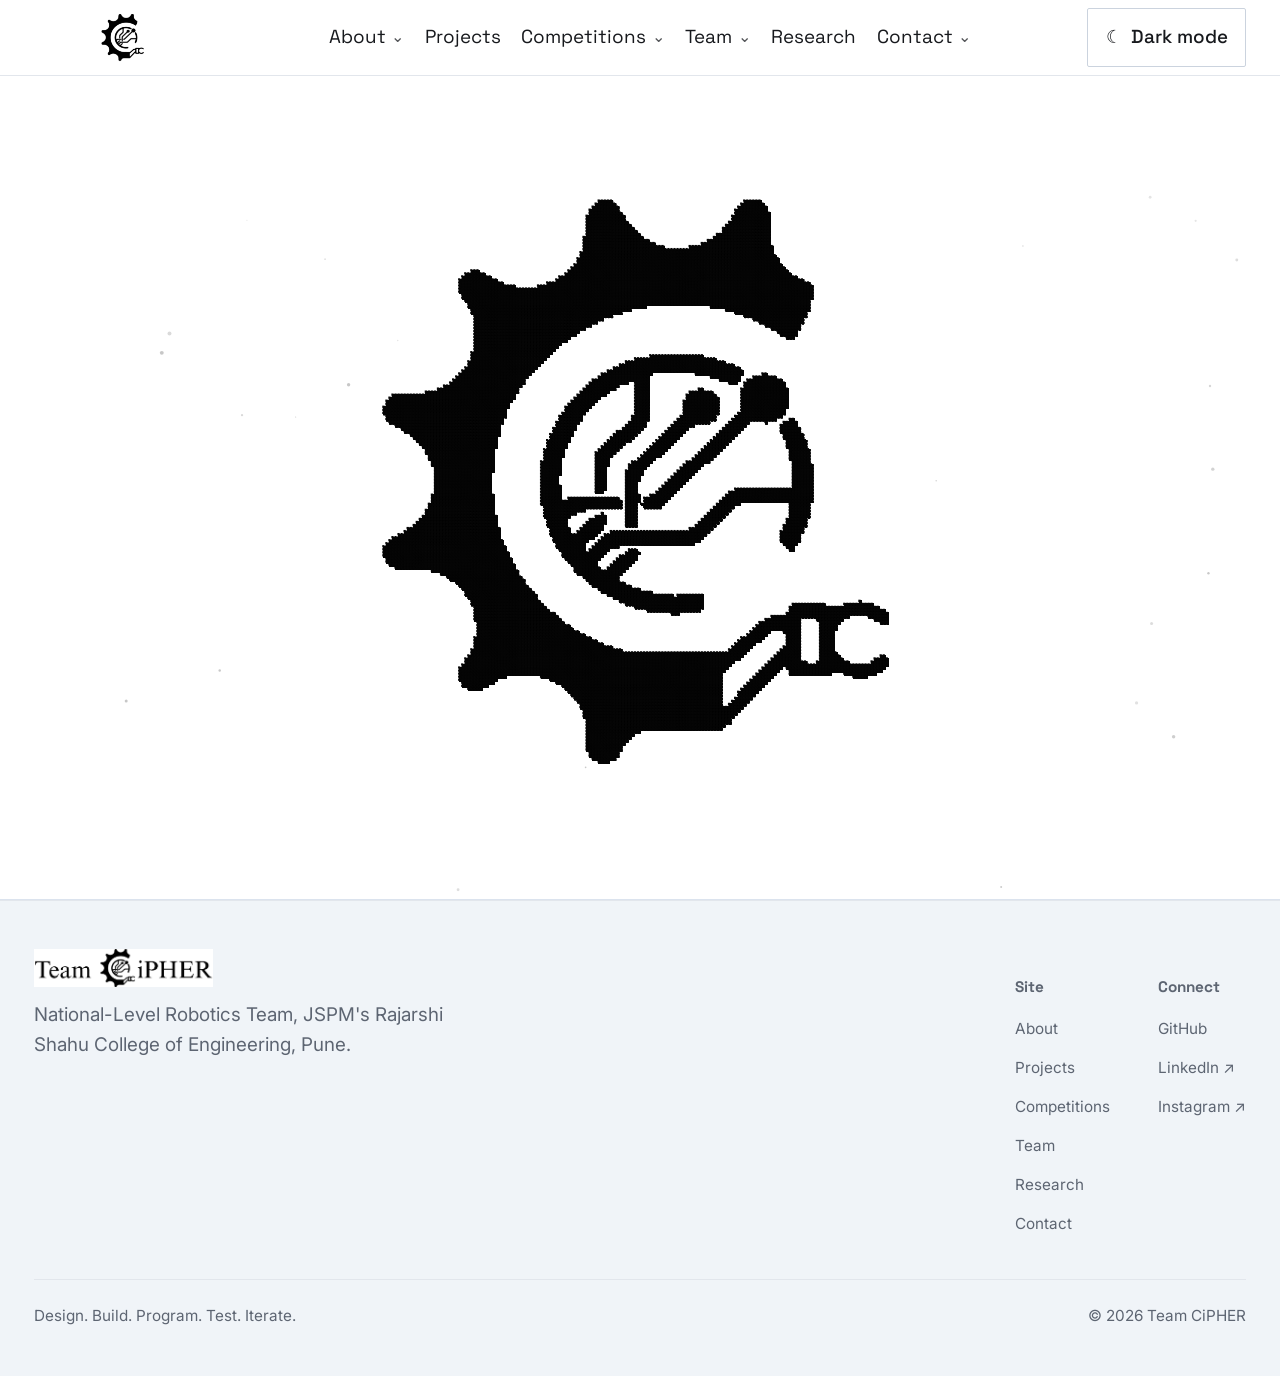
<file: index.html>
<!DOCTYPE html>
<html lang="en">
<head>
<meta charset="UTF-8">
<meta name="viewport" content="width=device-width, initial-scale=1.0">
<script>(function(){try{var t=localStorage.getItem('cipher-theme');document.documentElement.setAttribute('data-theme',t==='dark'?'dark':'light');}catch(e){document.documentElement.setAttribute('data-theme','light');}})();</script>
<title>Team CiPHER | Robotics Team | JSPM RSCOE Pune</title>
<meta name="description" content="Team CiPHER is a multidisciplinary student robotics team at JSPM RSCOE Pune, working across mechanical, electronics, programming and robotics research.">
<meta name="theme-color" content="#080808">
<link rel="canonical" href="https://roboconteamcipher.github.io/Team-CiPHER/">
<link rel="icon" type="image/png" sizes="32x32" href="assets/images/logos/CiPHER%20Logo%20Tab.png?v=2">
<link rel="shortcut icon" type="image/png" href="assets/images/logos/CiPHER%20Logo%20Tab.png?v=2">
<link rel="stylesheet" href="css/style.css?v=global-dark-4">

<link rel="stylesheet" href="css/animations.css?v=nav-dropdowns-1">
<link rel="stylesheet" href="css/responsive.css?v=nav-dropdowns-1">
</head>
<body class="home-page">
<header class="nav">
  <div class="wrap">
    <a href="index.html" class="nav-logo"><img src="assets/logos/CiPHER%20Logo%20Black.png" alt="CiPHER" class="nav-logo-image"></a>
    <nav class="nav-links" aria-label="Primary">
      <div class="nav-item nav-item-about"><a href="about.html" data-nav="about">About <span class="nav-chevron">⌄</span></a><div class="nav-popover about-popover"><strong>Explore Team CiPHER</strong><a href="about.html#about">Who We Are</a><a href="about.html#pipeline">Our Workflow</a><a href="about.html#competition-robots">Robots & Builds</a><a href="about.html#toolchain">Engineering Toolchain</a></div></div>
      <a href="projects.html" data-nav="projects">Projects</a>
      <div class="nav-item nav-item-competitions"><a href="competitions.html" data-nav="competitions">Competitions <span class="nav-chevron">⌄</span></a><div class="nav-popover competitions-popover"><div class="popover-heading"><span>COMPETITION HIGHLIGHTS</span><a href="competitions.html">All competitions ↗</a></div><div class="competition-popover-grid"><a class="competition-popover-card" href="competitions.html#robocon-2025"><img class="competition-popover-robocon-logo" src="assets/images/competitions/Robocon%202026%20Logo.png" alt="Robocon 2026 competition logo"><span>DD Robocon</span><small>National robotics competition</small></a><a class="competition-popover-card" href="projects.html"><img src="assets/images/competitions/Robofest%20Logo.png" alt="Robofest competition logo"><span>Robofest</span><small>Applied robotics projects</small></a><a class="competition-popover-card" href="competitions.html"><img src="assets/images/competitions/MindSpark%20Logo.png" alt="MindSpark competition logo"><span>MindSpark</span><small>Technical festival</small></a></div></div></div>
      <div class="nav-item nav-item-team"><a href="team.html" data-nav="team">Team <span class="nav-chevron">⌄</span></a><div class="nav-popover team-popover"><strong>Our domains</strong><a href="team.html#mechanical">Mechanical <span>CAD · Design · Analysis</span></a><a href="team.html#electronics">Electronics <span>Embedded · Sensors · Control</span></a><a href="team.html#programming">Programming <span>ROS 2 · Vision · Autonomy</span></a><a href="team.html#administration">Admin <span>Operations · Outreach</span></a></div></div>
      <a href="research.html" data-nav="research">Research</a>
      <div class="nav-item nav-item-contact"><a href="contact.html" data-nav="contact">Contact <span class="nav-chevron">⌄</span></a><div class="nav-popover contact-popover"><strong>Connect with us</strong><a href="https://linkedin.com/company/team-cipher" target="_blank" rel="noopener">LinkedIn ↗</a><a href="https://www.instagram.com/team_cipher_/" target="_blank" rel="noopener">Instagram ↗</a><a href="mailto:roboconteamcipher@gmail.com">Email us ↗</a></div></div>
    </nav>
    <button class="nav-theme-toggle btn" type="button" aria-label="Switch to dark mode" title="Switch to dark mode"><span class="theme-toggle-icon" aria-hidden="true">☾</span><span class="theme-toggle-label">Dark mode</span></button>
    <button class="nav-toggle" aria-label="Open menu" aria-expanded="false"><span></span><span></span><span></span></button>
  </div>
</header>

<div class="mobile-menu" aria-hidden="true">
  <button class="mobile-close" aria-label="Close menu">Close ✕</button>
  <ul>
    <li><a href="about.html">About</a></li><li><a href="projects.html">Projects</a></li><li><a href="competitions.html">Competitions</a></li><li><a href="team.html">Team</a></li><li><a href="research.html">Research</a></li><li><a href="contact.html">Contact</a></li><li class="mobile-theme-item"><button class="mobile-theme-toggle" type="button" aria-label="Switch to dark mode"><span class="theme-toggle-icon" aria-hidden="true">☾</span><span class="theme-toggle-label">Dark mode</span></button></li><li><a href="https://github.com/RoboconTeamCiPHER" target="_blank" rel="noopener">GitHub ↗</a></li>
  </ul>
</div>

<main id="main">
<section class="hero hero-cipher-cursor" aria-label="Team CiPHER logo">
  <div class="cipher-cursor-scene" aria-label="Animated three-dimensional CiPHER logo">
    <canvas id="cipher-cursor-dust" aria-hidden="true"></canvas>
    <canvas id="cipher-cursor-canvas" aria-hidden="true"></canvas>
  </div>
</section>
</main>

<footer class="site-footer">
  <div class="wrap">
    <div class="footer-top">
      <div>
        <div class="nav-logo"><img src="assets/logos/Team%20CiPHER%20Logo.png" data-logo-light="assets/logos/Team%20CiPHER%20Logo.png" data-logo-dark="assets/logos/Team%20CiPHER%20Logo%20W.png" alt="Team CiPHER" class="nav-logo-image footer-team-logo"></div>
        <p class="footer-description">National-Level Robotics Team, JSPM's Rajarshi Shahu College of Engineering, Pune.</p>
      </div>
      <div class="footer-cols">
        <div>
          <h5>Site</h5>
          <ul>
            <li><a href="about.html">About</a></li>
            <li><a href="projects.html">Projects</a></li>
            <li><a href="competitions.html">Competitions</a></li>
            <li><a href="team.html">Team</a></li>
            <li><a href="research.html">Research</a></li>
            <li><a href="contact.html">Contact</a></li>
          </ul>
        </div>
        <div>
          <h5>Connect</h5>
          <ul>
            <li><a href="https://github.com/RoboconTeamCiPHER" target="_blank" rel="noopener">GitHub</a></li>
            <li><a href="https://linkedin.com/company/team-cipher" target="_blank" rel="noopener">LinkedIn ↗</a></li>
            <li><a href="https://www.instagram.com/team_cipher_/" target="_blank" rel="noopener">Instagram ↗</a></li>
          </ul>
        </div>
      </div>
    </div>
    <div class="footer-bottom">
      <span>Design. Build. Program. Test. Iterate.</span>
      <span>© <span data-year>2026</span> Team CiPHER</span>
    </div>
  </div>
</footer>

<script src="js/main.js"></script>
<script src="js/animations.js"></script>
<script src="js/cipher-logo-cursor.js?v=dark-logo-2"></script>
</body>
</html>
</file>
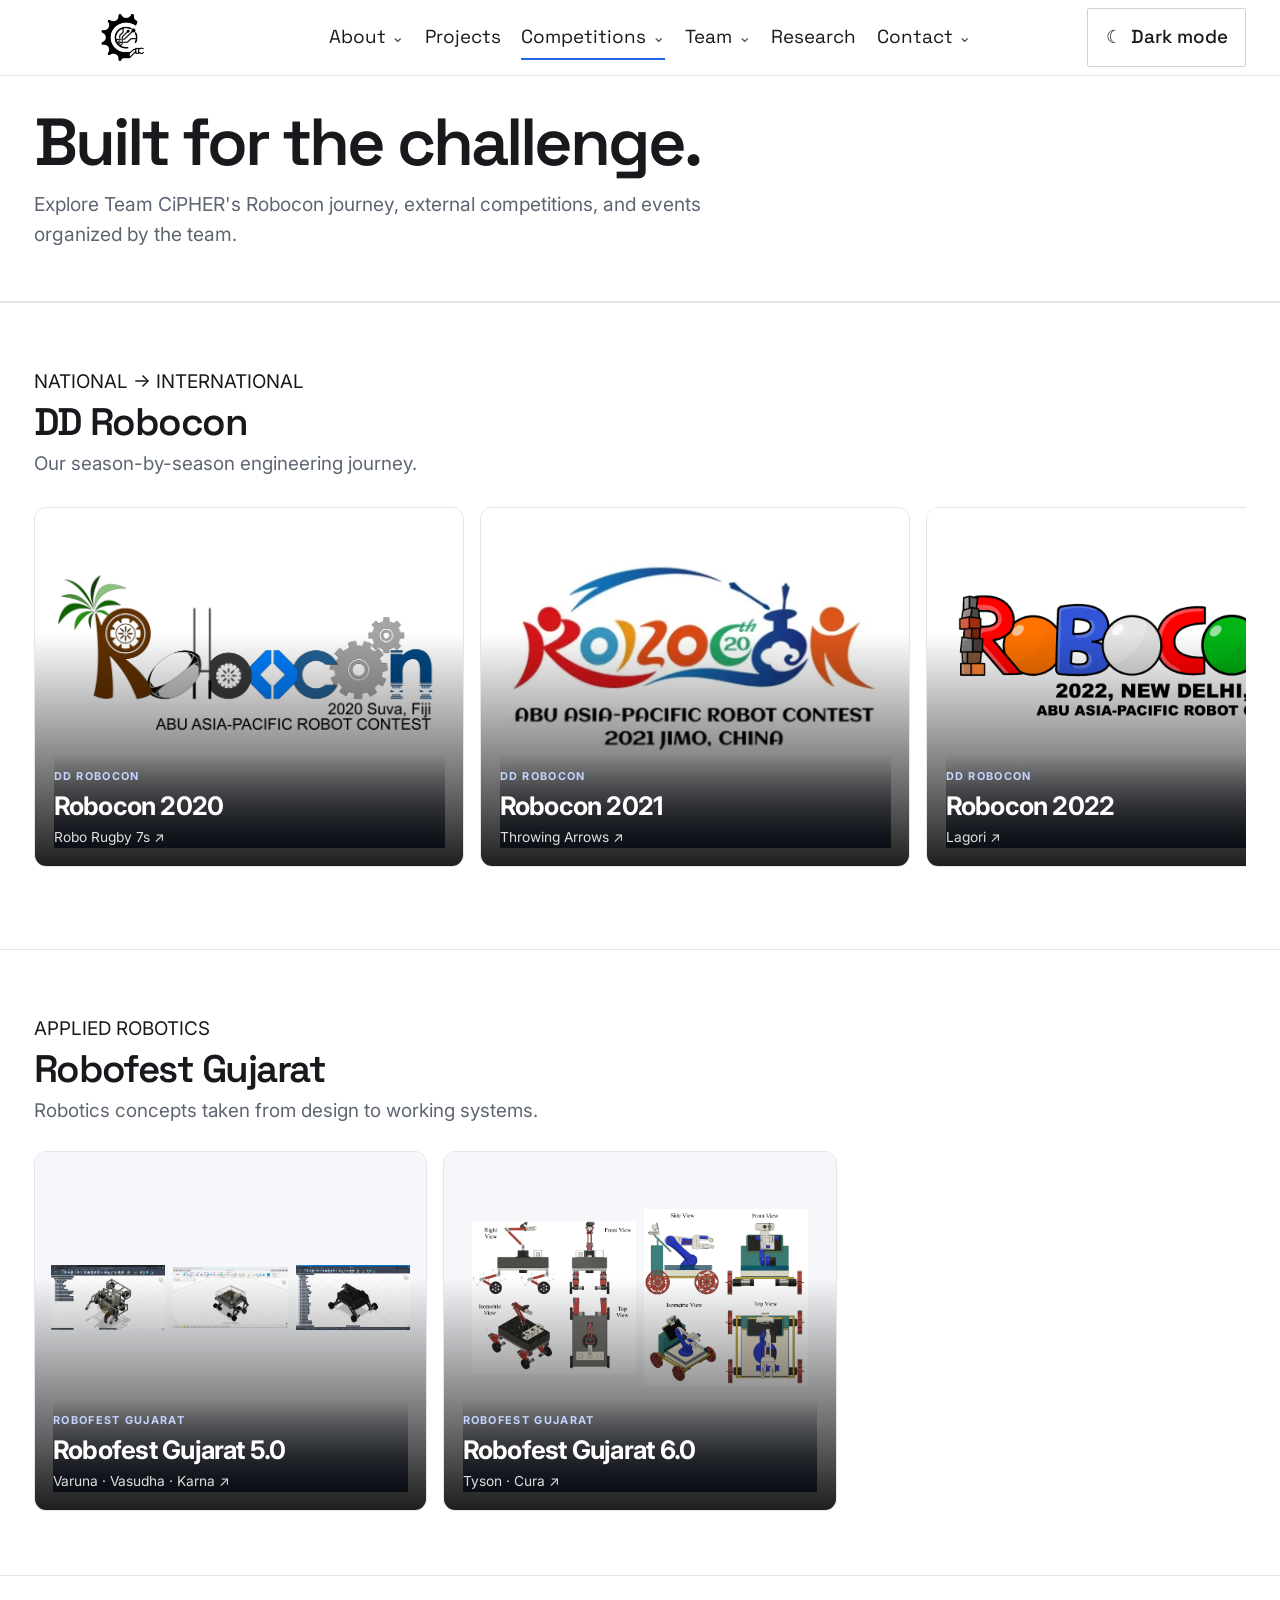
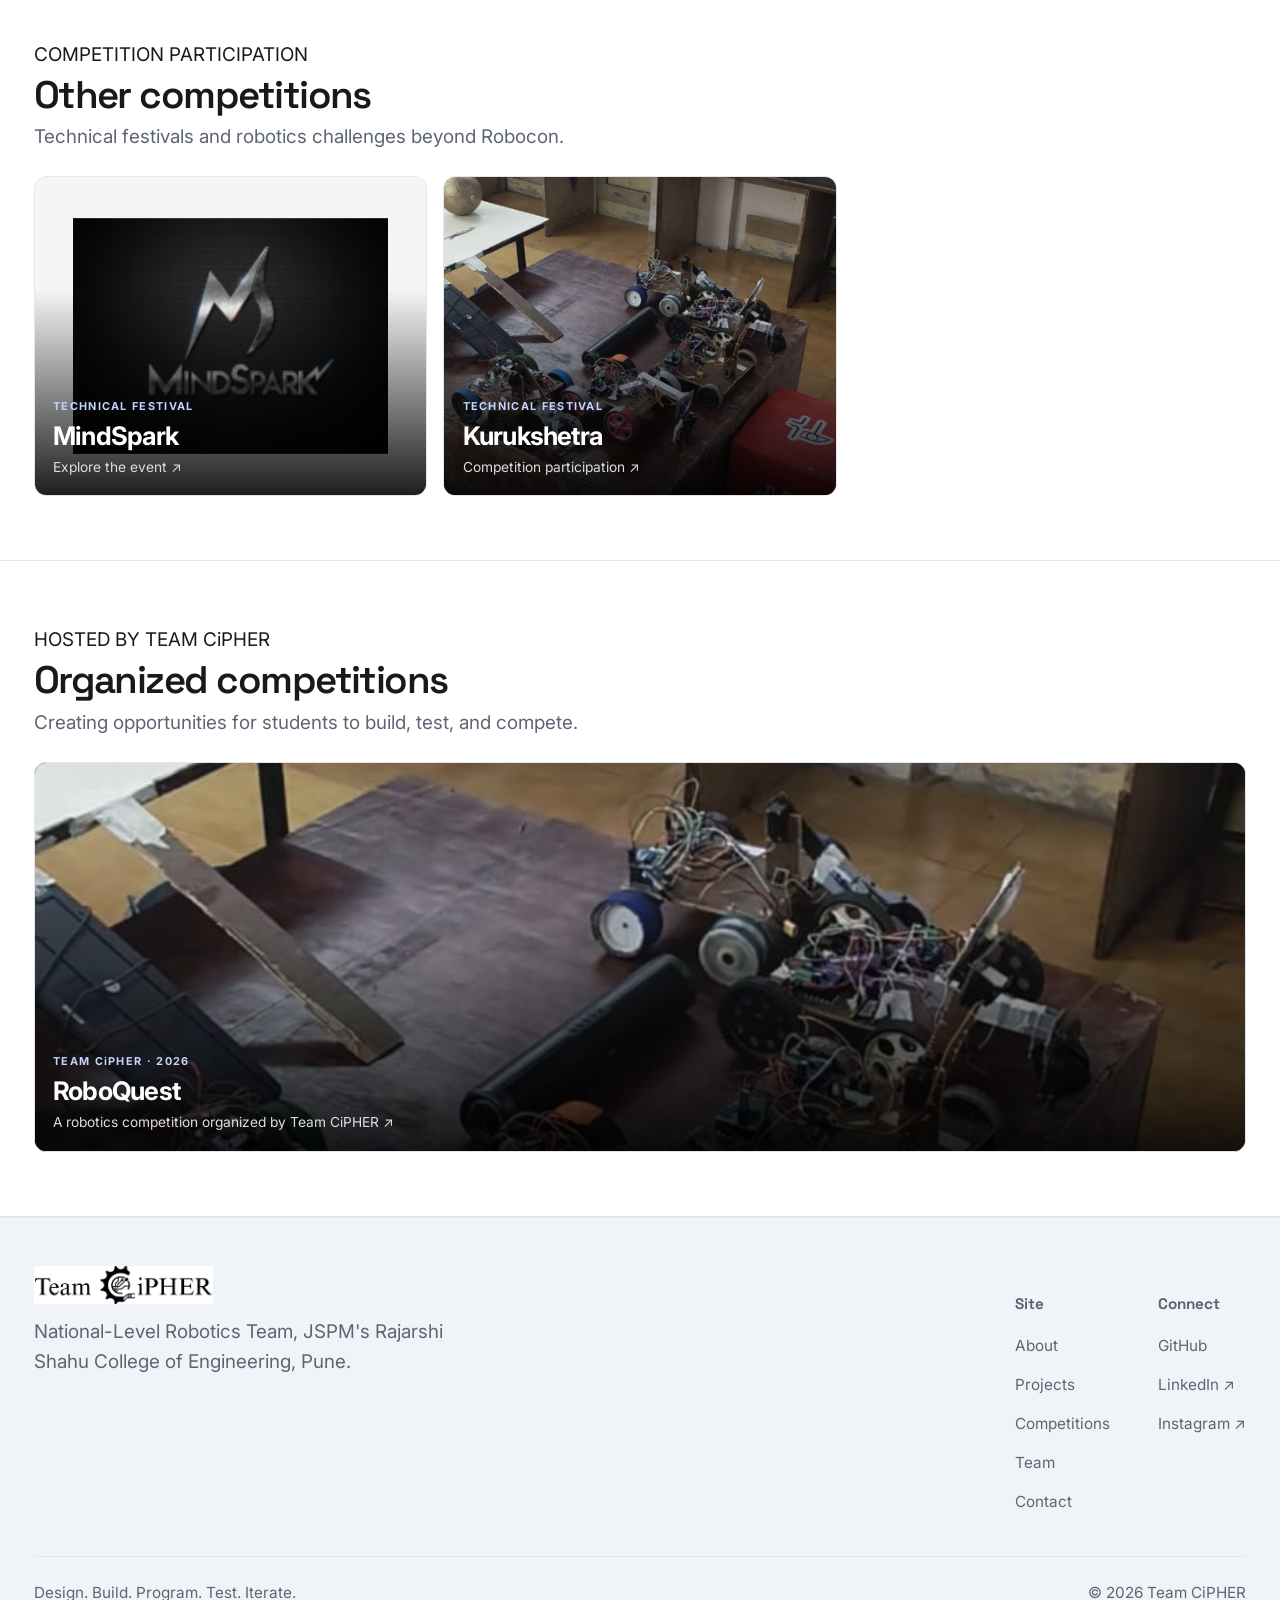
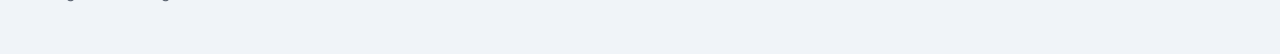
<file: competitions.html>
<!DOCTYPE html>
<html lang="en">
<head>
<meta charset="UTF-8">
<meta name="viewport" content="width=device-width, initial-scale=1.0">
<script>(function(){try{var t=localStorage.getItem('cipher-theme');document.documentElement.setAttribute('data-theme',t==='dark'?'dark':'light');}catch(e){document.documentElement.setAttribute('data-theme','light');}})();</script>
<title>Competitions | Team CiPHER</title>
<meta name="description" content="Team CiPHER's competition history — DD Robocon, ABU Robocon, MindSparks, Bot Wrestling and other robotics challenges.">
<meta name="theme-color" content="#080808">
<link rel="canonical" href="https://roboconteamcipher.github.io/Team-CiPHER/competitions.html">
<link rel="icon" type="image/png" sizes="32x32" href="assets/images/logos/CiPHER%20Logo%20Tab.png?v=2">
<link rel="shortcut icon" type="image/png" href="assets/images/logos/CiPHER%20Logo%20Tab.png?v=2">
<link rel="stylesheet" href="css/style.css?v=global-dark-5">
<link rel="stylesheet" href="css/animations.css?v=nav-fix-2">
<link rel="stylesheet" href="css/responsive.css?v=nav-fix-2">
<style>
.competition-tile-track{overflow-x:auto;scrollbar-width:none;cursor:grab;touch-action:pan-y;user-select:none;-webkit-user-select:none}
.competition-tile-track::-webkit-scrollbar{display:none}
.competition-tile-track.is-dragging{cursor:grabbing;scroll-behavior:auto;scroll-snap-type:none}
.competition-tile-track .competition-tile{user-select:none;-webkit-user-drag:none}
.robocon-tile-track .competition-tile{flex-basis:clamp(300px,34vw,430px);height:clamp(270px,29vw,360px)}
.robocon-tile>img.robocon-season-logo{width:100%;height:100%;object-fit:contain!important;object-position:center!important;padding:18px 20px 76px;background:#fff;box-sizing:border-box;transform:none!important;filter:none!important}
.robocon-tile:hover>img.robocon-season-logo{transform:none!important;filter:none!important}
.robocon-tile .tile-overlay{background:linear-gradient(180deg,rgba(8,12,20,0),rgba(8,12,20,.92));padding:14px 0 0}
@media(max-width:600px){.robocon-tile-track .competition-tile{flex-basis:88vw;height:280px}.robocon-tile>img.robocon-season-logo{padding:14px 14px 76px}}
.competition-hero{min-height:0;display:block;padding:calc(var(--nav-h) + 2rem) var(--gutter) clamp(2rem,4vw,3.5rem);text-align:left}
.competition-hero>*{width:min(100%,var(--content-max));margin-left:0;margin-right:0}
.competition-hero .kicker{margin-bottom:.65rem}
.competition-hero h1{font-size:clamp(2.6rem,5.2vw,4.4rem);line-height:1.04;max-width:18ch;letter-spacing:-.045em}
.competition-hero .sub{margin-top:.8rem;max-width:62ch;font-size:clamp(1.05rem,1.5vw,1.3rem);line-height:1.55}
@media(max-width:600px){.competition-hero{padding-top:calc(var(--nav-h) + 1.5rem);padding-bottom:2rem}.competition-hero h1{font-size:clamp(2.25rem,10vw,3.2rem)}.competition-hero .sub{font-size:1rem}}
</style>
</head>
<body>

<header class="nav is-scrolled">
  <div class="wrap">
    <a href="index.html" class="nav-logo"><img src="assets/logos/CiPHER%20Logo%20Black.png" alt="CiPHER" class="nav-logo-image"></a>
    <nav class="nav-links" aria-label="Primary">
      <div class="nav-item nav-item-about"><a href="about.html" data-nav="about">About <span class="nav-chevron">⌄</span></a><div class="nav-popover about-popover"><strong>Explore Team CiPHER</strong><a href="about.html#about">Who We Are</a><a href="about.html#pipeline">Our Workflow</a><a href="about.html#competition-robots">Robots & Builds</a><a href="about.html#toolchain">Engineering Toolchain</a></div></div>
      <a href="projects.html" data-nav="projects">Projects</a>
      <div class="nav-item nav-item-competitions"><a href="competitions.html" data-nav="competitions">Competitions <span class="nav-chevron">⌄</span></a><div class="nav-popover competitions-popover"><div class="popover-heading"><span>COMPETITIONS</span><a href="competitions.html">All competitions ↗</a></div><div class="competition-popover-grid"><a class="competition-popover-card" href="competitions.html#robocon-2025"><img class="competition-popover-robocon-logo" src="assets/images/competitions/Robocon%202026%20Logo.png" alt="Robocon 2026 competition logo"><span>DD Robocon</span><small>National robotics competition</small></a><a class="competition-popover-card" href="projects.html"><img src="assets/images/competitions/Robofest%20Logo.png" alt="Robofest competition logo"><span>Robofest</span><small>Applied robotics projects</small></a><a class="competition-popover-card" href="competitions.html"><img src="assets/images/competitions/MindSpark%20Logo.png" alt="MindSpark competition logo"><span>MindSpark</span><small>Technical festival</small></a></div></div></div>
      <div class="nav-item nav-item-team"><a href="team.html" data-nav="team">Team <span class="nav-chevron">⌄</span></a><div class="nav-popover team-popover"><strong>Our domains</strong><a href="team.html#mechanical">Mechanical <span>CAD · Design · Analysis</span></a><a href="team.html#electronics">Electronics <span>Embedded · Sensors · Control</span></a><a href="team.html#programming">Programming <span>ROS 2 · Vision · Autonomy</span></a><a href="team.html#administration">Admin <span>Operations · Outreach</span></a></div></div>
      <a href="research.html" data-nav="research">Research</a>
      <div class="nav-item nav-item-contact"><a href="contact.html" data-nav="contact">Contact <span class="nav-chevron">⌄</span></a><div class="nav-popover contact-popover"><strong>Connect with us</strong><a href="https://linkedin.com/company/team-cipher" target="_blank" rel="noopener">LinkedIn ↗</a><a href="https://www.instagram.com/team_cipher_/" target="_blank" rel="noopener">Instagram ↗</a><a href="mailto:roboconteamcipher@gmail.com">Email us ↗</a></div></div>
    </nav>
    <button class="nav-theme-toggle btn" type="button" aria-label="Switch to dark mode" title="Switch to dark mode"><span class="theme-toggle-icon" aria-hidden="true">☾</span><span class="theme-toggle-label">Dark mode</span></button>
    <button class="nav-toggle" aria-label="Open menu" aria-expanded="false"><span></span><span></span><span></span></button>
  </div>
</header>

<div class="mobile-menu" aria-hidden="true">
  <button class="mobile-close" aria-label="Close menu">Close ✕</button>
  <ul>
    <li><a href="about.html">About</a></li><li><a href="projects.html">Projects</a></li><li><a href="competitions.html">Competitions</a></li><li><a href="team.html">Team</a></li><li><a href="research.html">Research</a></li><li><a href="contact.html">Contact</a></li><li class="mobile-theme-item"><button class="mobile-theme-toggle" type="button" aria-label="Switch to dark mode"><span class="theme-toggle-icon" aria-hidden="true">☾</span><span class="theme-toggle-label">Dark mode</span></button></li><li><a href="https://github.com/RoboconTeamCiPHER" target="_blank" rel="noopener">GitHub ↗</a></li>
  </ul>
</div>

<main id="main" class="competition-hub">
  <section class="page-hero competition-hero">
    <h1 data-reveal>Built for the challenge.</h1>
    <p class="sub" data-reveal>Explore Team CiPHER's Robocon journey, external competitions, and events organized by the team.</p>
  </section>

  <section class="competition-row-section" aria-labelledby="robocon-heading">
    <div class="wrap">
      <div class="competition-row-heading">
        <div><div class="kicker">NATIONAL → INTERNATIONAL</div><h2 id="robocon-heading">DD Robocon</h2><p>Our season-by-season engineering journey.</p></div>
        
      </div>
      <div class="competition-tile-track robocon-tile-track" id="robocon-track" tabindex="0" aria-label="DD Robocon seasons">
        <a class="competition-tile robocon-tile" href="#robocon-2020"><img class="robocon-season-logo" src="assets/images/competitions/Robocon%202020%20Theme.png" alt="Robocon 2020 theme logo" loading="lazy"><span class="tile-overlay"><small>DD ROBOCON</small><strong>Robocon 2020</strong><span>Robo Rugby 7s ↗</span></span></a>
        <a class="competition-tile robocon-tile" href="#robocon-2021"><img class="robocon-season-logo" src="assets/images/competitions/Robocon%202021%20Logo.png" alt="Robocon 2021 logo" loading="lazy"><span class="tile-overlay"><small>DD ROBOCON</small><strong>Robocon 2021</strong><span>Throwing Arrows ↗</span></span></a>
        <a class="competition-tile robocon-tile" href="#robocon-2022"><img class="robocon-season-logo" src="assets/images/competitions/Robocon%202022%20Logo.png" alt="Robocon 2022 logo" loading="lazy"><span class="tile-overlay"><small>DD ROBOCON</small><strong>Robocon 2022</strong><span>Lagori ↗</span></span></a>
        <a class="competition-tile robocon-tile" href="#robocon-2023"><img class="robocon-season-logo" src="assets/images/competitions/robocon%202023%20logo.png" alt="Robocon 2023 logo" loading="lazy"><span class="tile-overlay"><small>DD ROBOCON</small><strong>Robocon 2023</strong><span>Casting Flowers ↗</span></span></a>
        <a class="competition-tile robocon-tile" href="#robocon-2024"><img class="robocon-season-logo" src="assets/images/competitions/Robocon%202024%20Logo.png" alt="Robocon 2024 logo" loading="lazy"><span class="tile-overlay"><small>DD ROBOCON</small><strong>Robocon 2024</strong><span>Harvest Day ↗</span></span></a>
        <a class="competition-tile robocon-tile" href="#robocon-2025"><img class="robocon-season-logo" src="assets/images/competitions/Robocon%202025%20Logo.png" alt="Robocon 2025 logo" loading="lazy"><span class="tile-overlay"><small>DD ROBOCON</small><strong>Robocon 2025</strong><span>Robot Basketball ↗</span></span></a>
        <a class="competition-tile robocon-tile" href="#robocon-2026"><img class="robocon-season-logo" src="assets/images/competitions/Robocon%202026%20Logo.png" alt="Robocon 2026 logo" loading="lazy"><span class="tile-overlay"><small>DD ROBOCON</small><strong>Robocon 2026</strong><span>Kung Fu Quest ↗</span></span></a>
      </div>
      
    </div>
  </section>

  <section class="competition-row-section" aria-labelledby="robofest-heading">
    <div class="wrap">
      <div class="competition-row-heading"><div><div class="kicker">APPLIED ROBOTICS</div><h2 id="robofest-heading">Robofest Gujarat</h2><p>Robotics concepts taken from design to working systems.</p></div></div>
      <div class="competition-tile-grid">
        <a class="competition-tile robofest-season-tile" href="projects.html#varuna" aria-label="Robofest Gujarat 5.0 — Varuna, Vasudha and Karna robots">
          <div class="robofest-robot-gallery robofest-gallery-three">
            <img src="assets/images/robots/Varuna.jpg" alt="Varuna robot" loading="lazy">
            <img src="assets/images/robots/Vasudha.jpg" alt="Vasudha robot" loading="lazy">
            <img src="assets/images/robots/Karna.jpg" alt="Karna robot" loading="lazy">
          </div>
          <span class="tile-overlay"><small>ROBOFEST GUJARAT</small><strong>Robofest Gujarat 5.0</strong><span>Varuna · Vasudha · Karna ↗</span></span>
        </a>
        <a class="competition-tile robofest-season-tile" href="projects.html#tyson" aria-label="Robofest Gujarat 6.0 — Tyson and Cura robots">
          <div class="robofest-robot-gallery robofest-gallery-two">
            <img src="assets/images/robots/Tyson%20First%20Angled%20Projection.png" alt="Tyson robot" loading="lazy">
            <img src="assets/images/robots/Cura%20First%20Angled%20Projection.png" alt="Cura robot" loading="lazy">
          </div>
          <span class="tile-overlay"><small>ROBOFEST GUJARAT</small><strong>Robofest Gujarat 6.0</strong><span>Tyson · Cura ↗</span></span>
        </a>
      </div>
    </div>
  </section>

  <section class="competition-row-section" aria-labelledby="other-heading">
    <div class="wrap">
      <div class="competition-row-heading"><div><div class="kicker">COMPETITION PARTICIPATION</div><h2 id="other-heading">Other competitions</h2><p>Technical festivals and robotics challenges beyond Robocon.</p></div></div>
      <div class="competition-tile-grid">
        <a class="competition-tile" href="https://mindspark.org/" target="_blank" rel="noopener"><img class="tile-contain" src="assets/images/competitions/MindSpark%20Logo.png?v=2" alt="MindSpark logo" loading="lazy"><span class="tile-overlay"><small>TECHNICAL FESTIVAL</small><strong>MindSpark</strong><span>Explore the event ↗</span></span></a>
        <a class="competition-tile" href="https://www.kurukshetra.org.in/" target="_blank" rel="noopener"><img class="tile-contain tile-kurukshetra" src="assets/images/competitions/roboquest.jpeg" alt="Robotics competition visual" loading="lazy"><span class="tile-overlay"><small>TECHNICAL FESTIVAL</small><strong>Kurukshetra</strong><span>Competition participation ↗</span></span></a>
      </div>
    </div>
  </section>

  <section class="competition-row-section organized-competitions" aria-labelledby="organized-heading">
    <div class="wrap">
      <div class="competition-row-heading"><div><div class="kicker">HOSTED BY TEAM CiPHER</div><h2 id="organized-heading">Organized competitions</h2><p>Creating opportunities for students to build, test, and compete.</p></div></div>
      <div class="competition-tile-grid competition-tile-grid-single">
        <a class="competition-tile wide-competition-tile" href="https://roboconteamcipher.github.io/Team-CiPHER/" ><img src="assets/images/competitions/roboquest.jpeg" alt="RoboQuest event" loading="lazy"><span class="tile-overlay"><small>TEAM CiPHER · 2026</small><strong>RoboQuest</strong><span>A robotics competition organized by Team CiPHER ↗</span></span></a>
      </div>
    </div>
  </section>


</main>

  <dialog class="competition-detail-dialog" id="competition-detail-dialog" aria-labelledby="competition-dialog-title">
    <div class="competition-dialog-shell">
      <button type="button" class="competition-dialog-close" aria-label="Close competition details">×</button>
      <div class="competition-dialog-kicker" id="competition-dialog-kicker">COMPETITION DETAILS</div>
      <h2 id="competition-dialog-title">DD Robocon</h2>
      <p class="competition-dialog-subtitle" id="competition-dialog-subtitle"></p>
      <div class="competition-dialog-robot-gallery" id="competition-dialog-robot-gallery" aria-label="Team CiPHER season robots"></div>
      <div class="competition-dialog-content">
        <section><h3>About the competition</h3><p id="competition-dialog-about"></p></section>
        <section><h3>Team CiPHER participation</h3><p id="competition-dialog-participation"></p></section>
        <section><h3>Results and highlights</h3><p id="competition-dialog-results"></p></section>
      </div>
      <div class="competition-dialog-actions"><button type="button" class="btn competition-dialog-done">Close</button></div>
    </div>
  </dialog>

<style>
.competition-detail-dialog{width:min(720px,calc(100vw - 32px));max-width:none;max-height:min(84vh,820px);padding:0;border:1px solid #dbe3ef;border-radius:18px;background:#fff;color:#151b2a;box-shadow:0 28px 90px rgba(17,24,39,.24);overflow:auto}
.competition-detail-dialog::backdrop{background:rgba(16,24,40,.56);backdrop-filter:blur(3px)}
.competition-dialog-shell{padding:clamp(24px,5vw,44px);position:relative}
.competition-dialog-close{position:absolute;right:20px;top:14px;border:0;background:transparent;font-size:30px;line-height:1;cursor:pointer;color:#53627a}
.competition-dialog-kicker{font-size:.76rem;font-weight:750;letter-spacing:.12em;color:#2868f5;margin-bottom:12px}
.competition-dialog-shell h2{font-size:clamp(1.8rem,4vw,2.6rem);line-height:1.1;margin:0 42px 10px 0}
.competition-dialog-subtitle{font-size:1.05rem;color:#5b6b84;margin:0 0 26px}
.competition-dialog-robot-gallery{display:grid;grid-template-columns:minmax(0,1fr);gap:14px;margin-bottom:26px}
.competition-dialog-robot-gallery.has-multiple-robots{grid-template-columns:repeat(2,minmax(0,1fr))}
.competition-dialog-robot-figure{margin:0;min-width:0;border:1px solid #e1e7f0;border-radius:12px;overflow:hidden;background:#f5f7fa}
.competition-dialog-robot-figure img{display:block;width:100%;height:clamp(180px,28vw,300px);object-fit:contain;object-position:center;background:#f5f7fa}
.competition-dialog-robot-figure figcaption{padding:10px 14px;font-size:.85rem;color:#53627a;border-top:1px solid #e1e7f0}
.robofest-season-tile{height:clamp(270px,29vw,360px);background:#f5f7fa}
.robofest-robot-gallery{position:absolute;inset:0 0 66px;display:grid;align-items:center;gap:8px;padding:16px;box-sizing:border-box;background:#f5f7fa}
.robofest-gallery-three{grid-template-columns:repeat(3,minmax(0,1fr))}
.robofest-gallery-two{grid-template-columns:repeat(2,minmax(0,1fr));padding:20px 28px}
.robofest-robot-gallery img{width:100%;height:100%;max-height:230px;object-fit:contain;min-width:0}
.robofest-season-tile .tile-overlay{background:linear-gradient(180deg,rgba(8,12,20,0),rgba(8,12,20,.96));padding-top:12px}
@media(max-width:560px){.competition-dialog-robot-gallery.has-multiple-robots{grid-template-columns:minmax(0,1fr)}.competition-dialog-robot-figure img{height:230px}}
@media(max-width:600px){.robofest-season-tile{height:280px}.robofest-robot-gallery{padding:10px}.robofest-gallery-two{padding:14px}.robofest-robot-gallery img{max-height:180px}}
.competition-dialog-content{display:grid;gap:18px}
.competition-dialog-content section{border-top:1px solid #e1e7f0;padding-top:16px}
.competition-dialog-content h3{font-size:1rem;margin:0 0 7px}
.competition-dialog-content p{color:#53627a;line-height:1.65;margin:0}
.competition-dialog-actions{display:flex;justify-content:flex-end;margin-top:26px}
.competition-dialog-done{cursor:pointer}
@media(max-width:600px){.competition-dialog-shell{padding:28px 22px}.competition-dialog-close{right:14px;top:12px}}
</style>

<footer class="site-footer">
  <div class="wrap">
    <div class="footer-top">
      <div>
        <div class="nav-logo"><img src="assets/logos/Team%20CiPHER%20Logo.png" data-logo-light="assets/logos/Team%20CiPHER%20Logo.png" data-logo-dark="assets/logos/Team%20CiPHER%20Logo%20W.png" alt="Team CiPHER" class="nav-logo-image footer-team-logo"></div>
        <p class="footer-description">National-Level Robotics Team, JSPM's Rajarshi Shahu College of Engineering, Pune.</p>
      </div>
      <div class="footer-cols">
        <div>
          <h5>Site</h5>
          <ul>
            <li><a href="about.html">About</a></li>
            <li><a href="projects.html">Projects</a></li>
            <li><a href="competitions.html">Competitions</a></li>
            <li><a href="team.html">Team</a></li>
            <li><a href="contact.html">Contact</a></li>
          </ul>
        </div>
        <div>
          <h5>Connect</h5>
          <ul>
            <li><a href="https://github.com/RoboconTeamCiPHER" target="_blank" rel="noopener">GitHub</a></li>
            <li><a href="https://linkedin.com/company/team-cipher" target="_blank" rel="noopener">LinkedIn ↗</a></li>
            <li><a href="https://www.instagram.com/team_cipher_/" target="_blank" rel="noopener">Instagram ↗</a></li>
          </ul>
        </div>
      </div>
    </div>
    <div class="footer-bottom">
      <span>Design. Build. Program. Test. Iterate.</span>
      <span>© <span data-year>2026</span> Team CiPHER</span>
    </div>
  </div>
</footer>

<script>
(function(){
 const dialog=document.getElementById('competition-detail-dialog');
 if(!dialog)return;
 const data={
  '2020':{images:["assets/images/robots/Robocon%202020%20Design.jpg","assets/images/robots/Robocon%202020%20Design%20R2.jpg"],title:'DD Robocon 2020 — Robo Rugby 7s',subtitle:'Robocon season · 2020',about:'The 2020 DD Robocon challenge was based on Robo Rugby 7s, requiring teams to design and build robots for a task-driven competition.',participation:'Team CiPHER participated in the national DD Robocon competition with its season robot.',results:'Stage 1: 95 / 100.'},
  '2021':{images:["assets/images/robots/Robocon%202021%20Robot%201.jpg","assets/images/robots/Robocon%202021%20Robot%202.jpg"],title:'DD Robocon 2021 — Throwing Arrows into Pots',subtitle:'Robocon season · 2021',about:'The 2021 challenge focused on robots throwing arrows into pots, combining mechanism design, control, and repeatable task execution.',participation:'Team CiPHER participated in the national DD Robocon competition with its season robot.',results:'Stage 1: 100 / 100.'},
  '2022':{images:["assets/images/robots/Robocon%202022%20Robot.jpg","assets/images/robots/Robocon%202022%20Throwing%20Robot.jpg"],title:'DD Robocon 2022 — Lagori',subtitle:'Robocon season · 2022',about:'Lagori challenged teams to build robots that could complete the competition tasks around the traditional game.',participation:'Team CiPHER progressed through the national competition stages with its 2022 robot.',results:'Stage 1: 96 / 100 · Stage 2: 89 / 100 · Stage 3: 20th nationally.'},
  '2023':{images:["assets/images/robots/Robocon%202023%20Elephant%20Robot.png"],title:'DD Robocon 2023 — Casting Flowers over Angkor Wat',subtitle:'Robocon season · 2023',about:'The 2023 theme centered on casting flowers over Angkor Wat, requiring coordinated robot mechanisms and accurate task execution.',participation:'Team CiPHER competed nationally with its 2023 robot, developing the mechanical and control systems for the challenge.',results:'Stage 1: 100 / 100 · Stage 2: 85 / 100 · Stage 3: 10th nationally. ₹35,000 prize and Autodesk Best Fusion 360 Design Award.'},
  '2024':{images:["assets/images/robots/Robocon%202024%20R1.png","assets/images/robots/Robocon%202024%20R2.png"],title:'DD Robocon 2024 — Harvest Day',subtitle:'Robocon season · 2024',about:'Harvest Day focused on robotic collection and placement tasks, requiring coordinated mechanisms and reliable autonomous or controlled operation.',participation:'Team CiPHER participated in the national DD Robocon 2024 competition.',results:'Stage 1: 99 / 100 · Stage 2: 85 / 100 · Stage 3: 14th nationally.'},
  '2025':{images:["assets/images/robots/Robocon%202025%20R1.png","assets/images/robots/Robocon%202025%20R2.png"],title:'DD Robocon 2025 — Robot Basketball',subtitle:'Robocon season · 2025',about:'Robot Basketball challenged teams to design robots capable of performing basketball-related tasks within the competition arena.',participation:'Team CiPHER competed in DD Robocon 2025 with its competition robot.',results:'Stage 1: 93 / 100 · Stage 2: 90 / 100.'},
  '2026':{images:["assets/images/robots/Robocon%202026%20R2.png"],title:'DD Robocon 2026 — Kung Fu Quest',subtitle:'Robocon season · 2026',about:'Kung Fu Quest is the 2026 ABU Robocon theme, built around robotic tasks inspired by kung fu movements and coordinated challenges.',participation:'Team CiPHER developed its Robocon 2026 R2 robot for the season.',results:'Stage 1: 89 / 100.'}
 };
 function open(key){const d=data[key];if(!d)return;document.getElementById('competition-dialog-kicker').textContent='DD ROBOCON · SEASON '+key;document.getElementById('competition-dialog-title').textContent=d.title;document.getElementById('competition-dialog-subtitle').textContent=d.subtitle;const robotGallery=document.getElementById('competition-dialog-robot-gallery');robotGallery.replaceChildren();d.images.forEach(function(src,index){const figure=document.createElement('figure');figure.className='competition-dialog-robot-figure';const image=document.createElement('img');image.src=src;image.alt='Team CiPHER Robocon '+key+' robot '+(d.images.length>1?index+1:'');image.loading='lazy';const caption=document.createElement('figcaption');caption.textContent='Team CiPHER · Robocon '+key+(d.images.length>1?' · Robot '+(index+1):' robot');figure.append(image,caption);robotGallery.appendChild(figure);});robotGallery.classList.toggle('has-multiple-robots',d.images.length>1);document.getElementById('competition-dialog-about').textContent=d.about;document.getElementById('competition-dialog-participation').textContent=d.participation;document.getElementById('competition-dialog-results').textContent=d.results;dialog.showModal();}
 document.querySelectorAll('.robocon-tile[href^="#robocon-"]').forEach(function(tile){tile.addEventListener('click',function(e){e.preventDefault();open(tile.getAttribute('href').replace('#robocon-',''));});});
 dialog.querySelector('.competition-dialog-close').addEventListener('click',()=>dialog.close());
 dialog.querySelector('.competition-dialog-done').addEventListener('click',()=>dialog.close());
 dialog.addEventListener('click',e=>{if(e.target===dialog)dialog.close();});
 document.addEventListener('keydown',e=>{if(e.key==='Escape'&&dialog.open)dialog.close();});
})();
</script>
<script>
(function () {
  document.querySelectorAll('.competition-tile-track').forEach(function (track) {
    let isDragging = false;
    let startX = 0;
    let startScrollLeft = 0;
    let moved = false;

    track.style.cursor = 'grab';
    track.style.userSelect = 'none';
    track.querySelectorAll('img').forEach(function (img) {
      img.draggable = false;
    });

    track.addEventListener('pointerdown', function (event) {
      if (event.pointerType === 'mouse' && event.button !== 0) return;
      isDragging = true;
      moved = false;
      startX = event.clientX;
      startScrollLeft = track.scrollLeft;
      track.style.cursor = 'grabbing';
      track.classList.add('is-dragging');
    });

    track.addEventListener('pointermove', function (event) {
      if (!isDragging) return;
      const delta = event.clientX - startX;
      if (Math.abs(delta) > 4) moved = true;
      track.scrollLeft = startScrollLeft - delta;
    });

    function stopDragging() {
      if (!isDragging) return;
      isDragging = false;
      track.style.cursor = 'grab';
      track.classList.remove('is-dragging');
      if (moved) {
        track.dataset.dragged = 'true';
        window.setTimeout(function () { delete track.dataset.dragged; }, 80);
      }
    }

    track.addEventListener('pointerup', stopDragging);
    track.addEventListener('pointercancel', stopDragging);
    track.addEventListener('pointerleave', stopDragging);

    track.addEventListener('click', function (event) {
      if (track.dataset.dragged === 'true') {
        event.preventDefault();
        event.stopPropagation();
      }
    }, true);
  });
})();
</script>
<script src="js/main.js"></script>
<script src="js/navigation.js"></script>
<script src="js/animations.js"></script>
</body>
</html>
</file>
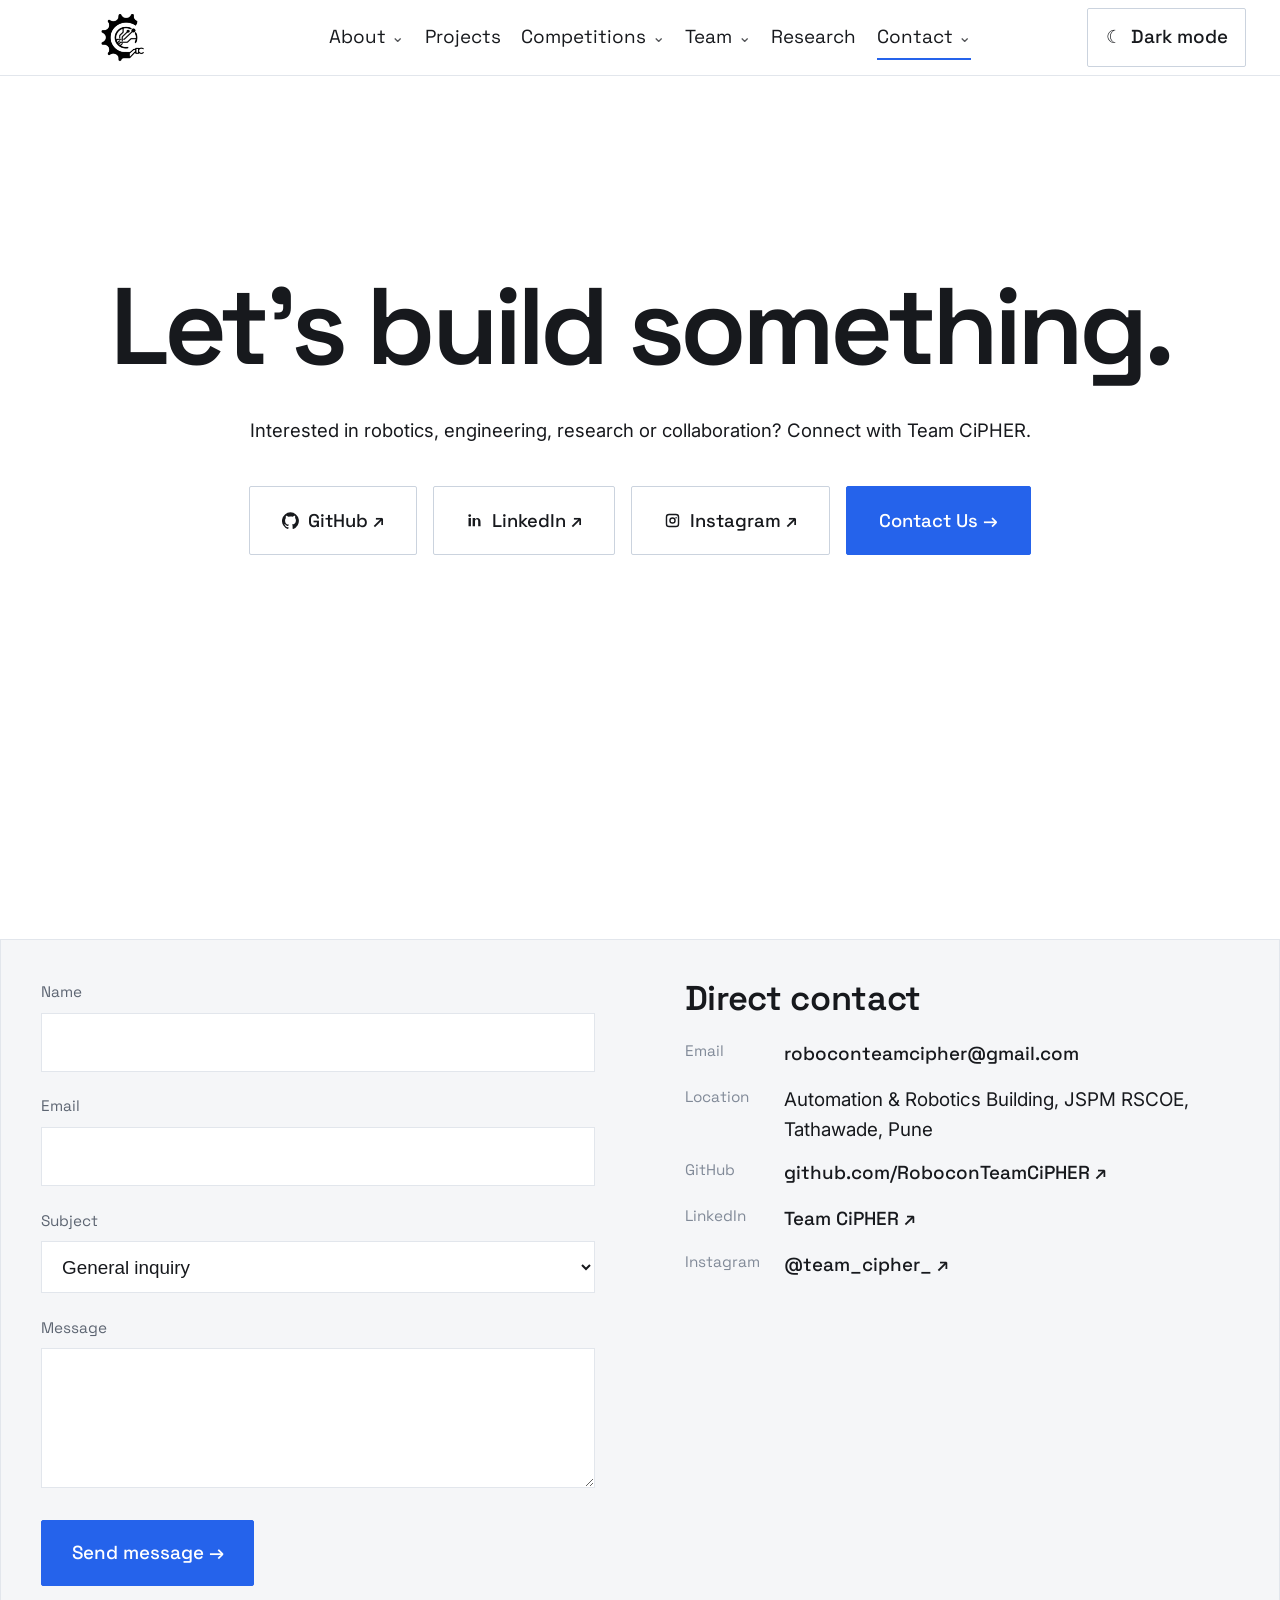
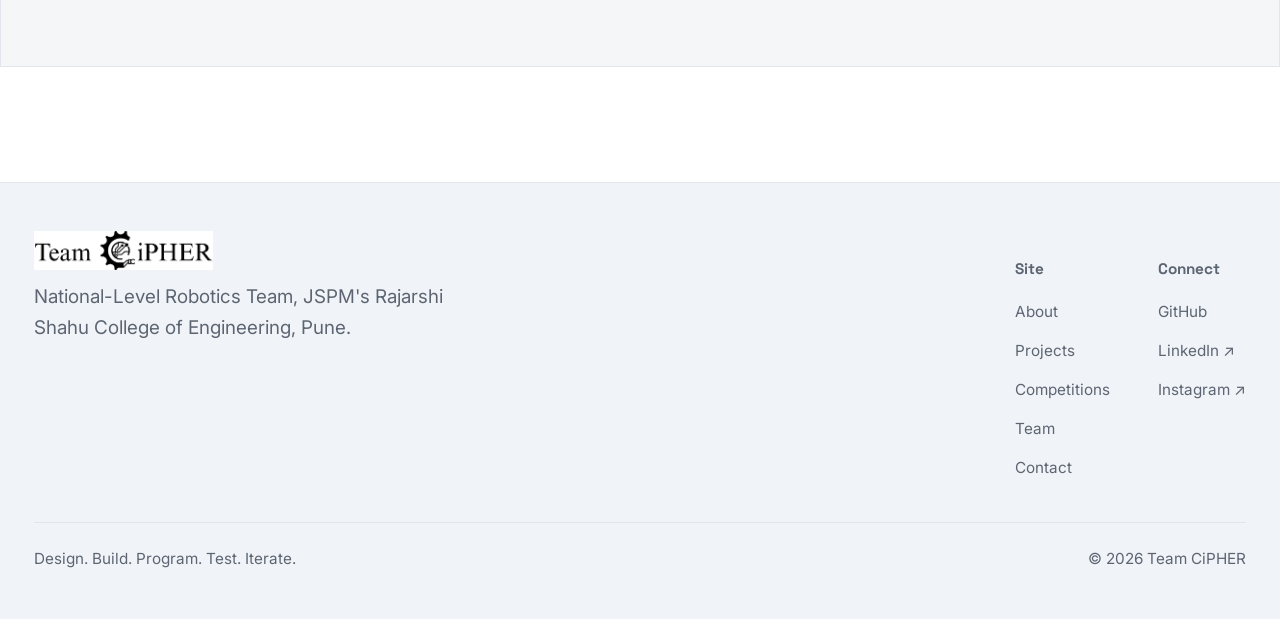
<file: contact.html>
<!DOCTYPE html>
<html lang="en">
<head>
<meta charset="UTF-8">
<meta name="viewport" content="width=device-width, initial-scale=1.0">
<script>(function(){try{var t=localStorage.getItem('cipher-theme');document.documentElement.setAttribute('data-theme',t==='dark'?'dark':'light');}catch(e){document.documentElement.setAttribute('data-theme','light');}})();</script>
<title>Contact | Team CiPHER</title>
<meta name="description" content="Get in touch with Team CiPHER — robotics, engineering, research and collaboration.">
<meta name="theme-color" content="#080808">
<link rel="canonical" href="https://roboconteamcipher.github.io/Team-CiPHER/contact.html">
<link rel="icon" type="image/png" sizes="32x32" href="assets/images/logos/CiPHER%20Logo%20Tab.png?v=2">
<link rel="shortcut icon" type="image/png" href="assets/images/logos/CiPHER%20Logo%20Tab.png?v=2">
<link rel="stylesheet" href="css/style.css?v=global-dark-4">
<link rel="stylesheet" href="css/animations.css?v=nav-fix-2">
<link rel="stylesheet" href="css/responsive.css?v=nav-fix-2">

<style>
  /* Keep the contact call-to-action as the only content in the first viewport. */
  .contact-cta {
    min-height: calc(100svh - 76px);
    box-sizing: border-box;
    display: flex;
    align-items: center;
    justify-content: center;
    padding: clamp(4rem, 8vh, 7rem) 0;
    border-top: 0;
  }
  .contact-cta > .wrap {
    width: min(100% - 3rem, 1440px);
    margin-inline: auto;
    display: flex;
    flex-direction: column;
    align-items: center;
    text-align: center;
  }
  .contact-cta h2 {
    max-width: 100%;
    margin: 0;
    font-size: clamp(4rem, 8.5vw, 8.5rem);
    line-height: 1.06;
    letter-spacing: -0.045em;
    text-wrap: balance;
  }
  .contact-cta .lede {
    max-width: 76ch;
    margin: 2rem auto 0;
    font-size: clamp(1.15rem, 1.45vw, 1.45rem);
    line-height: 1.6;
    text-align: center;
  }
  .contact-cta .cta-buttons {
    justify-content: center;
    margin-top: 2.5rem;
    gap: 1rem;
  }
  .contact-cta .cta-buttons .btn {
    min-height: 4.25rem;
    padding: 1.2rem 2rem;
    font-size: 1.15rem;
  }
  @media (max-width: 600px) {
    .contact-cta { min-height: calc(100svh - 68px); padding-block: 3.5rem; }
    .contact-cta > .wrap { width: min(100% - 2rem, 1440px); }
    .contact-cta h2 { font-size: clamp(2.7rem, 12vw, 4.5rem); }
    .contact-cta .lede { font-size: 1rem; }
    .contact-cta .cta-buttons .btn { min-height: 3.5rem; padding: .9rem 1.1rem; font-size: 1rem; }
    .contact-cta .cta-buttons { gap: .75rem; }
  }
</style>
</head>
<body>

<header class="nav is-scrolled">
  <div class="wrap">
    <a href="index.html" class="nav-logo"><img src="assets/logos/CiPHER%20Logo%20Black.png" alt="CiPHER" class="nav-logo-image"></a>
    <nav class="nav-links" aria-label="Primary">
      <div class="nav-item nav-item-about"><a href="about.html" data-nav="about">About <span class="nav-chevron">⌄</span></a><div class="nav-popover about-popover"><strong>Explore Team CiPHER</strong><a href="about.html#about">Who We Are</a><a href="about.html#pipeline">Our Workflow</a><a href="about.html#competition-robots">Robots & Builds</a><a href="about.html#toolchain">Engineering Toolchain</a></div></div>
      <a href="projects.html" data-nav="projects">Projects</a>
      <div class="nav-item nav-item-competitions"><a href="competitions.html" data-nav="competitions">Competitions <span class="nav-chevron">⌄</span></a><div class="nav-popover competitions-popover"><div class="popover-heading"><span>COMPETITIONS</span><a href="competitions.html">All competitions ↗</a></div><div class="competition-popover-grid"><a class="competition-popover-card" href="competitions.html#robocon-2025"><img class="competition-popover-robocon-logo" src="assets/images/competitions/Robocon%202026%20Logo.png" alt="Robocon 2026 competition logo"><span>DD Robocon</span><small>National robotics competition</small></a><a class="competition-popover-card" href="projects.html"><img src="assets/images/competitions/Robofest%20Logo.png" alt="Robofest competition logo"><span>Robofest</span><small>Applied robotics projects</small></a><a class="competition-popover-card" href="competitions.html"><img src="assets/images/competitions/MindSpark%20Logo.png" alt="MindSpark competition logo"><span>MindSpark</span><small>Technical festival</small></a></div></div></div>
      <div class="nav-item nav-item-team"><a href="team.html" data-nav="team">Team <span class="nav-chevron">⌄</span></a><div class="nav-popover team-popover"><strong>Our domains</strong><a href="team.html#mechanical">Mechanical <span>CAD · Design · Analysis</span></a><a href="team.html#electronics">Electronics <span>Embedded · Sensors · Control</span></a><a href="team.html#programming">Programming <span>ROS 2 · Vision · Autonomy</span></a><a href="team.html#administration">Admin <span>Operations · Outreach</span></a></div></div>
      <a href="research.html" data-nav="research">Research</a>
      <div class="nav-item nav-item-contact"><a href="contact.html" data-nav="contact">Contact <span class="nav-chevron">⌄</span></a><div class="nav-popover contact-popover"><strong>Connect with us</strong><a href="https://linkedin.com/company/team-cipher" target="_blank" rel="noopener">LinkedIn ↗</a><a href="https://www.instagram.com/team_cipher_/" target="_blank" rel="noopener">Instagram ↗</a><a href="mailto:roboconteamcipher@gmail.com">Email us ↗</a></div></div>
    </nav>
    <button class="nav-theme-toggle btn" type="button" aria-label="Switch to dark mode" title="Switch to dark mode"><span class="theme-toggle-icon" aria-hidden="true">☾</span><span class="theme-toggle-label">Dark mode</span></button>
    <button class="nav-toggle" aria-label="Open menu" aria-expanded="false"><span></span><span></span><span></span></button>
  </div>
</header>

<div class="mobile-menu" aria-hidden="true">
  <button class="mobile-close" aria-label="Close menu">Close ✕</button>
  <ul>
    <li><a href="about.html">About</a></li><li><a href="projects.html">Projects</a></li><li><a href="competitions.html">Competitions</a></li><li><a href="team.html">Team</a></li><li><a href="research.html">Research</a></li><li><a href="contact.html">Contact</a></li><li class="mobile-theme-item"><button class="mobile-theme-toggle" type="button" aria-label="Switch to dark mode"><span class="theme-toggle-icon" aria-hidden="true">☾</span><span class="theme-toggle-label">Dark mode</span></button></li><li><a href="https://github.com/RoboconTeamCiPHER" target="_blank" rel="noopener">GitHub ↗</a></li>
  </ul>
</div>

<main id="main">

  <section class="section cta contact-cta">
    <div class="wrap">
      <h2 data-reveal>Let's build something.</h2>
      <p class="lede" data-reveal>Interested in robotics, engineering, research or collaboration? Connect with Team CiPHER.</p>
      <div class="cta-buttons" data-reveal>
        <a class="btn social-btn" href="https://github.com/RoboconTeamCiPHER" target="_blank" rel="noopener" aria-label="Team CiPHER on GitHub">
          <svg class="social-icon" viewBox="0 0 24 24" aria-hidden="true"><path fill="currentColor" d="M12 .5a12 12 0 0 0-3.79 23.39c.6.11.82-.26.82-.58v-2.04c-3.34.73-4.04-1.61-4.04-1.61-.55-1.4-1.34-1.77-1.34-1.77-1.09-.75.08-.74.08-.74 1.2.09 1.83 1.23 1.83 1.23 1.07 1.83 2.8 1.3 3.48 1 .11-.78.42-1.3.76-1.6-2.67-.3-5.47-1.34-5.47-5.95 0-1.31.47-2.38 1.23-3.22-.12-.3-.53-1.52.12-3.18 0 0 1-.32 3.3 1.23A11.4 11.4 0 0 1 12 6.22c1.02 0 2.05.14 3.01.42 2.29-1.55 3.29-1.23 3.29-1.23.65 1.66.24 2.88.12 3.18.77.84 1.23 1.91 1.23 3.22 0 4.62-2.81 5.64-5.49 5.94.43.37.81 1.1.81 2.22v3.29c0 .32.22.69.83.57A12 12 0 0 0 12 .5Z"/></svg>
          <span>GitHub ↗</span>
        </a>
        <a class="btn social-btn" href="https://linkedin.com/company/team-cipher" target="_blank" rel="noopener" aria-label="Team CiPHER on LinkedIn">
          <svg class="social-icon" viewBox="0 0 24 24" aria-hidden="true"><path fill="currentColor" d="M6.94 8.5H3.56V20h3.38V8.5ZM5.25 3A2 2 0 1 0 5.25 7 2 2 0 0 0 5.25 3ZM20.44 13.41c0-3.47-1.85-5.09-4.32-5.09-1.99 0-2.88 1.09-3.38 1.85V8.5H9.36V20h3.38v-6.4c0-1.69.32-3.32 2.4-3.32 2.04 0 2.07 1.93 2.07 3.43V20h3.38l-.15-6.59Z"/></svg>
          <span>LinkedIn ↗</span>
        </a>
        <a class="btn social-btn" href="https://www.instagram.com/team_cipher_/" target="_blank" rel="noopener" aria-label="Team CiPHER on Instagram">
          <svg class="social-icon" viewBox="0 0 24 24" aria-hidden="true"><path fill="currentColor" d="M7.2 2.5h9.6A4.7 4.7 0 0 1 21.5 7.2v9.6a4.7 4.7 0 0 1-4.7 4.7H7.2a4.7 4.7 0 0 1-4.7-4.7V7.2a4.7 4.7 0 0 1 4.7-4.7Zm0 2A2.7 2.7 0 0 0 4.5 7.2v9.6a2.7 2.7 0 0 0 2.7 2.7h9.6a2.7 2.7 0 0 0 2.7-2.7V7.2a2.7 2.7 0 0 0-2.7-2.7H7.2Zm4.8 2.9A4.6 4.6 0 1 1 7.4 12a4.6 4.6 0 0 1 4.6-4.6Zm0 2A2.6 2.6 0 1 0 14.6 12a2.6 2.6 0 0 0-2.6-2.6Zm5.1-2.45a1.08 1.08 0 1 1 0 2.16 1.08 1.08 0 0 1 0-2.16Z"/></svg>
          <span>Instagram ↗</span>
        </a>
        <a class="btn btn-solid social-btn" href="#contact-form">
          <span>Contact Us →</span>
        </a>
      </div>
    </div>
  </section>






  <section class="section section-first">
    <div class="wrap contact-grid">
      <form id="contact-form" data-reveal novalidate>
        <div class="field">
          <label for="name">Name</label>
          <input type="text" id="name" name="name" required autocomplete="name">
        </div>
        <div class="field">
          <label for="email">Email</label>
          <input type="email" id="email" name="email" required autocomplete="email">
        </div>
        <div class="field">
          <label for="subject">Subject</label>
          <select id="subject" name="subject">
            <option>General inquiry</option>
            <option>Collaboration</option>
            <option>Sponsorship</option>
            <option>Joining the team</option>
            <option>Media / press</option>
          </select>
        </div>
        <div class="field">
          <label for="message">Message</label>
          <textarea id="message" name="message" required></textarea>
        </div>
        <button class="btn btn-solid" type="submit">Send message →</button>
        <p id="form-status" class="form-status" role="status"></p>
      </form>

      <div class="contact-info" data-reveal>
        <h3 class="contact-info-title">Direct contact</h3>
        <dl>
          <dt>Email</dt><dd><a class="link-arrow" href="mailto:roboconteamcipher@gmail.com">roboconteamcipher@gmail.com</a></dd>
          <dt>Location</dt><dd>Automation &amp; Robotics Building, JSPM RSCOE, Tathawade, Pune</dd>
          <dt>GitHub</dt><dd><a class="link-arrow" href="https://github.com/RoboconTeamCiPHER" target="_blank" rel="noopener">github.com/RoboconTeamCiPHER ↗</a></dd>
          <dt>LinkedIn</dt><dd><a class="link-arrow" href="https://linkedin.com/company/team-cipher" target="_blank" rel="noopener">Team CiPHER ↗</a></dd>
          <dt>Instagram</dt><dd><a class="link-arrow" href="https://www.instagram.com/team_cipher_/" target="_blank" rel="noopener">@team_cipher_ ↗</a></dd>
        </dl>
        
      </div>
    </div>
  </section>
  


</main>

<footer class="site-footer">
  <div class="wrap">
    <div class="footer-top">
      <div>
        <div class="nav-logo"><img src="assets/logos/Team%20CiPHER%20Logo.png" data-logo-light="assets/logos/Team%20CiPHER%20Logo.png" data-logo-dark="assets/logos/Team%20CiPHER%20Logo%20W.png" alt="Team CiPHER" class="nav-logo-image footer-team-logo"></div>
        <p class="footer-description">National-Level Robotics Team, JSPM's Rajarshi Shahu College of Engineering, Pune.</p>
      </div>
      <div class="footer-cols">
        <div>
          <h5>Site</h5>
          <ul>
            <li><a href="about.html">About</a></li>
            <li><a href="projects.html">Projects</a></li>
            <li><a href="competitions.html">Competitions</a></li>
            <li><a href="team.html">Team</a></li>
            <li><a href="contact.html">Contact</a></li>
          </ul>
        </div>
        <div>
          <h5>Connect</h5>
          <ul>
            <li><a href="https://github.com/RoboconTeamCiPHER" target="_blank" rel="noopener">GitHub</a></li>
            <li><a href="https://linkedin.com/company/team-cipher" target="_blank" rel="noopener">LinkedIn ↗</a></li>
            <li><a href="https://www.instagram.com/team_cipher_/" target="_blank" rel="noopener">Instagram ↗</a></li>
          </ul>
        </div>
      </div>
    </div>
    <div class="footer-bottom">
      <span>Design. Build. Program. Test. Iterate.</span>
      <span>© <span data-year>2026</span> Team CiPHER</span>
    </div>
  </div>
</footer>

<script src="js/main.js"></script>
<script src="js/navigation.js"></script>
<script src="js/animations.js"></script>
<script>
  (function () {
    var form = document.getElementById('contact-form');
    var status = document.getElementById('form-status');
    if (!form) return;
    form.addEventListener('submit', function (e) {
      e.preventDefault();
      var name = form.name.value.trim();
      var email = form.email.value.trim();
      var subject = form.subject.value;
      var message = form.message.value.trim();
      if (!name || !email || !message) {
        status.textContent = 'Please fill in your name, email and message.';
        return;
      }
      var body = encodeURIComponent(message + '\n\n— ' + name + ' (' + email + ')');
      window.location.href = 'mailto:roboconteamcipher@gmail.com?subject=' + encodeURIComponent(subject) + '&body=' + body;
      status.textContent = 'Opening your email client to send this message…';
    });
  })();
</script>
</body>
</html>
</file>
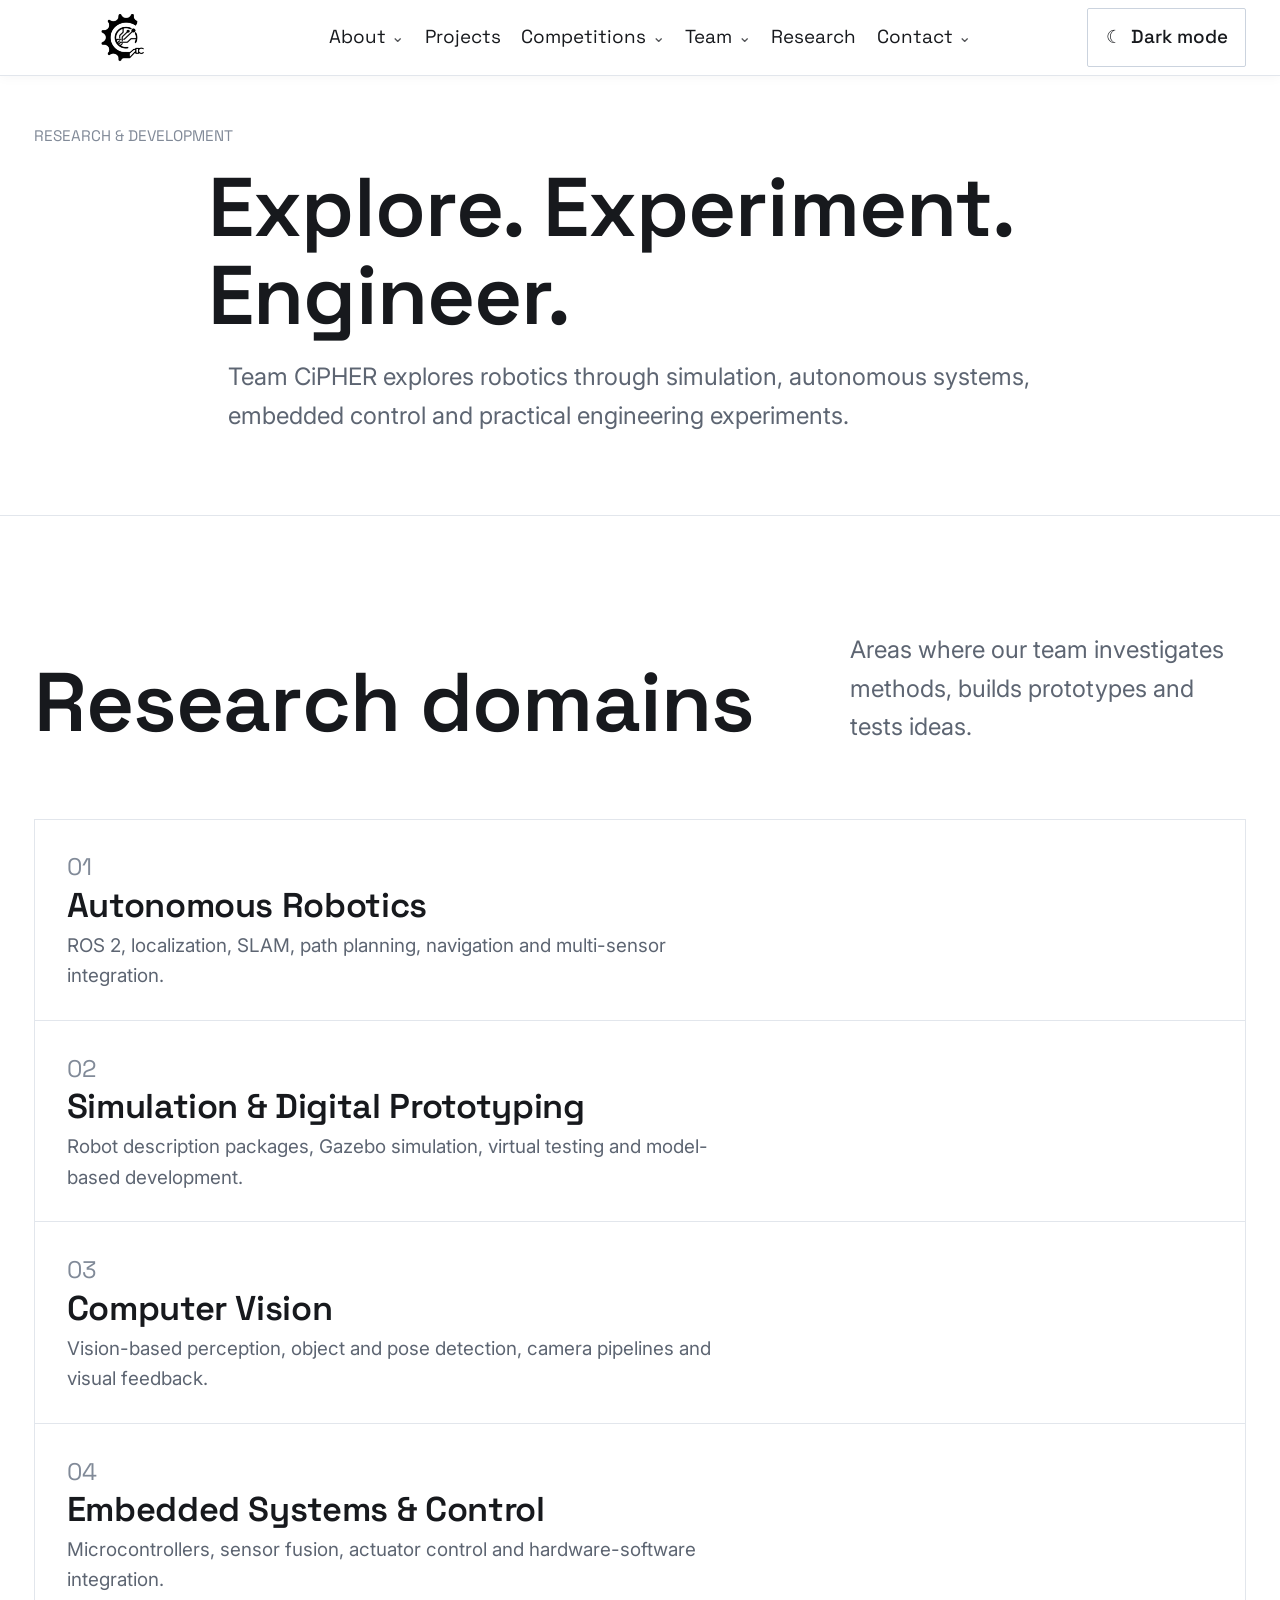
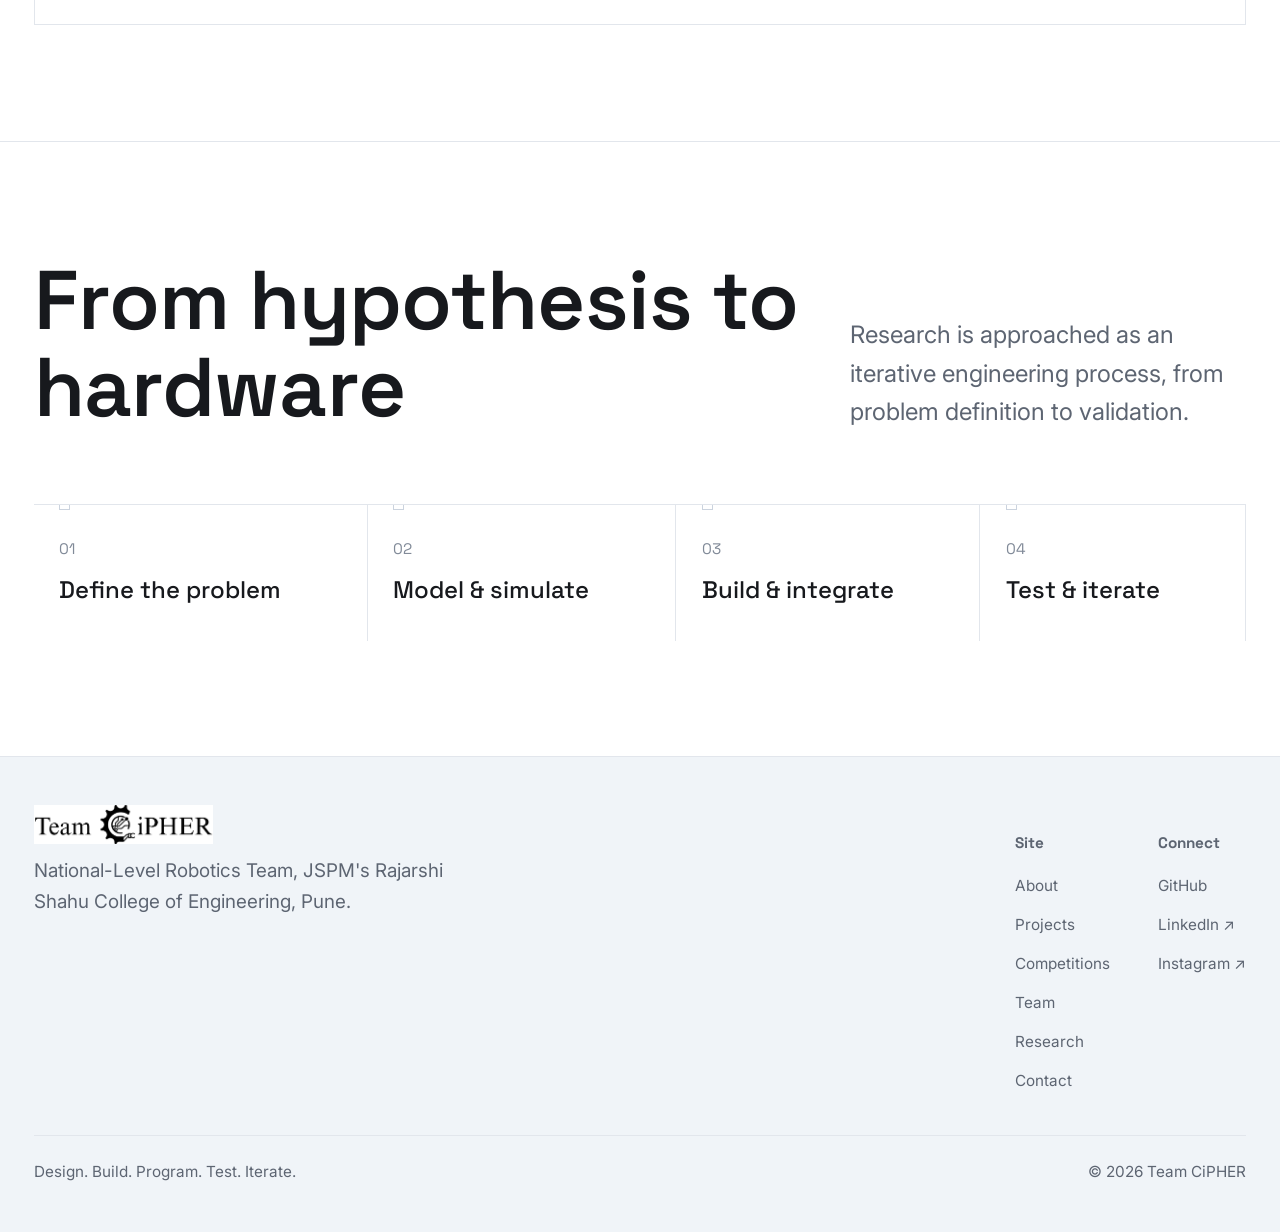
<file: research.html>
<!DOCTYPE html>
<html lang="en">
<head>
<meta charset="UTF-8">
<meta name="viewport" content="width=device-width, initial-scale=1.0">
<script>(function(){try{var t=localStorage.getItem('cipher-theme');document.documentElement.setAttribute('data-theme',t==='dark'?'dark':'light');}catch(e){document.documentElement.setAttribute('data-theme','light');}})();</script>
<title>Research | Team CiPHER</title>
<meta name="description" content="Research interests, technical exploration and experimental robotics work by Team CiPHER.">
<meta name="theme-color" content="#ffffff">
<link rel="icon" type="image/png" sizes="32x32" href="assets/images/logos/CiPHER%20Logo%20Tab.png?v=2">
<link rel="stylesheet" href="css/style.css?v=global-dark-4">
<link rel="stylesheet" href="css/animations.css?v=nav-fix-2">
<link rel="stylesheet" href="css/responsive.css?v=nav-fix-2">
</head>
<body>
<header class="nav is-scrolled">
  <div class="wrap">
    <a href="index.html" class="nav-logo"><img src="assets/logos/CiPHER%20Logo%20Black.png" alt="CiPHER" class="nav-logo-image"></a>
    <nav class="nav-links" aria-label="Primary">
      <div class="nav-item nav-item-about"><a href="about.html" data-nav="about">About <span class="nav-chevron">⌄</span></a><div class="nav-popover about-popover"><strong>Explore Team CiPHER</strong><a href="about.html#about">Who We Are</a><a href="about.html#pipeline">Our Workflow</a><a href="about.html#competition-robots">Robots & Builds</a><a href="about.html#toolchain">Engineering Toolchain</a></div></div>
      <a href="projects.html" data-nav="projects">Projects</a>
      <div class="nav-item nav-item-competitions"><a href="competitions.html" data-nav="competitions">Competitions <span class="nav-chevron">⌄</span></a><div class="nav-popover competitions-popover"><div class="popover-heading"><span>COMPETITIONS</span><a href="competitions.html">All competitions ↗</a></div><div class="competition-popover-grid"><a class="competition-popover-card" href="competitions.html#robocon-2025"><img class="competition-popover-robocon-logo" src="assets/images/competitions/Robocon%202026%20Logo.png" alt="Robocon 2026 competition logo"><span>DD Robocon</span><small>National robotics competition</small></a><a class="competition-popover-card" href="projects.html"><img src="assets/images/competitions/Robofest%20Logo.png" alt="Robofest competition logo"><span>Robofest</span><small>Applied robotics projects</small></a><a class="competition-popover-card" href="competitions.html"><img src="assets/images/competitions/MindSpark%20Logo.png" alt="MindSpark competition logo"><span>MindSpark</span><small>Technical festival</small></a></div></div></div>
      <div class="nav-item nav-item-team"><a href="team.html" data-nav="team">Team <span class="nav-chevron">⌄</span></a><div class="nav-popover team-popover"><strong>Our domains</strong><a href="team.html#mechanical">Mechanical <span>CAD · Design · Analysis</span></a><a href="team.html#electronics">Electronics <span>Embedded · Sensors · Control</span></a><a href="team.html#programming">Programming <span>ROS 2 · Vision · Autonomy</span></a><a href="team.html#administration">Admin <span>Operations · Outreach</span></a></div></div>
      <a href="research.html" data-nav="research">Research</a>
      <div class="nav-item nav-item-contact"><a href="contact.html" data-nav="contact">Contact <span class="nav-chevron">⌄</span></a><div class="nav-popover contact-popover"><strong>Connect with us</strong><a href="https://linkedin.com/company/team-cipher" target="_blank" rel="noopener">LinkedIn ↗</a><a href="https://www.instagram.com/team_cipher_/" target="_blank" rel="noopener">Instagram ↗</a><a href="mailto:roboconteamcipher@gmail.com">Email us ↗</a></div></div>
    </nav>
    <button class="nav-theme-toggle btn" type="button" aria-label="Switch to dark mode" title="Switch to dark mode"><span class="theme-toggle-icon" aria-hidden="true">☾</span><span class="theme-toggle-label">Dark mode</span></button>
    <button class="nav-toggle" aria-label="Open menu" aria-expanded="false"><span></span><span></span><span></span></button>
  </div>
</header>
<div class="mobile-menu" aria-hidden="true">
  <button class="mobile-close" aria-label="Close menu">Close ✕</button>
  <ul>
    <li><a href="about.html">About</a></li><li><a href="projects.html">Projects</a></li><li><a href="competitions.html">Competitions</a></li><li><a href="team.html">Team</a></li><li><a href="research.html">Research</a></li><li><a href="contact.html">Contact</a></li><li class="mobile-theme-item"><button class="mobile-theme-toggle" type="button" aria-label="Switch to dark mode"><span class="theme-toggle-icon" aria-hidden="true">☾</span><span class="theme-toggle-label">Dark mode</span></button></li><li><a href="https://github.com/RoboconTeamCiPHER" target="_blank" rel="noopener">GitHub ↗</a></li>
  </ul>
</div>
<main id="main">
  <section class="page-hero">
    <div class="kicker">RESEARCH & DEVELOPMENT</div>
    <h1 data-reveal>Explore. Experiment. Engineer.</h1>
    <p class="sub" data-reveal>Team CiPHER explores robotics through simulation, autonomous systems, embedded control and practical engineering experiments.</p>
  </section>
  <section class="section section-first">
    <div class="wrap">
      <div class="section-head"><h2 data-reveal>Research domains</h2><p class="lede" data-reveal>Areas where our team investigates methods, builds prototypes and tests ideas.</p></div>
      <div class="domains">
        <div class="domain" data-reveal><div class="domain-num">01</div><div class="domain-body"><h3>Autonomous Robotics</h3><p>ROS 2, localization, SLAM, path planning, navigation and multi-sensor integration.</p></div></div>
        <div class="domain" data-reveal><div class="domain-num">02</div><div class="domain-body"><h3>Simulation & Digital Prototyping</h3><p>Robot description packages, Gazebo simulation, virtual testing and model-based development.</p></div></div>
        <div class="domain" data-reveal><div class="domain-num">03</div><div class="domain-body"><h3>Computer Vision</h3><p>Vision-based perception, object and pose detection, camera pipelines and visual feedback.</p></div></div>
        <div class="domain" data-reveal><div class="domain-num">04</div><div class="domain-body"><h3>Embedded Systems & Control</h3><p>Microcontrollers, sensor fusion, actuator control and hardware-software integration.</p></div></div>
      </div>
    </div>
  </section>
  <section class="section">
    <div class="wrap">
      <div class="section-head"><h2 data-reveal>From hypothesis to hardware</h2><p class="lede" data-reveal>Research is approached as an iterative engineering process, from problem definition to validation.</p></div>
      <div class="pipeline">
        <div class="pipeline-stage"><span class="pipeline-num">01</span><span class="pipeline-name">Define the problem</span></div>
        <div class="pipeline-stage"><span class="pipeline-num">02</span><span class="pipeline-name">Model & simulate</span></div>
        <div class="pipeline-stage"><span class="pipeline-num">03</span><span class="pipeline-name">Build & integrate</span></div>
        <div class="pipeline-stage"><span class="pipeline-num">04</span><span class="pipeline-name">Test & iterate</span></div>
      </div>
    </div>
  </section>
</main>
<footer class="site-footer">
  <div class="wrap">
    <div class="footer-top">
      <div>
        <div class="nav-logo"><img src="assets/logos/Team%20CiPHER%20Logo.png" data-logo-light="assets/logos/Team%20CiPHER%20Logo.png" data-logo-dark="assets/logos/Team%20CiPHER%20Logo%20W.png" alt="Team CiPHER" class="nav-logo-image footer-team-logo"></div>
        <p class="footer-description">National-Level Robotics Team, JSPM's Rajarshi Shahu College of Engineering, Pune.</p>
      </div>
      <div class="footer-cols">
        <div>
          <h5>Site</h5>
          <ul>
            <li><a href="about.html">About</a></li>
            <li><a href="projects.html">Projects</a></li>
            <li><a href="competitions.html">Competitions</a></li>
            <li><a href="team.html">Team</a></li>
            <li><a href="research.html">Research</a></li>
            <li><a href="contact.html">Contact</a></li>
          </ul>
        </div>
        <div>
          <h5>Connect</h5>
          <ul>
            <li><a href="https://github.com/RoboconTeamCiPHER" target="_blank" rel="noopener">GitHub</a></li>
            <li><a href="https://linkedin.com/company/team-cipher" target="_blank" rel="noopener">LinkedIn ↗</a></li>
            <li><a href="https://www.instagram.com/team_cipher_/" target="_blank" rel="noopener">Instagram ↗</a></li>
          </ul>
        </div>
      </div>
    </div>
    <div class="footer-bottom">
      <span>Design. Build. Program. Test. Iterate.</span>
      <span>© <span data-year>2026</span> Team CiPHER</span>
    </div>
  </div>
</footer>
<script src="js/main.js"></script><script src="js/animations.js"></script>
</body></html>
</file>
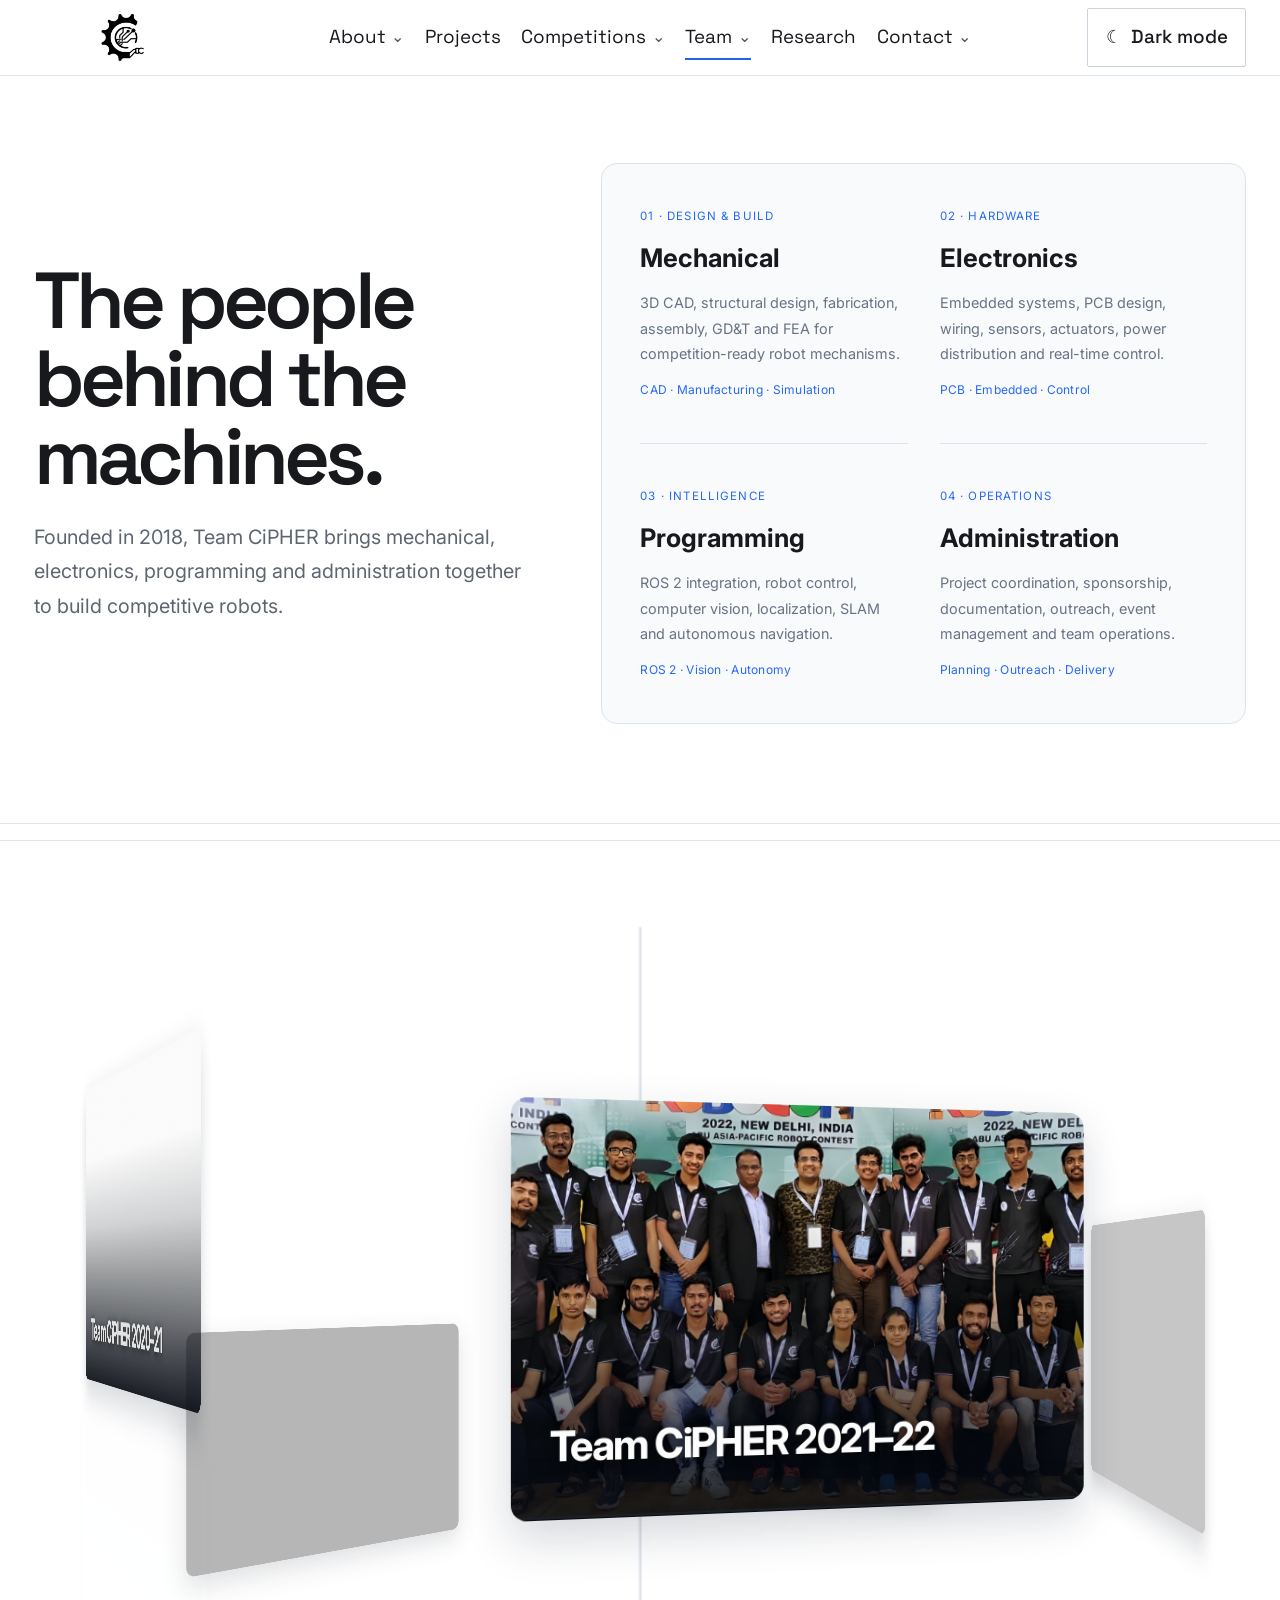
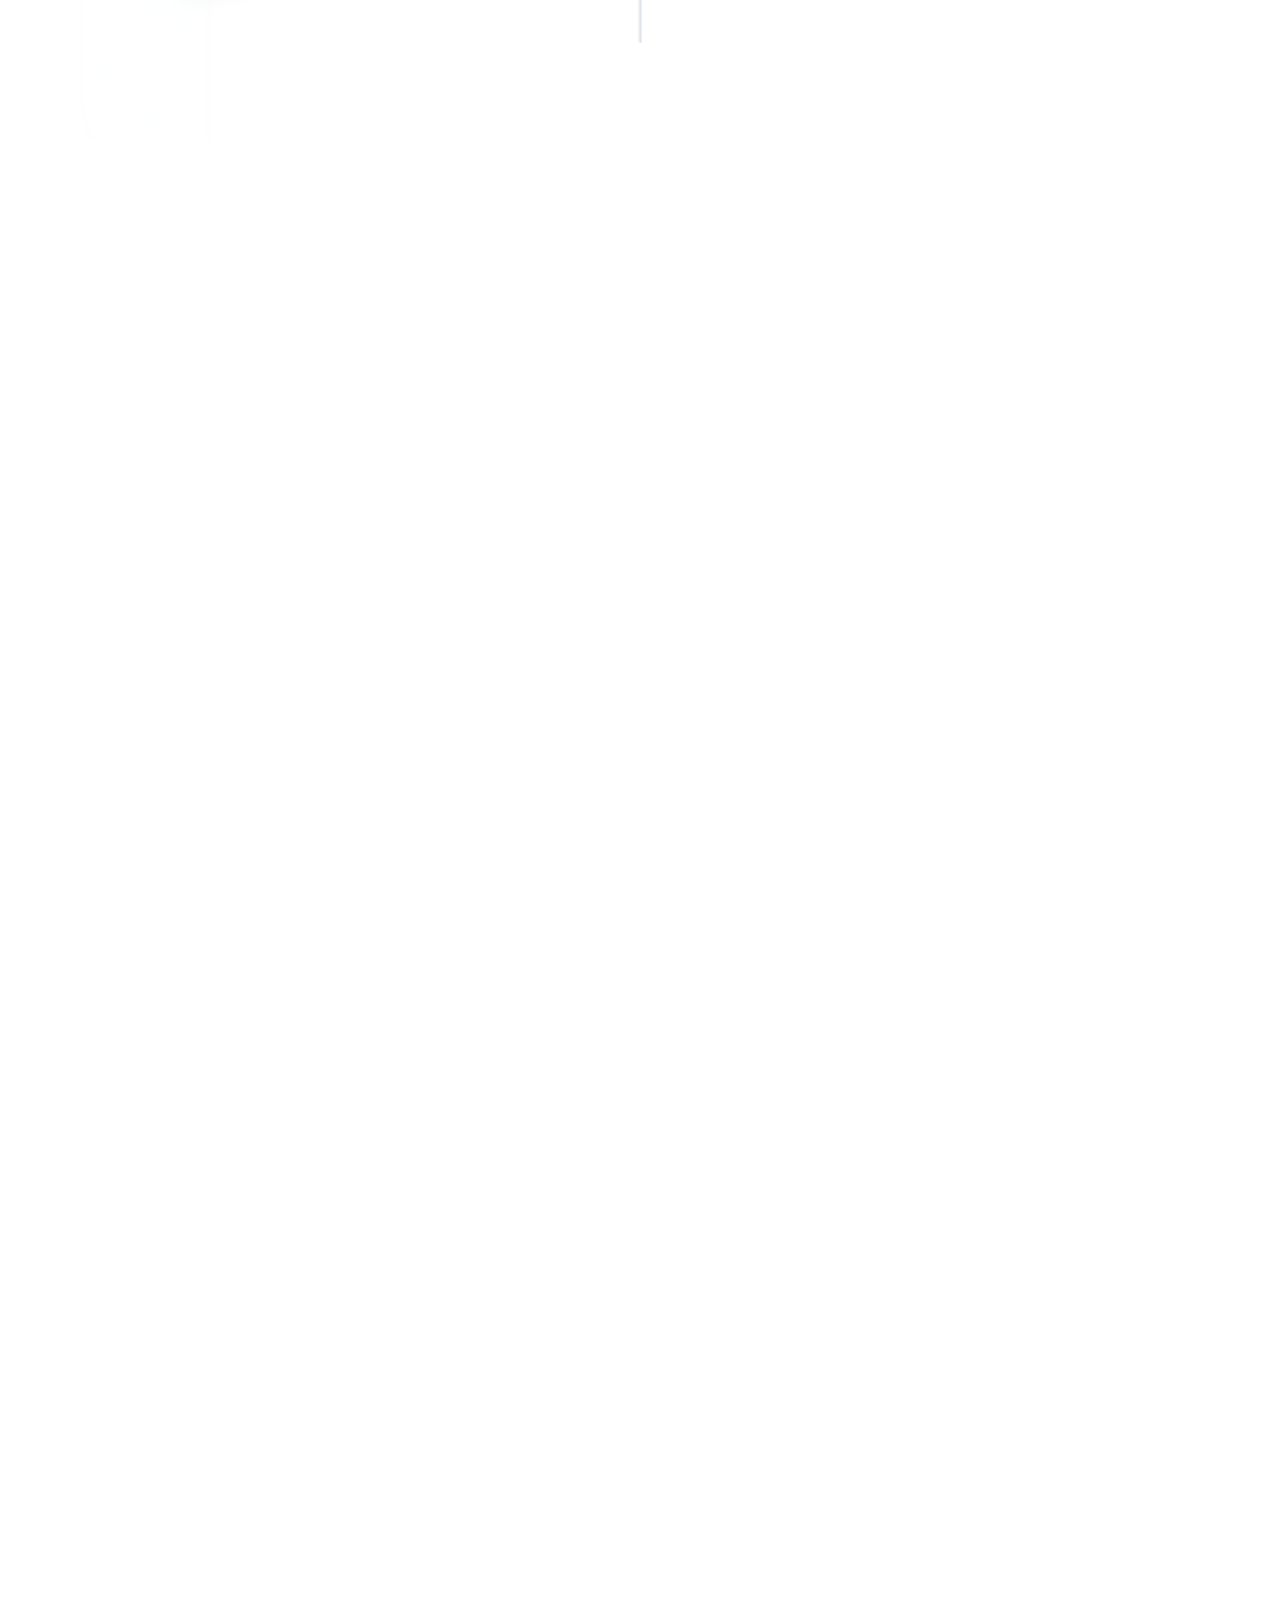
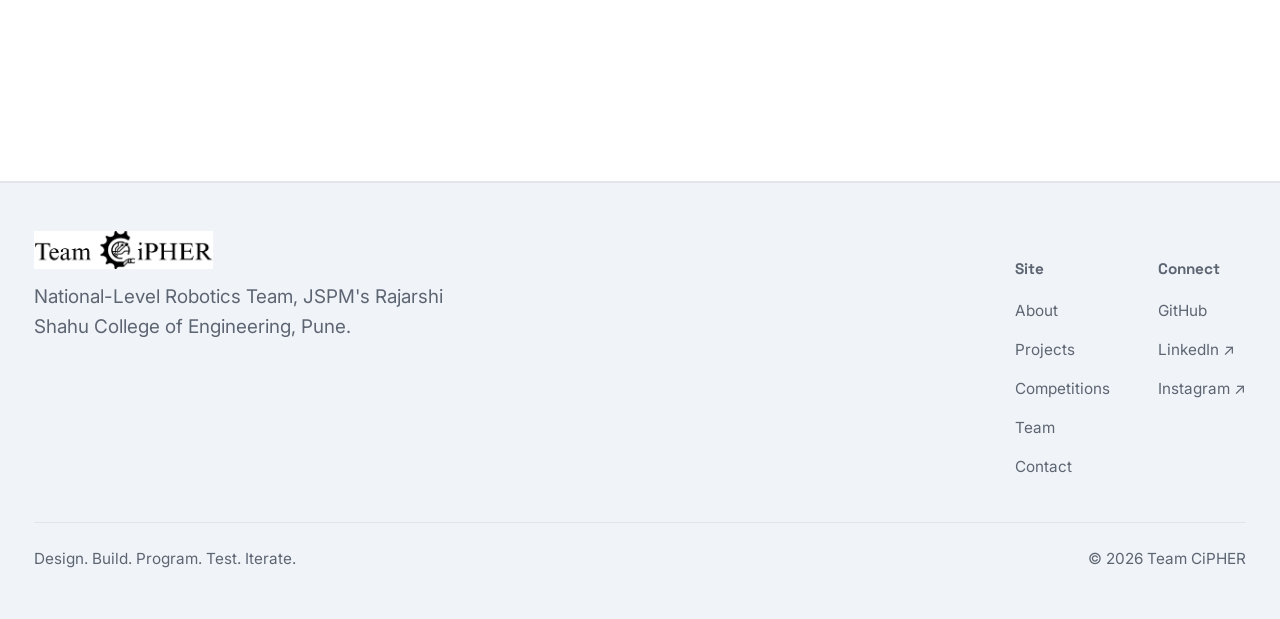
<file: team.html>
<!DOCTYPE html>
<html lang="en">
<head>
<meta charset="UTF-8">
<meta name="viewport" content="width=device-width, initial-scale=1.0">
<script>(function(){try{var t=localStorage.getItem('cipher-theme');document.documentElement.setAttribute('data-theme',t==='dark'?'dark':'light');}catch(e){document.documentElement.setAttribute('data-theme','light');}})();</script>
<title>Team | Team CiPHER</title>
<meta name="description" content="The people behind Team CiPHER — organized across mechanical, electronics, programming and administration.">
<meta name="theme-color" content="#080808">
<link rel="canonical" href="https://roboconteamcipher.github.io/Team-CiPHER/team.html">
<link rel="icon" type="image/png" sizes="32x32" href="assets/images/logos/CiPHER%20Logo%20Tab.png?v=2">
<link rel="shortcut icon" type="image/png" href="assets/images/logos/CiPHER%20Logo%20Tab.png?v=2">
<link rel="stylesheet" href="css/style.css?v=global-dark-4">
<link rel="stylesheet" href="css/animations.css?v=nav-fix-2">
<link rel="stylesheet" href="css/responsive.css?v=nav-fix-2">
<style>
.team-domain-table-wrap{overflow-x:auto;border:1px solid var(--border);border-radius:14px;background:var(--surface,rgba(255,255,255,.55))}
.team-domain-table{width:100%;border-collapse:collapse;text-align:left;min-width:650px}
.team-domain-table th,.team-domain-table td{padding:1.1rem 1.25rem;border-bottom:1px solid var(--border);vertical-align:top}
.team-domain-table thead th{font-size:.78rem;text-transform:uppercase;letter-spacing:.08em;color:var(--text-dim);font-weight:600;background:rgba(120,140,160,.07)}
.team-domain-table tbody th{font-size:1rem;white-space:nowrap}
.team-domain-table tbody td{color:var(--text-dim);line-height:1.55}
.team-domain-table tbody tr:last-child th,.team-domain-table tbody tr:last-child td{border-bottom:0}
.team-photo-carousel-section{border-block:1px solid var(--border);margin-top:1rem}
.team-carousel-heading{display:flex;align-items:flex-end;justify-content:space-between;gap:2rem}
.team-carousel-heading-copy{flex:1;min-width:0}
.team-carousel-heading>.lede{max-width:34ch;margin:0 0 .45rem;text-align:right;line-height:1.6}

.team-carousel-heading{padding-top:clamp(3rem,6vw,5rem);padding-bottom:1.5rem}
.team-carousel-heading h2{font-size:clamp(2rem,4vw,3.25rem);line-height:1.08;letter-spacing:-.04em;max-width:18ch;margin:.5rem 0}
.team-photo-rail{position:relative;height:calc(100vh + 5 * 82vh)}
.team-photo-stage{position:sticky;top:0;height:100vh;overflow:hidden;background:#fff;background-image:radial-gradient(rgba(21,35,58,.09) 1px,transparent 1.2px);background-size:24px 24px;perspective:1450px;perspective-origin:50% 48%}
.team-photo-ring{position:absolute;inset:0;transform-style:preserve-3d}
.team-photo-pole{position:absolute;left:50%;top:-10%;height:120%;width:5px;margin-left:-2.5px;border-radius:8px;background:linear-gradient(90deg,#e3e8f0,#c4ccd8 50%,#e3e8f0);opacity:.65;pointer-events:none}
.team-year-card{position:absolute;left:50%;top:50%;width:min(48vw,620px);aspect-ratio:3/2;margin-left:calc(min(48vw,620px) / -2);margin-top:calc(min(48vw,620px) / -3);transform-style:preserve-3d;cursor:pointer;outline:none;text-decoration:none;will-change:transform;--card-brightness:1;--card-opacity:1}
.team-year-card:focus-visible .team-year-front{outline:3px solid #2f6bff;outline-offset:5px}
.team-year-face{position:absolute;inset:0;overflow:hidden;border-radius:16px;backface-visibility:hidden;-webkit-backface-visibility:hidden;filter:brightness(var(--card-brightness));opacity:var(--card-opacity);box-shadow:0 18px 46px rgba(20,34,56,.18)}
.team-year-front{background:var(--team-photo) center/cover no-repeat;display:flex;align-items:flex-end;padding:clamp(1.2rem,3vw,2.5rem)}
.team-year-front::before{content:"";position:absolute;inset:0;background:linear-gradient(180deg,rgba(3,8,16,.02) 25%,rgba(3,8,16,.18) 48%,rgba(3,8,16,.9) 100%)}
.team-year-label{position:relative;z-index:1;color:#fff;font-size:clamp(1.4rem,3.2vw,2.8rem);font-weight:750;letter-spacing:-.035em;text-shadow:0 2px 12px rgba(0,0,0,.65)}
.team-year-face.team-year-back{transform:rotateY(180deg);background:#fff}
.team-carousel-hint{position:absolute;left:50%;bottom:22px;transform:translateX(-50%);width:max-content;max-width:90%;text-align:center;font-size:.72rem;letter-spacing:.08em;text-transform:uppercase;color:#5b6b84;pointer-events:none}
#team-history{scroll-margin-top:calc(var(--nav-h,80px) + 1rem)}
.team-season{scroll-margin-top:calc(var(--nav-h,80px) + 1rem)}
@media(max-width:800px){.team-carousel-heading{align-items:flex-start;flex-direction:column;gap:.8rem}.team-carousel-heading>.lede{text-align:left;max-width:52ch;margin:0}.team-hero-domain{padding:22px 0}.team-hero-domain small{font-size:.82rem}}
@media(max-width:720px){.team-year-card{width:76vw;margin-left:-38vw;margin-top:-25.33vw}.team-photo-rail{height:calc(100vh + 5 * 70vh)}.team-domain-table th,.team-domain-table td{padding:.9rem}.team-carousel-hint{font-size:.62rem}}

.team-history-data{display:none!important}
.team-detail-dialog{width:min(900px,calc(100vw - 32px));max-width:none;max-height:min(88vh,900px);padding:0;border:1px solid #dbe3ef;border-radius:18px;background:#fff;color:#151b2a;box-shadow:0 28px 90px rgba(17,24,39,.24);overflow:auto}
.team-detail-dialog::backdrop{background:rgba(16,24,40,.48);backdrop-filter:blur(3px)}
.team-dialog-shell{padding:clamp(22px,4vw,40px);position:relative}
.team-dialog-close{position:absolute;right:18px;top:14px;border:0;background:transparent;font-size:30px;line-height:1;cursor:pointer;color:#53627a}
.team-dialog-kicker{font-size:.76rem;font-weight:750;letter-spacing:.12em;color:#2868f5;margin-bottom:10px}
.team-dialog-shell h2{font-size:clamp(1.8rem,4vw,2.6rem);line-height:1.1;margin:0 42px 10px 0}
.team-dialog-subtitle{font-size:1rem;color:#5b6b84;margin:0 0 22px}
.team-dialog-content .team-season{display:block!important;border-top:0;padding:0;margin:0}
.team-dialog-content .team-season-head{display:none}
.team-dialog-content .team-role-block{margin-top:20px}
.team-dialog-content .team-role-block h4{font-size:.78rem;text-transform:uppercase;letter-spacing:.1em;color:#53627a;border-top:1px solid #e1e7f0;padding-top:16px;margin:0 0 12px}
.team-dialog-content .leadership-grid{display:grid;grid-template-columns:repeat(2,minmax(0,1fr));gap:12px}
.team-dialog-content .lead-card{border:1px solid #dbe3ef;border-radius:10px;padding:16px;background:#fff;min-width:0}
.team-dialog-content .lead-label{display:block;color:#2868f5;font-size:.75rem;margin-bottom:8px}
.team-dialog-content .lead-card h5{font-size:1.05rem;margin:0 0 8px;overflow-wrap:anywhere}
.team-dialog-content .member-meta{display:block;color:#66758b;font-size:.78rem;line-height:1.55}
.team-dialog-content .team-member-groups{display:grid;grid-template-columns:repeat(2,minmax(0,1fr));gap:14px}
.team-dialog-content .member-group{border:1px solid #dbe3ef;border-radius:10px;padding:16px;min-width:0}
.team-dialog-content .member-group h5{display:flex;justify-content:space-between;gap:10px;font-size:.95rem;margin:0 0 12px;padding-bottom:10px;border-bottom:1px solid #e1e7f0}
.team-dialog-content .member-group ul{list-style:none;margin:0;padding:0}
.team-dialog-content .member-group li{padding:10px 0;border-bottom:1px solid #e1e7f0}
.team-dialog-content .member-group li:last-child{border-bottom:0;padding-bottom:0}
.team-dialog-content .member-name{display:block;font-size:.9rem;margin-bottom:4px}
.team-dialog-actions{display:flex;justify-content:flex-end;margin-top:24px}
@media(max-width:600px){.team-dialog-content .leadership-grid,.team-dialog-content .team-member-groups{grid-template-columns:minmax(0,1fr)}.team-dialog-shell{padding:26px 20px}.team-dialog-close{right:12px;top:10px}}
@media(prefers-reduced-motion:reduce){.team-year-card{will-change:auto}}

.team-page-hero{display:grid;grid-template-columns:minmax(0,.95fr) minmax(0,1.25fr);align-items:center;gap:clamp(2.5rem,6vw,6rem);min-height:calc(100svh - var(--nav-h,80px));height:auto;padding-top:calc(var(--nav-h,80px) + clamp(2rem,4vw,3.5rem));padding-bottom:clamp(3rem,5vw,4.5rem);overflow:hidden}
.team-hero-copy{max-width:760px;width:100%}
.team-hero-copy h1{max-width:12ch;font-size:clamp(3.5rem,6.2vw,6.4rem);line-height:.98;letter-spacing:-.06em;margin:0}
.team-hero-copy .sub{max-width:54ch;font-size:clamp(1.1rem,1.55vw,1.35rem);margin-top:1.5rem;line-height:1.75}
.team-hero-domains{display:grid;grid-template-columns:repeat(2,minmax(0,1fr));gap:0 clamp(1.5rem,2.5vw,2.5rem);align-self:center;min-width:0;width:100%;background:#f8fafc;position:relative;z-index:1;padding:0 clamp(1.75rem,3vw,3rem);border:1px solid var(--border);border-radius:16px;overflow:hidden}
.team-hero-domain{position:relative;display:flex;flex-direction:column;align-items:flex-start;gap:12px;padding:clamp(28px,3.4vw,44px) 0;border-bottom:1px solid var(--border);min-width:0;background:#f8fafc}
.team-hero-domain>span{font-size:.72rem;letter-spacing:.1em;color:#2868f5}
.team-hero-domain strong{font-size:clamp(1.3rem,2vw,1.7rem);font-weight:700}
.team-hero-domain em{font-style:normal;font-size:.75rem;line-height:1.5;letter-spacing:.02em;color:#2868f5;padding-top:3px}
.team-hero-domain small{font-size:clamp(.9rem,1.05vw,1rem);line-height:1.75;color:var(--text-dim);max-width:38ch}
.team-hero-domain:nth-last-child(-n+2){border-bottom:0}
@media(max-width:800px){.team-page-hero{grid-template-columns:minmax(0,1fr);gap:2rem;padding-top:calc(var(--nav-h,80px) + 2.2rem)}.team-hero-copy h1{max-width:14ch;font-size:clamp(2.6rem,9vw,4rem)}.team-hero-domains{grid-template-columns:repeat(2,minmax(0,1fr))}}
@media(max-width:460px){.team-hero-domains{column-gap:16px}.team-hero-domain{padding:15px 0}.team-hero-domain small{font-size:.74rem}}
</style>
</head>
<body>

<header class="nav is-scrolled">
  <div class="wrap">
    <a href="index.html" class="nav-logo"><img src="assets/logos/CiPHER%20Logo%20Black.png" alt="CiPHER" class="nav-logo-image"></a>
    <nav class="nav-links" aria-label="Primary">
      <div class="nav-item nav-item-about"><a href="about.html" data-nav="about">About <span class="nav-chevron">⌄</span></a><div class="nav-popover about-popover"><strong>Explore Team CiPHER</strong><a href="about.html#about">Who We Are</a><a href="about.html#pipeline">Our Workflow</a><a href="about.html#competition-robots">Robots & Builds</a><a href="about.html#toolchain">Engineering Toolchain</a></div></div>
      <a href="projects.html" data-nav="projects">Projects</a>
      <div class="nav-item nav-item-competitions"><a href="competitions.html" data-nav="competitions">Competitions <span class="nav-chevron">⌄</span></a><div class="nav-popover competitions-popover"><div class="popover-heading"><span>COMPETITIONS</span><a href="competitions.html">All competitions ↗</a></div><div class="competition-popover-grid"><a class="competition-popover-card" href="competitions.html#robocon-2025"><img class="competition-popover-robocon-logo" src="assets/images/competitions/Robocon%202026%20Logo.png" alt="Robocon 2026 competition logo"><span>DD Robocon</span><small>National robotics competition</small></a><a class="competition-popover-card" href="projects.html"><img src="assets/images/competitions/Robofest%20Logo.png" alt="Robofest competition logo"><span>Robofest</span><small>Applied robotics projects</small></a><a class="competition-popover-card" href="competitions.html"><img src="assets/images/competitions/MindSpark%20Logo.png" alt="MindSpark competition logo"><span>MindSpark</span><small>Technical festival</small></a></div></div></div>
      <div class="nav-item nav-item-team"><a href="team.html" data-nav="team">Team <span class="nav-chevron">⌄</span></a><div class="nav-popover team-popover"><strong>Our domains</strong><a href="team.html#mechanical">Mechanical <span>CAD · Design · Analysis</span></a><a href="team.html#electronics">Electronics <span>Embedded · Sensors · Control</span></a><a href="team.html#programming">Programming <span>ROS 2 · Vision · Autonomy</span></a><a href="team.html#administration">Admin <span>Operations · Outreach</span></a></div></div>
      <a href="research.html" data-nav="research">Research</a>
      <div class="nav-item nav-item-contact"><a href="contact.html" data-nav="contact">Contact <span class="nav-chevron">⌄</span></a><div class="nav-popover contact-popover"><strong>Connect with us</strong><a href="https://linkedin.com/company/team-cipher" target="_blank" rel="noopener">LinkedIn ↗</a><a href="https://www.instagram.com/team_cipher_/" target="_blank" rel="noopener">Instagram ↗</a><a href="mailto:roboconteamcipher@gmail.com">Email us ↗</a></div></div>
    </nav>
    <button class="nav-theme-toggle btn" type="button" aria-label="Switch to dark mode" title="Switch to dark mode"><span class="theme-toggle-icon" aria-hidden="true">☾</span><span class="theme-toggle-label">Dark mode</span></button>
    <button class="nav-toggle" aria-label="Open menu" aria-expanded="false"><span></span><span></span><span></span></button>
  </div>
</header>

<div class="mobile-menu" aria-hidden="true">
  <button class="mobile-close" aria-label="Close menu">Close ✕</button>
  <ul>
    <li><a href="about.html">About</a></li><li><a href="projects.html">Projects</a></li><li><a href="competitions.html">Competitions</a></li><li><a href="team.html">Team</a></li><li><a href="research.html">Research</a></li><li><a href="contact.html">Contact</a></li><li class="mobile-theme-item"><button class="mobile-theme-toggle" type="button" aria-label="Switch to dark mode"><span class="theme-toggle-icon" aria-hidden="true">☾</span><span class="theme-toggle-label">Dark mode</span></button></li><li><a href="https://github.com/RoboconTeamCiPHER" target="_blank" rel="noopener">GitHub ↗</a></li>
  </ul>
</div>

<main id="main">

  <section class="page-hero team-page-hero">
    <div class="team-hero-copy">
      <h1 data-reveal>The people behind the machines.</h1>
      <p class="sub" data-reveal>Founded in 2018, Team CiPHER brings mechanical, electronics, programming and administration together to build competitive robots.</p>
    </div>
    <div class="team-hero-domains" aria-label="Team domains">
      <div class="team-hero-domain"><span>01 · DESIGN &amp; BUILD</span><strong>Mechanical</strong><small>3D CAD, structural design, fabrication, assembly, GD&amp;T and FEA for competition-ready robot mechanisms.</small><em>CAD · Manufacturing · Simulation</em></div>
      <div class="team-hero-domain"><span>02 · HARDWARE</span><strong>Electronics</strong><small>Embedded systems, PCB design, wiring, sensors, actuators, power distribution and real-time control.</small><em>PCB · Embedded · Control</em></div>
      <div class="team-hero-domain"><span>03 · INTELLIGENCE</span><strong>Programming</strong><small>ROS 2 integration, robot control, computer vision, localization, SLAM and autonomous navigation.</small><em>ROS 2 · Vision · Autonomy</em></div>
      <div class="team-hero-domain"><span>04 · OPERATIONS</span><strong>Administration</strong><small>Project coordination, sponsorship, documentation, outreach, event management and team operations.</small><em>Planning · Outreach · Delivery</em></div>
    </div>
  </section>



  <section class="team-photo-carousel-section" aria-labelledby="team-photo-carousel-title">
    <div class="team-photo-rail" id="team-photo-rail">
      <div class="team-photo-stage" id="team-photo-stage" aria-label="Team CiPHER historical team photo carousel">
        <div class="team-photo-ring" id="team-photo-ring">
          <div class="team-photo-pole" aria-hidden="true"></div>
          <a class="team-year-card team-year-2020" href="#team-2020" aria-label="Team CiPHER 2020–21 team details">
            <div class="team-year-face team-year-front" style="--team-photo:none"><span class="team-year-label">Team CiPHER 2020–21</span></div><div class="team-year-face team-year-back"></div>
          </a>
          <a class="team-year-card team-year-2021" href="#team-2021" aria-label="Team CiPHER 2021–22 team details">
            <div class="team-year-face team-year-front" style="--team-photo:url('assets/images/competitions/robocon2022team.png')"><span class="team-year-label">Team CiPHER 2021–22</span></div><div class="team-year-face team-year-back"></div>
          </a>
          <a class="team-year-card team-year-2022" href="#team-2022" aria-label="Team CiPHER 2022–23 team details">
            <div class="team-year-face team-year-front" style="--team-photo:url('assets/images/competitions/robocon2023team.jpg')"><span class="team-year-label">Team CiPHER 2022–23</span></div><div class="team-year-face team-year-back"></div>
          </a>
          <a class="team-year-card team-year-2023" href="#team-2023" aria-label="Team CiPHER 2023–24 team details">
            <div class="team-year-face team-year-front" style="--team-photo:url('assets/images/competitions/robocon2024team.jpg')"><span class="team-year-label">Team CiPHER 2023–24</span></div><div class="team-year-face team-year-back"></div>
          </a>
          <a class="team-year-card team-year-2024" href="#team-2024" aria-label="Team CiPHER 2024–25 team details">
            <div class="team-year-face team-year-front" style="--team-photo:url('assets/images/competitions/robocon2025team.jpg')"><span class="team-year-label">Team CiPHER 2024–25</span></div><div class="team-year-face team-year-back"></div>
          </a>
          <a class="team-year-card team-year-2025" href="#team-2025" aria-label="Team CiPHER 2025–26 team details">
            <div class="team-year-face team-year-front" style="--team-photo:none"><span class="team-year-label">Team CiPHER 2025–26</span></div><div class="team-year-face team-year-back"></div>
          </a>
        </div>

      </div>
    </div>
  </section>

  <section class="section team-history-data" id="team-history" aria-hidden="true">
  <div class="wrap">
    <div class="section-head">
      <h2 data-reveal>Team history.</h2>
      <p class="lede" data-reveal>Leadership and domain membership across successive Team CiPHER competition cycles.</p>
    </div>

    <nav class="team-year-nav" aria-label="Team years">
      <a href="#team-2021">2021–22</a>
      <a href="#team-2022">2022–23</a>
      <a href="#team-2023">2023–24</a>
      <a href="#team-2024">2024–25</a>
      <a href="#team-2025">2025–26</a>
    </nav>

    <div class="team-history-list">

<section class="team-season" id="team-2021" data-reveal><div class="team-season-head"><span class="team-season-year">2021–22</span><h3>Team CiPHER 2021–22</h3></div><div class="team-role-block"><h4>Captain &amp; Vice-Captain</h4><div class="leadership-grid"><article class="lead-card"><span class="lead-label">Captain</span><h5>Rahul More</h5><span class="member-meta">[T.Y] [Mechanical] [2018–2022]</span></article><article class="lead-card"><span class="lead-label">Vice Captain</span><h5>Aakashrao Vallapunenni</h5><span class="member-meta">[T.Y] [EnTC] [2018–2022]</span></article></div></div><div class="team-role-block"><h4>Domain Leads &amp; Other Positions</h4><div class="leadership-grid"><article class="lead-card"><span class="lead-label">Programming Lead</span><h5>Ram Bawankule</h5><span class="member-meta">[T.Y] [2019–2023]</span></article><article class="lead-card"><span class="lead-label">Mechanical Lead</span><h5>Shivam Kulkarni</h5><span class="member-meta">[T.Y] [Mechanical] [2019–2023]</span></article></div></div><div class="team-role-block"><h4>Members</h4><div class="team-member-groups"><div class="member-group"><h5>Mechanical <span>05</span></h5><ul><li><span class="member-name">Rajat Chapale</span><span class="member-meta">[S.Y] [Mechanical] [2020–2024]</span></li><li><span class="member-name">Shreyash Shinde</span><span class="member-meta">[S.Y] [Mechanical] [2020–2024]</span></li><li><span class="member-name">Rushikesh Jadhav</span><span class="member-meta">[S.Y] [Mechanical] [2020–2024]</span></li><li><span class="member-name">Ajinkya Kulkarni</span><span class="member-meta">[S.Y] [Mechanical] [2019–2023]</span></li><li><span class="member-name">Rushikesh Kale</span><span class="member-meta">[S.Y] [Mechanical] [2021–2024]</span></li></ul></div><div class="member-group"><h5>Programming <span>01</span></h5><ul><li><span class="member-name">Rituraj Navindgikar</span><span class="member-meta">[S.Y] [Computer] [2021–2024]</span></li></ul></div></div></div></section>

<section class="team-season" id="team-2022" data-reveal><div class="team-season-head"><span class="team-season-year">2022–23</span><h3>Team CiPHER 2022–23</h3></div><div class="team-role-block"><h4>Captain &amp; Vice-Captain</h4><div class="leadership-grid"><article class="lead-card"><span class="lead-label">Captain</span><h5>Rajat Chapale</h5><span class="member-meta">[T.Y] [Mechanical] [2020–2024]</span></article></div></div><div class="team-role-block"><h4>Domain Leads &amp; Other Positions</h4><div class="leadership-grid"><article class="lead-card"><span class="lead-label">Mechanical Design Lead</span><h5>Shreyash Shinde</h5><span class="member-meta">[T.Y] [Mechanical] [2020–2024]</span></article><article class="lead-card"><span class="lead-label">Administration Lead</span><h5>Ajinkya Kulkarni</h5><span class="member-meta">[T.Y] [Mechanical] [2019–2023]</span></article><article class="lead-card"><span class="lead-label">Programming Lead</span><h5>Rituraj Navindgikar</h5><span class="member-meta">[T.Y] [Computer] [2021–2024]</span></article><article class="lead-card"><span class="lead-label">Electronics Lead</span><h5>Jai Ugle</h5><span class="member-meta">[T.Y] [EnTC] [2021–2024]</span></article></div></div><div class="team-role-block"><h4>Members</h4><div class="team-member-groups"><div class="member-group"><h5>Mechanical <span>07</span></h5><ul><li><span class="member-name">Rushikesh Jadhav</span><span class="member-meta">[T.Y] [Mechanical] [2020–2024]</span></li><li><span class="member-name">Omkar Mukta</span><span class="member-meta">[S.Y] [Automation and Robotics] [2021–2025]</span></li><li><span class="member-name">Shaunak Pillay</span><span class="member-meta">[S.Y] [Automation and Robotics] [2021–2025]</span></li><li><span class="member-name">Somnath Darji</span><span class="member-meta">[S.Y] [Mechanical] [2020–2024]</span></li><li><span class="member-name">Jui Kulkarni</span><span class="member-meta">[S.Y] [Mechanical] [2020–2024]</span></li><li><span class="member-name">Siddhi Memane</span><span class="member-meta">[S.Y] [Mechanical] [2021–2024]</span></li><li><span class="member-name">Rushikesh Kale</span><span class="member-meta">[T.Y] [Mechanical] [2021–2024]</span></li></ul></div><div class="member-group"><h5>Electronics <span>06</span></h5><ul><li><span class="member-name">Soham Haran</span><span class="member-meta">[T.Y] [EnTC] [2019–2023]</span></li><li><span class="member-name">Swapnil Barude</span><span class="member-meta">[S.Y] [EnTC] [2021–2025]</span></li><li><span class="member-name">Pratik Handore</span><span class="member-meta">[S.Y] [Automation and Robotics] [2021–2025]</span></li><li><span class="member-name">Shashank Raut</span><span class="member-meta">[S.Y] [EnTC] [2021–2025]</span></li><li><span class="member-name">Vaishnavi Musale</span><span class="member-meta">[S.Y] [EnTC] [2021–2025]</span></li><li><span class="member-name">Shraddha</span><span class="member-meta">[S.Y] [EnTC]</span></li></ul></div></div></div></section>

<section class="team-season" id="team-2023" data-reveal><div class="team-season-head"><span class="team-season-year">2023–24</span><h3>Team CiPHER 2023–24</h3></div><div class="team-role-block"><h4>Captain &amp; Vice-Captain</h4><div class="leadership-grid"><article class="lead-card"><span class="lead-label">Captain</span><h5>Swapnil Barude</h5><span class="member-meta">[T.Y] [EnTC] [2021–2025]</span></article><article class="lead-card"><span class="lead-label">Vice Captain &amp; Programming Lead</span><h5>Pratik Handore</h5><span class="member-meta">[T.Y] [Automation and Robotics] [2021–2025]</span></article></div></div><div class="team-role-block"><h4>Domain Leads &amp; Other Positions</h4><div class="leadership-grid"><article class="lead-card"><span class="lead-label">Mechanical Lead</span><h5>Yash Nirwan</h5><span class="member-meta">[T.Y] [Mechanical] [2023–2025]</span></article><article class="lead-card"><span class="lead-label">Electronics Lead</span><h5>Ramkrushna Solanke</h5><span class="member-meta">[T.Y] [EnTC] [2021–2025]</span></article></div></div><div class="team-role-block"><h4>Members</h4><div class="team-member-groups"><div class="member-group"><h5>Mechanical <span>09</span></h5><ul><li><span class="member-name">Omkar Mukta</span><span class="member-meta">[T.Y] [Automation and Robotics] [2021–2025]</span></li><li><span class="member-name">Tanmay Bhujbal</span><span class="member-meta">[T.Y] [Automation and Robotics] [2022–2025]</span></li><li><span class="member-name">Shaunak Pillay</span><span class="member-meta">[T.Y] [Automation and Robotics] [2021–2025]</span></li><li><span class="member-name">Suyog Mohite</span><span class="member-meta">[S.Y] [Mechanical] [2022–2026]</span></li><li><span class="member-name">Nikhil Koshti</span><span class="member-meta">[S.Y] [Mechanical] [2022–2026]</span></li><li><span class="member-name">Jay Shelar</span><span class="member-meta">[S.Y] [EnTC] [2022–2026]</span></li><li><span class="member-name">Niraj Kacha</span><span class="member-meta">[S.Y] [Mechanical] [2022–2026]</span></li><li><span class="member-name">Sanket Jadhav</span><span class="member-meta">[S.Y] [Mechanical] [2022–2026]</span></li><li><span class="member-name">Shripad Adkeshwar</span><span class="member-meta">[S.Y] [Mechanical] [2022–2026]</span></li></ul></div><div class="member-group"><h5>Electronics <span>04</span></h5><ul><li><span class="member-name">Gayatri Shelar</span><span class="member-meta">[S.Y] [EnTC] [2022–2026]</span></li><li><span class="member-name">Vaishnavi Shelar</span><span class="member-meta">[S.Y] [EnTC] [2022–2026]</span></li><li><span class="member-name">Yash sonawane</span><span class="member-meta">[S.Y] [EnTC] [2023–2026]</span></li><li><span class="member-name">Prajakta satpute</span><span class="member-meta">[S.Y] [EnTC] [2022–2026]</span></li></ul></div></div></div></section>

<section class="team-season" id="team-2024" data-reveal><div class="team-season-head"><span class="team-season-year">2024–25</span><h3>Team CiPHER 2024–25</h3></div><div class="team-role-block"><h4>Captain &amp; Vice-Captain</h4><div class="leadership-grid"><article class="lead-card"><span class="lead-label">Captain &amp; Programming Lead</span><h5>Gayatri Shelar</h5><span class="member-meta">[T.Y] [EnTC] [2022–2026]</span></article><article class="lead-card"><span class="lead-label">Vice Captain</span><h5>Jay Shelar</h5><span class="member-meta">[T.Y] [EnTC] [2022–2027]</span></article></div></div><div class="team-role-block"><h4>Domain Leads &amp; Other Positions</h4><div class="leadership-grid"><article class="lead-card"><span class="lead-label">Electronics Lead</span><h5>Vaishnavi Shelar</h5><span class="member-meta">[T.Y] [EnTC] [2022–2026]</span></article><article class="lead-card"><span class="lead-label">Mechanical Design Lead</span><h5>Suyog Mohite</h5><span class="member-meta">[T.Y] [Mechanical] [2022–2026]</span></article><article class="lead-card"><span class="lead-label">Manufacturing Lead</span><h5>Nikhil Koshti</h5><span class="member-meta">[T.Y] [Mechanical] [2022–2026]</span></article></div></div><div class="team-role-block"><h4>Members</h4><div class="team-member-groups"><div class="member-group"><h5>Mechanical <span>05</span></h5><ul><li><span class="member-name">Anush Mahajan</span><span class="member-meta">[S.Y] [Mechanical] [2023–2027]</span></li><li><span class="member-name">Shreyash Patil</span><span class="member-meta">[S.Y] [Mechanical] [2023–2027]</span></li><li><span class="member-name">Rohan Yadav</span><span class="member-meta">[S.Y] [Mechanical] [2023–2027]</span></li><li><span class="member-name">Nachiket Kunte</span><span class="member-meta">[S.Y] [Mechanical] [2023–2027]</span></li><li><span class="member-name">Sudesh Karambale</span><span class="member-meta">[S.Y] [Mechanical] [2023–2027]</span></li></ul></div><div class="member-group"><h5>Electronics <span>04</span></h5><ul><li><span class="member-name">Lokesh Chaudhari</span><span class="member-meta">[T.Y] [EnTC] [2023–2026]</span></li><li><span class="member-name">Paritosh Raut</span><span class="member-meta">[S.Y] [EnTC] [2023–2027]</span></li><li><span class="member-name">Adarsh Wath</span><span class="member-meta">[S.Y] [EnTC] [2023–2027]</span></li><li><span class="member-name">Prachi Potdar</span><span class="member-meta">[S.Y] [EnTC] [2023–2027]</span></li></ul></div><div class="member-group"><h5>Programming <span>01</span></h5><ul><li><span class="member-name">Vedika Shitole</span><span class="member-meta">[S.Y] [Computer] [2023–2027]</span></li></ul></div></div></div></section>

<section class="team-season team-current" id="team-2025" data-reveal><div class="team-season-head"><span class="team-season-year">2025–26</span><h3>Team CiPHER 2025–26</h3><span class="current-badge">LATEST PUBLISHED</span></div><div class="team-role-block"><h4>Captain &amp; Vice-Captain</h4><div class="leadership-grid"><article class="lead-card"><span class="lead-label">Captain</span><h5>Paritosh Raut</h5><span class="member-meta">[T.Y] [EnTC] [2023–2027]</span></article></div></div><div class="team-role-block"><h4>Members</h4><div class="team-member-groups"><div class="member-group"><h5>Mechanical <span>08</span></h5><ul><li><span class="member-name">Anush Mahajan</span><span class="member-meta">[T.Y] [Mechanical] [2023–2027]</span></li><li><span class="member-name">Shreyash Patil</span><span class="member-meta">[T.Y] [Mechanical] [2023–2027]</span></li><li><span class="member-name">Rohan Yadav</span><span class="member-meta">[T.Y] [Mechanical] [2023–2027]</span></li><li><span class="member-name">Omkar Lohar</span><span class="member-meta">[S.Y] [Mechanical] [2024–2028]</span></li><li><span class="member-name">Sarthak Sathe</span><span class="member-meta">[S.Y] [Automation and Robotics] [2024–2028]</span></li><li><span class="member-name">Parth Cheke</span><span class="member-meta">[S.Y] [Automation and Robotics] [2024–2028]</span></li><li><span class="member-name">Manishankar Hiremath</span><span class="member-meta">[S.Y] [Mechanical] [2024–2028]</span></li><li><span class="member-name">Srushti Pawar</span><span class="member-meta">[S.Y] [Mechanical] [2024–2028]</span></li></ul></div><div class="member-group"><h5>Electronics <span>05</span></h5><ul><li><span class="member-name">Prachi Potdar</span><span class="member-meta">[T.Y] [EnTC] [2023–2027]</span></li><li><span class="member-name">Manish Patil</span><span class="member-meta">[S.Y] [Automation and Robotics] [2024–2028]</span></li><li><span class="member-name">Ruchita Hake</span><span class="member-meta">[S.Y] [Automation and Robotics] [2024–2028]</span></li><li><span class="member-name">Bhavesh Chavhan</span><span class="member-meta">[S.Y] [EnTC] [2024–2028]</span></li><li><span class="member-name">Dhananjay Garad</span><span class="member-meta">[S.Y] [EnTC] [2024–2028]</span></li></ul></div><div class="member-group"><h5>Mechanical &amp; Programming <span>02</span></h5><ul><li><span class="member-name">Sameer Patwardhan</span><span class="member-meta">[S.Y] [Automation and Robotics] [2024–2028]</span></li><li><span class="member-name">Tejas Raut</span><span class="member-meta">[S.Y] [Automation and Robotics] [2024–2028]</span></li></ul></div><div class="member-group"><h5>Programming <span>01</span></h5><ul><li><span class="member-name">Sahil Kale</span><span class="member-meta">[S.Y] [Computer] [2024–2028]</span></li></ul></div></div></div></section>

    </div>
  </div>
</section>

<dialog class="team-detail-dialog" id="team-detail-dialog" aria-labelledby="team-dialog-title">
  <div class="team-dialog-shell">
    <button type="button" class="team-dialog-close" aria-label="Close team details">×</button>
    <div class="team-dialog-kicker" id="team-dialog-kicker">TEAM HISTORY</div>
    <h2 id="team-dialog-title">Team CiPHER</h2>
    <p class="team-dialog-subtitle" id="team-dialog-subtitle">Season leadership and members</p>
    
    <div class="team-dialog-content" id="team-dialog-content"></div>
    <div class="team-dialog-actions"><button type="button" class="btn team-dialog-done">Close</button></div>
  </div>
</dialog>
</main>

<footer class="site-footer">
  <div class="wrap">
    <div class="footer-top">
      <div>
        <div class="nav-logo"><img src="assets/logos/Team%20CiPHER%20Logo.png" data-logo-light="assets/logos/Team%20CiPHER%20Logo.png" data-logo-dark="assets/logos/Team%20CiPHER%20Logo%20W.png" alt="Team CiPHER" class="nav-logo-image footer-team-logo"></div>
        <p class="footer-description">National-Level Robotics Team, JSPM's Rajarshi Shahu College of Engineering, Pune.</p>
      </div>
      <div class="footer-cols">
        <div>
          <h5>Site</h5>
          <ul>
            <li><a href="about.html">About</a></li>
            <li><a href="projects.html">Projects</a></li>
            <li><a href="competitions.html">Competitions</a></li>
            <li><a href="team.html">Team</a></li>
            <li><a href="contact.html">Contact</a></li>
          </ul>
        </div>
        <div>
          <h5>Connect</h5>
          <ul>
            <li><a href="https://github.com/RoboconTeamCiPHER" target="_blank" rel="noopener">GitHub</a></li>
            <li><a href="https://linkedin.com/company/team-cipher" target="_blank" rel="noopener">LinkedIn ↗</a></li>
            <li><a href="https://www.instagram.com/team_cipher_/" target="_blank" rel="noopener">Instagram ↗</a></li>
          </ul>
        </div>
      </div>
    </div>
    <div class="footer-bottom">
      <span>Design. Build. Program. Test. Iterate.</span>
      <span>© <span data-year>2026</span> Team CiPHER</span>
    </div>
  </div>
</footer>

<script>
(function(){
  var rail=document.getElementById('team-photo-rail');
  var stage=document.getElementById('team-photo-stage');
  var ring=document.getElementById('team-photo-ring');
  if(!rail||!stage||!ring)return;
  var cards=Array.prototype.slice.call(ring.querySelectorAll('.team-year-card'));
  var pole=ring.querySelector('.team-photo-pole');
  var count=cards.length, perCard=.72, degrees=72, radius=1.2, lift=.22, smooth=.13;
  var reduced=window.matchMedia('(prefers-reduced-motion: reduce)').matches;
  if(reduced)smooth=1;
  var current=0,target=0,cardW=0,cardH=0,snapTimer=null;
  function clamp(v,a,b){return Math.max(a,Math.min(b,v))}
  function measure(){cardW=cards[0].offsetWidth;cardH=cards[0].offsetHeight;pole.style.transform='translateZ('+(-radius*cardW)+'px)';rail.style.height=(window.innerHeight*(1+(count-1)*perCard))+'px'}
  function range(){return Math.max(1,rail.offsetHeight-window.innerHeight)}
  function top(){return rail.getBoundingClientRect().top+window.scrollY}
  function read(){target=clamp((window.scrollY-top())/range(),0,1)*(count-1)}
  function layout(){cards.forEach(function(card,i){var d=i-current,a=Math.abs(d),theta=d*degrees*Math.PI/180,x=radius*cardW*Math.sin(theta),z=radius*cardW*(Math.cos(theta)-1),y=d*lift*cardH,face=(Math.cos(theta)+1)/2,brightness=.52+.48*face,opacity=1-clamp((a-2.8)/1.4,0,1);card.style.transform='translate3d('+x+'px,'+y+'px,'+z+'px) rotateY('+(d*degrees)+'deg)';card.style.setProperty('--card-brightness',brightness.toFixed(3));card.style.setProperty('--card-opacity',opacity.toFixed(3));card.style.pointerEvents=opacity<.05?'none':'auto';card.setAttribute('aria-current',a<.5?'true':'false')})}
  function goTo(index){index=clamp(index,0,count-1);window.scrollTo({top:top()+(index/(count-1))*range(),behavior:reduced?'auto':'smooth'})}
  function tick(){read();var diff=target-current;current=Math.abs(diff)<.0005?target:current+diff*smooth;layout();requestAnimationFrame(tick)}
  function scheduleSnap(){if(reduced)return;clearTimeout(snapTimer);snapTimer=setTimeout(function(){var p=(window.scrollY-top())/range();if(p>0&&p<1)goTo(Math.round(p*(count-1)))},150)}
  cards.forEach(function(card,i){card.addEventListener('keydown',function(e){if(e.key==='ArrowRight'||e.key==='ArrowDown'){e.preventDefault();goTo(Math.min(i+1,count-1));cards[Math.min(i+1,count-1)].focus({preventScroll:true})}else if(e.key==='ArrowLeft'||e.key==='ArrowUp'){e.preventDefault();goTo(Math.max(i-1,0));cards[Math.max(i-1,0)].focus({preventScroll:true})}})});
  // Amplify wheel input only while the pointer is over this carousel.
  // The carousel's card spacing remains unchanged; each wheel gesture travels farther.
  rail.addEventListener('wheel',function(e){
    if(reduced||Math.abs(e.deltaY)<1)return;
    var railTop=top(),railBottom=railTop+rail.offsetHeight;
    if(window.scrollY+window.innerHeight<=railTop||window.scrollY>=railBottom)return;
    e.preventDefault();
    window.scrollBy({top:e.deltaY*4,behavior:'auto'});
    scheduleSnap();
  },{passive:false});
  window.addEventListener('scroll',scheduleSnap,{passive:true});window.addEventListener('resize',measure);
  measure();read();current=target;layout();requestAnimationFrame(tick);
})();
</script>
<script>
(function(){
  var dialog=document.getElementById('team-detail-dialog');
  var content=document.getElementById('team-dialog-content');
  if(!dialog||!content)return;
  var titles={
    'team-2020':{title:'Team CiPHER 2020–21',subtitle:'2020–21 season · Historical roster details are not currently listed.'},
    'team-2021':{title:'Team CiPHER 2021–22',subtitle:'2021–22 season · Leadership and domain members'},
    'team-2022':{title:'Team CiPHER 2022–23',subtitle:'2022–23 season · Leadership and domain members'},
    'team-2023':{title:'Team CiPHER 2023–24',subtitle:'2023–24 season · Leadership and domain members'},
    'team-2024':{title:'Team CiPHER 2024–25',subtitle:'2024–25 season · Leadership and domain members'},
    'team-2025':{title:'Team CiPHER 2025–26',subtitle:'2025–26 season · Leadership and domain members'}
  };
  var titleEl=document.getElementById('team-dialog-title');
  var subtitleEl=document.getElementById('team-dialog-subtitle');
  function openTeam(id){
    var info=titles[id],source=document.getElementById(id);
    if(!info)return;
    titleEl.textContent=info.title;
    subtitleEl.textContent=info.subtitle;
    content.innerHTML=source?source.innerHTML:'<p class="team-dialog-subtitle">Historical leadership and member details for this season have not been added yet.</p>';
    content.querySelectorAll('[data-reveal]').forEach(function(el){el.removeAttribute('data-reveal')});
    if(typeof dialog.showModal==='function')dialog.showModal();
    else dialog.setAttribute('open','');
  }
  document.querySelectorAll('.team-year-card').forEach(function(card){
    card.addEventListener('click',function(event){
      if(event.metaKey||event.ctrlKey||event.shiftKey||event.altKey)return;
      event.preventDefault();
      openTeam(card.getAttribute('href').slice(1));
    });
    card.addEventListener('keydown',function(event){
      if(event.key==='Enter'||event.key===' '){event.preventDefault();openTeam(card.getAttribute('href').slice(1))}
    });
  });
  function close(){if(typeof dialog.close==='function')dialog.close();else dialog.removeAttribute('open')}
  dialog.querySelector('.team-dialog-close').addEventListener('click',close);
  dialog.querySelector('.team-dialog-done').addEventListener('click',close);
  dialog.addEventListener('click',function(event){if(event.target===dialog)close()});
  dialog.addEventListener('cancel',function(){close()});
})();
</script>
<script src="js/main.js"></script>
<script src="js/navigation.js"></script>
<script src="js/animations.js"></script>
</body>
</html>
</file>
<file: css/style.css>
/* ==========================================================================
   TEAM CiPHER — Core Stylesheet
   Design tokens, reset, typography, layout primitives, shared components.
   ========================================================================== */

@import url('https://fonts.googleapis.com/css2?family=Space+Grotesk:wght@400;500;600;700&family=Inter:wght@400;500;600&display=swap');

:root {
  /* ---- Color tokens ---- */
  --bg: #080808;
  --surface: #111111;
  --surface-2: #181818;
  --text: #f5f5f5;
  --text-dim: #9a9a9a;
  --text-faint: #5c5c5c;
  --red: #e31b23;
  --red-dim: #7a0f13;
  --border: #2a2a2a;
  --border-bright: #3d3d3d;

  /* ---- Type ---- */
  --font-display: 'Space Grotesk', 'IBM Plex Sans', sans-serif;
  --font-body: 'Inter', 'IBM Plex Sans', sans-serif;
  --font-mono: 'Space Grotesk', monospace;

  /* ---- Scale (Elements of Typographic Style-ish, ~1.25 ratio) ---- */
  --step--1: clamp(0.9rem, 0.86rem + 0.12vw, 1rem);
  --step-0: clamp(1.1rem, 1.04rem + 0.22vw, 1.18rem);
  --step-1: clamp(1.32rem, 1.2rem + 0.45vw, 1.5rem);
  --step-2: clamp(1.78rem, 1.55rem + 1vw, 2.15rem);
  --step-3: clamp(2.45rem, 2rem + 2vw, 3.25rem);
  --step-4: clamp(3.3rem, 2.45rem + 4vw, 5.2rem);
  --step-5: clamp(4.4rem, 2.9rem + 6.6vw, 8rem);

  /* ---- Layout ---- */
  --gutter: clamp(1.25rem, 2vw + 0.5rem, 3rem);
  --content-max: 1400px;
  --measure: 62ch;
  --nav-h: 76px;

  /* ---- Motion ---- */
  --ease-out: cubic-bezier(0.16, 1, 0.3, 1);
  --dur-fast: 180ms;
  --dur-med: 420ms;
  --dur-slow: 900ms;
}

/* ---- Reset ---- */
*, *::before, *::after { box-sizing: border-box; }
html { scroll-behavior: smooth; }
@media (prefers-reduced-motion: reduce) {
  html { scroll-behavior: auto; }
  *, *::before, *::after {
    animation-duration: 0.01ms !important;
    animation-iteration-count: 1 !important;
    transition-duration: 0.01ms !important;
    scroll-behavior: auto !important;
  }
}

body {
  margin: 0;
  background: var(--bg);
  color: var(--text);
  font-family: var(--font-body);
  font-size: var(--step-0);
  line-height: 1.6;
  -webkit-font-smoothing: antialiased;
}

img { max-width: 100%; display: block; }
a { color: inherit; text-decoration: none; }
ul { margin: 0; padding: 0; list-style: none; }
button { font: inherit; color: inherit; background: none; border: none; cursor: pointer; }
input, textarea { font: inherit; color: inherit; }

h1, h2, h3, h4 {
  font-family: var(--font-display);
  font-weight: 600;
  line-height: 1.05;
  margin: 0;
  letter-spacing: -0.01em;
}

p { margin: 0; }

:focus-visible {
  outline: 2px solid var(--red);
  outline-offset: 3px;
}

/* ---- Layout primitives ---- */
.wrap {
  max-width: var(--content-max);
  margin-inline: auto;
  padding-inline: var(--gutter);
}

.section {
  padding-block: clamp(4rem, 9vw, 8rem);
  border-top: 1px solid var(--border);
}

.section-head {
  display: grid;
  grid-template-columns: 1fr;
  gap: 1.5rem;
  margin-bottom: clamp(2.5rem, 6vw, 4.5rem);
}

@media (min-width: 900px) {
  .section-head {
    grid-template-columns: 2fr 1fr;
    align-items: end;
  }
}

.section-head h2 {
  font-size: var(--step-4);
}

.section-head .lede {
  color: var(--text-dim);
  max-width: 40ch;
  font-size: var(--step-1);
}

.index-mark {
  font-family: var(--font-mono);
  font-size: var(--step--1);
  color: var(--text-faint);
  letter-spacing: 0.06em;
}

/* ---- Buttons / links ---- */
.btn {
  display: inline-flex;
  align-items: center;
  gap: 0.7rem;
  padding: 1.05rem 1.85rem;
  border: 1px solid var(--border-bright);
  border-radius: 2px;
  font-family: var(--font-display);
  font-size: var(--step--1);
  font-weight: 500;
  transition: border-color var(--dur-fast) var(--ease-out), background var(--dur-fast) var(--ease-out);
}
.btn:hover { border-color: var(--red); background: rgba(227,27,35,0.06); }

.btn-solid {
  background: var(--red);
  border-color: var(--red);
  color: #fff;
}
.btn-solid:hover { background: #c81219; border-color: #c81219; }

.link-arrow {
  display: inline-flex;
  align-items: center;
  gap: 0.5rem;
  font-family: var(--font-display);
  font-size: var(--step--1);
  font-weight: 500;
  border-bottom: 1px solid transparent;
  padding-bottom: 2px;
}
.link-arrow svg { transition: transform var(--dur-fast) var(--ease-out); width: 16px; height: 16px; }
.link-arrow:hover svg { transform: translateX(4px); }
.link-arrow:hover { border-color: var(--red); }

/* ---- Nav ---- */
.nav {
  position: fixed;
  inset: 0 0 auto 0;
  height: var(--nav-h);
  z-index: 100;
  display: flex;
  align-items: center;
  border-bottom: 1px solid transparent;
  transition: background var(--dur-med) var(--ease-out), border-color var(--dur-med) var(--ease-out);
}
.nav.is-scrolled {
  background: rgba(8,8,8,0.85);
  backdrop-filter: blur(10px);
  -webkit-backdrop-filter: blur(10px);
  border-bottom-color: var(--border);
}
.nav .wrap {
  width: 100%;
  display: flex;
  align-items: center;
  justify-content: space-between;
}
.nav-logo {
  font-family: var(--font-display);
  font-weight: 700;
  font-size: 1.15rem;
  display: flex;
  align-items: center;
  gap: 0.55rem;
}
.nav-logo .mark {
  width: 10px; height: 10px;
  background: var(--red);
  display: inline-block;
}
.nav-links {
  display: none;
  align-items: center;
  gap: clamp(1.2rem, 2vw, 2.2rem);
  font-size: var(--step--1);
  font-family: var(--font-display);
}
.nav-links a {
  position: relative;
  padding-block: 4px;
  color: var(--text-dim);
  transition: color var(--dur-fast) var(--ease-out);
}
.nav-links a:hover, .nav-links a[aria-current="page"] { color: var(--text); }
.nav-links a[aria-current="page"]::after {
  content: '';
  position: absolute;
  left: 0; right: 0; bottom: -3px;
  height: 2px;
  background: var(--red);
}
.nav-gh {
  display: none;
}
@media (min-width: 880px) {
  .nav-links { display: flex; }
  .nav-gh { display: inline-flex; }
}

.nav-toggle {
  display: flex;
  flex-direction: column;
  gap: 5px;
  padding: 8px;
}
.nav-toggle span {
  width: 22px; height: 1px;
  background: var(--text);
  transition: transform var(--dur-fast) var(--ease-out), opacity var(--dur-fast) var(--ease-out);
}
@media (min-width: 880px) { .nav-toggle { display: none; } }

.mobile-menu {
  position: fixed;
  inset: 0;
  background: var(--bg);
  z-index: 99;
  display: flex;
  flex-direction: column;
  justify-content: center;
  padding: var(--gutter);
  transform: translateY(-100%);
  transition: transform var(--dur-med) var(--ease-out);
}
.mobile-menu.is-open { transform: translateY(0); }
.mobile-menu ul { display: flex; flex-direction: column; gap: 1.4rem; }
.mobile-menu a { font-family: var(--font-display); font-size: var(--step-3); }
.mobile-menu .mobile-close {
  position: absolute; top: 22px; right: var(--gutter);
}

/* ---- Loading screen ---- */
.loader {
  position: fixed; inset: 0; z-index: 999;
  background: var(--bg);
  display: flex; flex-direction: column;
  align-items: flex-start; justify-content: flex-end;
  padding: var(--gutter);
  font-family: var(--font-mono);
  font-size: var(--step--1);
  color: var(--text-dim);
  gap: 0.4rem;
  transition: opacity var(--dur-slow) var(--ease-out), visibility var(--dur-slow);
}
.loader.is-hidden { opacity: 0; visibility: hidden; pointer-events: none; }
.loader-line { opacity: 0; transform: translateY(6px); transition: opacity var(--dur-med) var(--ease-out), transform var(--dur-med) var(--ease-out); }
.loader-line.is-visible { opacity: 1; transform: translateY(0); }

/* ---- Hero ---- */
.hero {
  position: relative;
  min-height: 100svh;
  display: flex;
  flex-direction: column;
  justify-content: flex-end;
  overflow: hidden;
  border-bottom: 1px solid var(--border);
}
.hero-bg {
  position: absolute; inset: 0;
  background: radial-gradient(circle at 50% 30%, #161616 0%, #080808 70%);
  z-index: -2;
}
.hero-bg::before {
  content: '';
  position: absolute; inset: 0;
  background-image:
    linear-gradient(var(--border) 1px, transparent 1px),
    linear-gradient(90deg, var(--border) 1px, transparent 1px);
  background-size: 64px 64px;
  opacity: 0.35;
  mask-image: radial-gradient(circle at 50% 40%, black, transparent 75%);
}
.hero-content {
  padding: calc(var(--nav-h) + 3rem) var(--gutter) 3.5rem;
  max-width: var(--content-max);
  margin-inline: auto;
  width: 100%;
}
.hero-eyebrow {
  font-family: var(--font-mono);
  font-size: var(--step--1);
  color: var(--text-dim);
  letter-spacing: 0.04em;
  margin-bottom: 1.2rem;
}
.hero-title {
  font-size: var(--step-5);
  font-weight: 700;
  letter-spacing: -0.02em;
}
.hero-title span { display: block; }
.hero-title .accent { color: var(--red); }
.hero-sub {
  margin-top: 1.6rem;
  max-width: 42ch;
  color: var(--text-dim);
  font-size: var(--step-1);
}
.hero-meta {
  margin-top: 2.6rem;
  display: flex;
  flex-wrap: wrap;
  gap: 1rem 1.5rem;
  align-items: center;
}
.hero-scroll {
  position: absolute;
  right: var(--gutter);
  bottom: 2rem;
  writing-mode: vertical-rl;
  font-family: var(--font-mono);
  font-size: var(--step--1);
  color: var(--text-faint);
  display: flex;
  align-items: center;
  gap: 0.6rem;
}
.hero-scroll::after {
  content: '';
  width: 1px; height: 40px;
  background: var(--text-faint);
}

/* reveal-on-load elements */
[data-reveal] {
  opacity: 0;
  transform: translateY(18px);
  transition: opacity var(--dur-slow) var(--ease-out), transform var(--dur-slow) var(--ease-out);
}
[data-reveal].is-visible { opacity: 1; transform: translateY(0); }

/* ---- Intro / domains ---- */
.domains {
  display: grid;
  grid-template-columns: 1fr;
  border: 1px solid var(--border);
}
.domain {
  display: grid;
  grid-template-columns: 1fr;
  gap: 0;
  padding: 1.8rem clamp(1rem, 3vw, 2rem);
  border-top: 1px solid var(--border);
  transition: background var(--dur-fast) var(--ease-out);
}
.domain:first-child { border-top: none; }
.domain:hover { background: var(--surface); }
.domain-num {
  font-family: var(--font-mono);
  color: var(--text-faint);
  font-size: var(--step-1);
  transition: color var(--dur-fast) var(--ease-out);
}
.domain-body h3 {
  font-size: var(--step-2);
  margin-bottom: 0.5rem;
}
.domain-body p {
  color: var(--text-dim);
  max-width: 55ch;
}
@media (min-width: 720px) {
}

/* ---- Pipeline ---- */
.pipeline {
  display: flex;
  flex-direction: column;
  border-left: 1px solid var(--border);
  margin-left: 6px;
}
.pipeline-stage {
  position: relative;
  padding: 1.4rem 0 1.4rem 2.2rem;
  display: flex;
  gap: 1.2rem;
  align-items: baseline;
}
.pipeline-stage::before {
  content: '';
  position: absolute; left: -6px; top: 1.6rem;
  width: 11px; height: 11px;
  background: var(--bg);
  border: 1px solid var(--border-bright);
}
.pipeline-stage.is-active::before { background: var(--red); border-color: var(--red); }
.pipeline-num { font-family: var(--font-mono); color: var(--text-faint); font-size: var(--step--1); min-width: 2.4ch; }
.pipeline-name { font-family: var(--font-display); font-size: var(--step-1); font-weight: 500; }

@media (min-width: 900px) {
  .pipeline { flex-direction: row; border-left: none; border-top: 1px solid var(--border); margin: 0; overflow-x: auto; }
  .pipeline-stage { flex-direction: column; align-items: flex-start; padding: 2rem 1.6rem; gap: 0.6rem; flex: 1 0 auto; min-width: 140px; border-right: 1px solid var(--border); }
  .pipeline-stage::before { left: 1.6rem; top: -6px; }
}

/* ---- Project cards ---- */
.projects-grid {
  display: grid;
  grid-template-columns: 1fr;
  gap: 1px;
  background: var(--border);
}
@media (min-width: 760px) { .projects-grid { grid-template-columns: 1fr 1fr; } }

.project-card {
  background: var(--bg);
  transition: background-color var(--dur-med) var(--ease-out), color var(--dur-med) var(--ease-out), transform var(--dur-med) var(--ease-out);
  padding: clamp(1.6rem, 3vw, 2.6rem);
  display: flex;
  flex-direction: column;
  min-height: 340px;
  position: relative;
  overflow: hidden;
}
.project-card .thumb {
  height: 190px;
  background: linear-gradient(135deg, var(--surface) 0%, var(--surface-2) 100%);
  border: 1px dashed var(--border-bright);
  display: flex; align-items: center; justify-content: center;
  color: var(--text-faint);
  font-family: var(--font-mono);
  font-size: var(--step--1);
  margin-bottom: 1.4rem;
  transition: transform var(--dur-med) var(--ease-out);
  overflow: hidden;
}
.project-card:hover .thumb { transform: scale(1.02); }
.project-card .thumb img { width: 100%; height: 100%; object-fit: cover; }
.project-tag {
  font-family: var(--font-mono);
  font-size: var(--step--1);
  color: var(--red);
  margin-bottom: 0.5rem;
}
.project-card h3 { font-size: var(--step-2); margin-bottom: 0.6rem; }
.project-card p { color: var(--text-dim); margin-bottom: 1.4rem; flex-grow: 1; }
.project-tech {
  display: flex; flex-wrap: wrap; gap: 0.5rem;
  margin-bottom: 1.4rem;
}
.project-tech span {
  font-family: var(--font-mono);
  font-size: 0.72rem;
  color: var(--text-dim);
  border: 1px solid var(--border);
  padding: 0.25rem 0.55rem;
}

/* ---- Tech stack ---- */
.stack-grid {
  display: grid;
  grid-template-columns: 1fr;
  gap: 2.5rem;
}
@media (min-width: 700px) { .stack-grid { grid-template-columns: repeat(2, 1fr); } }
@media (min-width: 1100px) { .stack-grid { grid-template-columns: repeat(3, 1fr); } }
.stack-group h4 {
  font-family: var(--font-mono);
  color: var(--text-faint);
  font-size: var(--step--1);
  letter-spacing: 0.04em;
  margin-bottom: 1rem;
  padding-bottom: 0.8rem;
  border-bottom: 1px solid var(--border);
}
.stack-group ul { display: flex; flex-wrap: wrap; gap: 0.6rem; }
.stack-group li {
  font-size: var(--step--1);
  padding: 0.5rem 0.9rem;
  border: 1px solid var(--border);
  transition: border-color var(--dur-fast) var(--ease-out), color var(--dur-fast) var(--ease-out);
}
.stack-group li:hover { border-color: var(--red); color: var(--text); }

/* ---- Research ---- */
.research-list {
  display: grid;
  grid-template-columns: 1fr;
  gap: 0;
  border-top: 1px solid var(--border);
}
@media (min-width: 700px) { .research-list { grid-template-columns: 1fr 1fr; } }
.research-item {
  padding: 1.5rem 0.5rem;
  border-bottom: 1px solid var(--border);
  display: flex; justify-content: space-between; align-items: center; gap: 1rem;
}
.research-item .status {
  font-family: var(--font-mono);
  font-size: var(--step--1);
  color: var(--red);
  white-space: nowrap;
}

/* ---- Gallery ---- */
.gallery {
  display: grid;
  grid-template-columns: repeat(2, 1fr);
  gap: 0.6rem;
}
@media (min-width: 700px) { .gallery { grid-template-columns: repeat(4, 1fr); } }
.gallery .g-item {
  aspect-ratio: 4/5;
  background: var(--surface);
  border: 1px dashed var(--border-bright);
  display: flex; align-items: center; justify-content: center;
  color: var(--text-faint);
  font-family: var(--font-mono);
  font-size: 0.7rem;
  text-align: center;
  padding: 0.5rem;
  overflow: hidden;
  cursor: zoom-in;
}
.gallery .g-item img { width: 100%; height: 100%; object-fit: cover; }
.gallery .g-item:nth-child(3n+1) { grid-row: span 2; }

/* ---- Stats ---- */
.stats-grid {
  display: grid;
  grid-template-columns: repeat(2, 1fr);
  border: 1px solid var(--border);
}
@media (min-width: 700px) { .stats-grid { grid-template-columns: repeat(3, 1fr); } }
.stat {
  padding: 2.2rem 1.5rem;
  border-right: 1px solid var(--border);
  border-bottom: 1px solid var(--border);
}
.stat .num {
  font-family: var(--font-display);
  font-size: var(--step-3);
  font-weight: 700;
  color: var(--red);
}
.stat .label {
  color: var(--text-dim);
  font-size: var(--step--1);
  margin-top: 0.3rem;
}

/* ---- Timeline (competitions) ---- */
.timeline { border-top: 1px solid var(--border); }
.timeline-item {
  display: grid;
  grid-template-columns: 100px 1fr;
  gap: 1.5rem;
  padding: 1.8rem 0;
  border-bottom: 1px solid var(--border);
}
.timeline-item .year { font-family: var(--font-mono); color: var(--text-faint); }
.timeline-item h3 { font-size: var(--step-2); margin-bottom: 0.4rem; }
.timeline-item p { color: var(--text-dim); max-width: 60ch; }

/* ---- Team cards ---- */
.team-grid {
  display: grid;
  grid-template-columns: repeat(2, 1fr);
  gap: 1.4rem;
}
@media (min-width: 700px) { .team-grid { grid-template-columns: repeat(4, 1fr); } }
.member-card { border: 1px solid var(--border); }
.member-photo {
  aspect-ratio: 3/4;
  background: var(--surface);
  border-bottom: 1px solid var(--border);
  display: flex; align-items: center; justify-content: center;
  color: var(--text-faint);
  font-family: var(--font-mono);
  font-size: 0.7rem;
  overflow: hidden;
}
.member-photo img { width: 100%; height: 100%; object-fit: cover; }
.member-info { padding: 0.9rem 1rem 1.1rem; }
.member-info .name { font-family: var(--font-display); font-weight: 500; }
.member-info .role { color: var(--text-dim); font-size: var(--step--1); margin-top: 0.15rem; }
.member-links { display: flex; gap: 0.7rem; margin-top: 0.7rem; }
.member-links a { color: var(--text-faint); transition: color var(--dur-fast) var(--ease-out); }
.member-links a:hover { color: var(--red); }

/* ---- Repo cards ---- */
.repo-grid { display: grid; grid-template-columns: 1fr; gap: 1px; background: var(--border); }
@media (min-width: 760px) { .repo-grid { grid-template-columns: repeat(3, 1fr); } }
.repo-card { background: var(--bg); padding: 1.6rem; display: flex; flex-direction: column; gap: 0.9rem; }
.repo-card h4 { font-size: var(--step-1); }
.repo-card p { color: var(--text-dim); font-size: var(--step--1); flex-grow: 1; }
.repo-meta { display: flex; gap: 1rem; font-family: var(--font-mono); font-size: 0.75rem; color: var(--text-faint); }

/* ---- CTA ---- */
.cta {
  text-align: left;
  padding-block: clamp(5rem, 12vw, 9rem);
}
.cta h2 { font-size: var(--step-5); }
.cta-buttons { display: flex; flex-wrap: wrap; gap: 1rem; margin-top: 2.2rem; }

/* ---- Footer ---- */
.site-footer {
  border-top: 1px solid var(--border);
  padding-block: 3rem;
}
.footer-top {
  display: flex; flex-direction: column; gap: 2.5rem;
  padding-bottom: 2.5rem;
  border-bottom: 1px solid var(--border);
}
@media (min-width: 800px) {
  .footer-top { flex-direction: row; justify-content: space-between; }
}
.footer-cols { display: flex; flex-wrap: wrap; gap: 3rem; }
.footer-cols h5 {
  font-family: var(--font-mono); font-size: var(--step--1); color: var(--text-faint);
  margin-bottom: 0.9rem;
}
.footer-cols ul { display: flex; flex-direction: column; gap: 0.55rem; }
.footer-cols a { color: var(--text-dim); font-size: var(--step--1); transition: color var(--dur-fast) var(--ease-out); }
.footer-cols a:hover { color: var(--text); }
.footer-bottom {
  display: flex; flex-direction: column; gap: 0.7rem;
  padding-top: 1.5rem;
  font-size: var(--step--1); color: var(--text-faint);
}
@media (min-width: 800px) { .footer-bottom { flex-direction: row; justify-content: space-between; } }

/* ---- Utility ---- */
.mt-lg { margin-top: clamp(2rem, 5vw, 3.5rem); }
.mt-xl { margin-top: var(--space-xl); }
.center { text-align: center; }
.placeholder-note {
  font-family: var(--font-mono);
  font-size: 0.72rem;
  color: var(--text-faint);
  border: 1px dashed var(--border-bright);
  padding: 0.6rem 0.9rem;
  display: inline-block;
}

/* ---- Page hero (inner pages) ---- */
.page-hero {
  padding: calc(var(--nav-h) + 3.5rem) var(--gutter) 3rem;
  border-bottom: 1px solid var(--border);
}
.page-hero .kicker {
  font-family: var(--font-mono);
  color: var(--text-faint);
  font-size: var(--step--1);
  margin-bottom: 1rem;
}
.page-hero h1 { font-size: var(--step-4); max-width: 16ch; }
.page-hero .sub { margin-top: 1.2rem; color: var(--text-dim); max-width: 55ch; font-size: var(--step-1); }

/* ---- Contact form ---- */
.contact-grid {
  display: grid;
  grid-template-columns: 1fr;
  gap: 3rem;
  padding: 2.5rem;
  border: 1px solid var(--border);
  background: var(--surface);
  transition: background-color var(--dur-med) var(--ease-out), border-color var(--dur-med) var(--ease-out), transform var(--dur-med) var(--ease-out);
}
.contact-grid:hover {
  background: #dff3ff;
  border-color: #b8dff2;
}
.contact-grid:hover .field label,
.contact-grid:hover .contact-info dt {
  color: #52637a;
}
.contact-grid:hover .contact-info-title,
.contact-grid:hover .contact-info dd,
.contact-grid:hover .contact-info dd a {
  color: #111827;
}
@media (min-width: 900px) { .contact-grid { grid-template-columns: 1fr 1fr; } }
.field { margin-bottom: 1.4rem; }
.field label { display: block; font-family: var(--font-mono); font-size: var(--step--1); color: var(--text-dim); margin-bottom: 0.5rem; }
.field input, .field textarea, .field select {
  width: 100%;
  background: var(--surface);
  border: 1px solid var(--border);
  color: var(--text);
  padding: 0.85rem 1rem;
  transition: border-color var(--dur-fast) var(--ease-out);
}
.field input:focus, .field textarea:focus, .field select:focus { border-color: var(--red); }
.field textarea { min-height: 140px; resize: vertical; }
.contact-info dl { display: grid; grid-template-columns: auto 1fr; gap: 0.8rem 1.5rem; }
.contact-info dt { color: var(--text-faint); font-family: var(--font-mono); font-size: var(--step--1); }
.contact-info dd { margin: 0; }


/* Team CiPHER real media assets */
.nav-logo-image{display:block;width:clamp(150px,14vw,210px);height:auto;max-height:48px;object-fit:contain}
.hero-bg{background-image:linear-gradient(90deg,rgba(8,8,8,.84) 0%,rgba(8,8,8,.58) 45%,rgba(8,8,8,.22) 100%),url("../assets/images/robots/robocon2025.jpeg");background-size:cover;background-position:center}
.project-card .thumb img,.gallery .g-item img{width:100%;height:100%;object-fit:cover;display:block;transition:transform var(--dur-med) var(--ease-out),filter var(--dur-med) var(--ease-out)}
.project-card:hover .thumb img,.gallery .g-item:hover img{transform:scale(1.05);filter:brightness(.92)}
.project-visual{display:flex;align-items:center;justify-content:center;min-height:100%;background:linear-gradient(135deg,rgba(227,27,35,.14),transparent 55%),repeating-linear-gradient(90deg,transparent 0 24px,rgba(255,255,255,.035) 24px 25px);position:relative;overflow:hidden}
.project-visual::after{content:"";position:absolute;inset:12%;border:1px solid rgba(227,27,35,.2);transform:skewX(-12deg)}
.project-visual span{position:relative;z-index:1;font-family:var(--font-mono);font-size:clamp(.8rem,1.3vw,1rem);letter-spacing:.12em;color:var(--text-dim);text-align:center}
.gallery .g-item{position:relative;padding:0;border:1px solid var(--border)}
.gallery .g-item::after{content:"";position:absolute;inset:0;background:linear-gradient(180deg,transparent 60%,rgba(0,0,0,.28));pointer-events:none}

/* ---- Robocon history: photo + information layout ---- */
.robocon-history { display: grid; gap: var(--space-xl); }
.robocon-entry { border-top: 1px solid var(--border); padding-top: var(--space-lg); }
.robocon-year { font-family: var(--font-display); font-size: var(--step-3); font-weight: 700; color: var(--red); letter-spacing: .04em; margin-bottom: 1rem; }
.robocon-layout { display: grid; grid-template-columns: minmax(0, 1fr) minmax(0, 1fr); gap: clamp(1.5rem, 4vw, 4rem); align-items: start; }
.robocon-photo { width: 100%; }
.robocon-photo .g-item { aspect-ratio: 16 / 10; width: 100%; }
.robocon-info h2 { margin-top: .55rem; font-size: var(--step-4); }
.robocon-info > p { color: var(--text-dim); max-width: 65ch; margin-top: 1rem; }
.robocon-info .timeline { margin-top: 1.5rem; }
.robocon-info .timeline-item { padding: 1.1rem 0; }
.robocon-info .timeline-item .year { color: var(--red); }
@media (max-width: 767px) {
  .robocon-layout { grid-template-columns: 1fr; gap: 1.5rem; }
  .robocon-photo .g-item { aspect-ratio: 16 / 10; }
}

/* ---- About page: structured introduction ---- */
.about-intro-head { margin-bottom: clamp(1.5rem, 4vw, 3rem); }
.about-intro-copy { color: var(--text-dim); max-width: 38ch; font-size: var(--step-1); line-height: 1.65; }
.about-intro-copy p + p { margin-top: 1rem; }
.about-story { max-width: 72ch; padding-top: clamp(1.5rem, 4vw, 2.5rem); border-top: 1px solid var(--border); color: var(--text-dim); font-size: var(--step-1); line-height: 1.7; }
.about-story p + p { margin-top: 1rem; }
@media (min-width: 900px) {
  .about-intro-head { grid-template-columns: 1.2fr 1fr; align-items: center; }
  .about-story { margin-left: 33.333%; }
}

/* ---- Team history ---- */
.team-year-nav { display:flex; flex-wrap:wrap; gap:.6rem; margin-bottom:clamp(2rem,5vw,4rem); padding-bottom:1rem; border-bottom:1px solid var(--border); }
.team-year-nav a { border:1px solid var(--border-bright); padding:.65rem .9rem; font-family:var(--font-mono); font-size:.72rem; color:var(--text-dim); }
.team-year-nav a:hover { border-color:var(--red); color:var(--text); }
.team-history-list { display:grid; gap:clamp(2.5rem,6vw,5rem); }
.team-season { border:1px solid var(--border); padding:clamp(1.25rem,3vw,2.5rem); background:var(--surface); scroll-margin-top:6rem; }
.team-season.team-current { border-color:var(--red); }
.team-season-head { display:grid; grid-template-columns:auto 1fr auto; gap:1rem; align-items:center; padding-bottom:1.2rem; margin-bottom:1.5rem; border-bottom:1px solid var(--border); }
.team-season-year { font-family:var(--font-mono); color:var(--red); font-size:.78rem; letter-spacing:.08em; }
.team-season-head h3 { font-size:var(--step-2); }
.current-badge { font-family:var(--font-mono); font-size:.68rem; padding:.35rem .55rem; border:1px solid var(--red); color:var(--red); }
.team-role-block + .team-role-block { margin-top:2rem; padding-top:1.5rem; border-top:1px solid var(--border); }
.team-role-block h4 { font-family:var(--font-mono); font-size:.72rem; letter-spacing:.08em; color:var(--text-faint); margin-bottom:1rem; }
.leadership-grid { display:grid; grid-template-columns:repeat(2,minmax(0,1fr)); gap:1rem; }
.lead-card { border:1px solid var(--border-bright); padding:1.2rem; min-height:130px; }
.lead-card .lead-label { display:block; font-family:var(--font-mono); font-size:.68rem; color:var(--red); letter-spacing:.06em; margin-bottom:.65rem; }
.lead-card h5 { font-size:var(--step-1); margin:0; }
.lead-card p { color:var(--text-dim); font-size:var(--step--1); margin-top:.45rem; }
.lead-card.pending { opacity:.65; }
@media (max-width:700px) {
  .team-season-head { grid-template-columns:1fr; align-items:start; }
  .current-badge { justify-self:start; }
  .leadership-grid { grid-template-columns:1fr; }
}


.team-member-groups { display:grid; gap:1rem; grid-template-columns:repeat(3,minmax(0,1fr)); }
.member-group { border:1px solid var(--border-bright); padding:1.2rem; }
.member-group h5 { display:flex; justify-content:space-between; gap:.75rem; align-items:baseline; font-size:var(--step-0); margin:0 0 1rem; }
.member-group h5 span { flex:0 0 auto; font-family:var(--font-mono); font-size:.65rem; color:var(--text-faint); font-weight:400; }
.member-group ul { list-style:none; display:grid; gap:.5rem; margin:0; padding:0; }
.member-group li { color:var(--text-dim); font-size:var(--step--1); border-top:1px solid var(--border); padding-top:.5rem; display:flex; flex-direction:column; gap:.18rem; }
.member-name { color:var(--text); font-weight:500; }
.member-meta { color:var(--text-faint); font-family:var(--font-mono); font-size:.62rem; line-height:1.45; }
@media (max-width:900px) {
  .team-member-groups { grid-template-columns:1fr 1fr; }
}
@media (max-width:700px) {
  .team-member-groups { grid-template-columns:1fr; }
}


/* ---- Team roster refinement ---- */
@media (min-width:1100px) {
  .team-member-groups { grid-template-columns:repeat(4,minmax(0,1fr)); }
}
.team-season.team-current { box-shadow: inset 3px 0 0 var(--red); }
.team-season.team-current .team-season-head { border-bottom-color: var(--border-bright); }




/* ==========================================================================
   STRUCTURAL REFINEMENTS
   Consistent spacing, section hierarchy, project details and responsive layout.
   ========================================================================== */

:root {
  --space-xs: 0.5rem;
  --space-sm: 0.8rem;
  --space-md: 1.25rem;
  --space-lg: clamp(2rem, 4vw, 3.5rem);
  --space-xl: clamp(3rem, 7vw, 6rem);
  --space-2xl: clamp(4rem, 10vw, 8rem);
}

html { scroll-padding-top: var(--nav-h); }

.page-hero {
  min-height: clamp(340px, 48vh, 560px);
  display: flex;
  flex-direction: column;
  justify-content: flex-end;
  padding-block: calc(var(--nav-h) + 3rem) clamp(3rem, 7vw, 5rem);
}
.page-hero > * {
  width: min(100%, var(--content-max));
  margin-inline: auto;
}
.page-hero h1 { max-width: 16ch; }
.page-hero .sub { max-width: 55ch; }

.section-first { border-top: none; }

.section-subhead {
  display: flex;
  flex-direction: column;
  gap: 0.55rem;
}
.section-subhead h2,
.section-subhead h3 {
  font-size: var(--step-3);
}
.section-subhead .kicker { margin: 0; }

.project-detail-grid {
  display: grid;
  grid-template-columns: repeat(2, minmax(0, 1fr));
  gap: 1px;
  background: var(--border);
}
.project-detail-grid > * { background: var(--bg); }

.project-detail-wide {
  border: 1px solid var(--border);
  padding: clamp(1.25rem, 3vw, 2rem);
  background: var(--surface);
}
.project-detail-wide h4 {
  font-family: var(--font-mono);
  color: var(--red);
  font-size: var(--step--1);
  letter-spacing: 0.06em;
  margin-bottom: 0.75rem;
}
.project-detail-wide p { color: var(--text-dim); max-width: 80ch; }
.project-detail-grid > div { padding: clamp(1.25rem, 3vw, 2rem); }
.project-detail-grid h4 { font-family: var(--font-mono); color: var(--red); font-size: var(--step--1); letter-spacing: .06em; margin-bottom: .75rem; }
.project-detail-grid p { color: var(--text-dim); }

.project-detail-title {
  font-size: var(--step-4);
  margin-top: var(--space-lg);
  max-width: 18ch;
}

.schedule-grid {
  grid-template-columns: repeat(2, minmax(0, 1fr));
  margin-bottom: var(--space-xl);
}

.footer-description {
  color: var(--text-dim);
  margin-top: 0.8rem;
  max-width: 36ch;
}

.timeline-item {
  min-width: 0;
}
.timeline-item > div:last-child { min-width: 0; }

.stats-grid .stat:last-child { border-right: none; }
@media (min-width: 700px) {
  .stats-grid .stat:nth-child(3n) { border-right: none; }
  .stats-grid .stat:nth-child(-n+3) { border-bottom: none; }
}

.contact-info dd { min-width: 0; }
.contact-info .link-arrow { overflow-wrap: anywhere; }

@media (max-width: 899px) {
  .page-hero { min-height: 360px; }
}

@media (max-width: 700px) {
  .project-detail-grid { grid-template-columns: 1fr; }
  .schedule-grid { grid-template-columns: 1fr; }
  .timeline-item { grid-template-columns: 1fr; gap: 0.4rem; }
  .contact-info dl { grid-template-columns: 1fr; gap: 0.3rem; }
  .contact-info dd { margin-bottom: 0.8rem; }
  .section-subhead h2,
  .section-subhead h3 { font-size: var(--step-2); }
}

@media (max-width: 479px) {
  .page-hero { min-height: 330px; }
  .page-hero h1 { max-width: 100%; }
  .hero-content { padding-bottom: 2.5rem; }
  .hero-scroll { display: none; }
}


.skip-link {
  position: absolute;
  left: -9999px;
  top: 0;
  z-index: 1000;
  background: var(--red);
  color: #fff;
  padding: 0.8rem 1.2rem;
}
.skip-link:focus { left: 1rem; top: 1rem; }

.robocon-full-width { grid-column: 1 / -1; }
.competition-constraints-grid { grid-template-columns: repeat(2, minmax(0, 1fr)); }
@media (max-width: 700px) { .competition-constraints-grid { grid-template-columns: 1fr; } }

.form-status {
  margin-top: 1rem;
  color: var(--text-dim);
  font-size: var(--step--1);
  min-height: 1.6em;
}
.contact-info-title {
  font-size: var(--step-2);
  margin-bottom: 1.4rem;
}
.contact-grid {
  align-items: start;
}
.contact-grid > * {
  min-width: 0;
}
@media (min-width: 900px) {
  .contact-grid {
    gap: clamp(3rem, 7vw, 7rem);
  }
}


.error-page {
  min-height: 100svh;
  display: grid;
  place-content: center;
  justify-items: start;
  gap: 1.25rem;
  padding: var(--gutter);
  max-width: 760px;
  margin-inline: auto;
}
.error-code {
  font-family: var(--font-mono);
  color: var(--red);
  font-size: var(--step--1);
  letter-spacing: .12em;
}
.error-page h1 { font-size: var(--step-4); }
.error-page p { color: var(--text-dim); max-width: 50ch; }


/* ==========================================================================
   LIGHT THEME
   Clean, technical visual language inspired by the DD Robocon 2026 reference.
   ========================================================================== */

:root {
  --bg: #f8fafc;
  --surface: #ffffff;
  --surface-2: #f1f5f9;
  --text: #111827;
  --text-dim: #52637a;
  --text-faint: #64748b;
  --red: #2563eb;
  --red-dim: #1d4ed8;
  --border: #dbe3ee;
  --border-bright: #c7d2e0;
}

body {
  background: var(--bg);
  color: var(--text);
}

::selection {
  background: rgba(37, 99, 235, 0.16);
  color: var(--text);
}

.nav.is-scrolled {
  background: rgba(255, 255, 255, 0.9);
  border-bottom-color: var(--border);
  box-shadow: 0 1px 12px rgba(15, 23, 42, 0.04);
}

.nav-links a:hover,
.nav-links a[aria-current="page"] {
  color: var(--text);
}

.nav-logo .mark {
  background: var(--red);
}

.nav-toggle span {
  background: var(--text);
}

.mobile-menu {
  background: rgba(248, 250, 252, 0.98);
}

.hero-bg {
  background-color: var(--bg);
  background-image:
    linear-gradient(rgba(203, 213, 225, 0.42) 1px, transparent 1px),
    linear-gradient(90deg, rgba(203, 213, 225, 0.42) 1px, transparent 1px);
  background-size: 48px 48px;
}

.hero-bg::before {
  background-image: radial-gradient(circle at 50% 40%, rgba(37, 99, 235, 0.08), transparent 62%);
  opacity: 1;
  mask-image: none;
}

.hero-eyebrow,
.page-hero .kicker,
.index-mark {
  color: var(--text-faint);
}

.project-card,
.repo-card,
.project-detail-grid > *,
.team-season {
  background: var(--surface);
}

.project-card:hover {
  background: #dff3ff;
  color: #111827;
}

.project-card:hover p,
.project-card:hover .project-tech span {
  color: #334155;
}

.project-card:hover .project-tech span {
  border-color: #b8dff2;
}

.project-card .thumb {
  background: linear-gradient(135deg, var(--surface-2), #ffffff);
}

.project-visual {
  background:
    linear-gradient(135deg, rgba(37, 99, 235, 0.08), transparent 55%),
    repeating-linear-gradient(90deg, transparent 0 24px, rgba(37, 99, 235, 0.035) 24px 25px);
}

.project-visual::after {
  border-color: rgba(37, 99, 235, 0.16);
}

.gallery .g-item {
  background: var(--surface-2);
}

.gallery .g-item::after {
  background: linear-gradient(180deg, transparent 60%, rgba(15, 23, 42, 0.12));
}

.team-season.team-current {
  background: var(--surface);
}

.field input,
.field textarea,
.field select {
  background: var(--surface);
  color: var(--text);
}

.site-footer {
  background: #f1f5f9;
}

.btn:hover {
  background: rgba(37, 99, 235, 0.06);
}

.btn-solid {
  color: #fff;
}

.btn-solid:hover {
  background: #1d4ed8;
  border-color: #1d4ed8;
}

.placeholder-note {
  background: var(--surface);
}

.skip-link {
  background: var(--red);
}


/* ---- Robocon robot archive ---- */
.robocon-robot-grid { display:grid; grid-template-columns:repeat(2,minmax(0,1fr)); gap:1px; background:var(--border); }
.robocon-robot-card { background:var(--surface); padding:clamp(1.25rem,3vw,2rem); min-width:0; }
.robocon-robot-year { font-family:var(--font-mono); color:var(--red); font-size:.78rem; letter-spacing:.08em; margin-bottom:1rem; }
.robocon-robot-images { display:grid; gap:.6rem; margin-bottom:1.4rem; }
.robocon-robot-images.two { grid-template-columns:1fr 1fr; }
.robocon-robot-images.one { grid-template-columns:1fr; }
.robocon-robot-image { aspect-ratio:4/3; overflow:hidden; border:1px solid var(--border); background:var(--surface-2); }
.robocon-robot-image img { width:100%; height:100%; object-fit:cover; display:block; transition:transform var(--dur-med) var(--ease-out); }
.robocon-robot-image:hover img { transform:scale(1.04); }
.robocon-robot-card h3 { font-size:var(--step-1); margin-bottom:.6rem; }
.robocon-robot-card p { color:var(--text-dim); margin-bottom:1rem; font-size:var(--step--1); }
.robocon-robot-gallery { display:grid; gap:.6rem; }
.robocon-robot-gallery.two { grid-template-columns:1fr 1fr; }
.robocon-robot-gallery.one { grid-template-columns:1fr; }
.robocon-robot-gallery .robocon-robot-image { aspect-ratio:4/3; }
.robocon-theme { margin-top:1.5rem; padding:1rem 0; border-block:1px solid var(--border); display:flex; flex-direction:column; gap:.3rem; }
.robocon-theme span { font-family:var(--font-mono); color:var(--text-faint); font-size:.7rem; letter-spacing:.08em; }
.robocon-theme strong { font-family:var(--font-display); font-size:var(--step-1); }
@media (max-width:760px) {
  .robocon-robot-grid { grid-template-columns:1fr; }
}
@media (max-width:560px) {
  .robocon-robot-images.two, .robocon-robot-gallery.two { grid-template-columns:1fr; }
}

/* ---- Robocon archive refinement ---- */
.robocon-robot-image { background: #ffffff; }
.robocon-robot-image img { object-fit: contain; padding: .4rem; }
.robocon-theme-label { margin: -.15rem 0 .8rem; color: var(--text-dim); font-family: var(--font-mono); font-size: var(--step--1); }
.robocon-theme-label strong { color: var(--text); font-family: var(--font-display); font-weight: 600; }
.robocon-robot-card h3 { margin-bottom: .3rem; }

/* ---- Historical team photos ---- */
.team-photo-archive { display:grid; grid-template-columns:repeat(2,minmax(0,1fr)); gap:1px; background:var(--border); }
.team-photo-card { background:var(--surface); padding:clamp(1.25rem,3vw,2rem); }
.team-photo-frame {
  aspect-ratio:16/10;
  border:1px dashed var(--border-bright);
  background:var(--surface-2);
  display:flex;
  align-items:center;
  justify-content:center;
  color:var(--text-faint);
  font-family:var(--font-mono);
  font-size:var(--step--1);
  overflow:hidden;
}
.team-photo-frame img { width:100%; height:100%; object-fit:cover; display:block; }
.team-photo-caption { margin-top:1rem; font-family:var(--font-display); font-size:var(--step-1); font-weight:600; }
@media (max-width:700px) { .team-photo-archive { grid-template-columns:1fr; } }

/* Member education metadata */
.member-meta {
  display:block;
  margin-top:.25rem;
  color:var(--text-faint);
  font-family:var(--font-mono);
  font-size:.68rem;
  line-height:1.5;
  letter-spacing:.01em;
}
.lead-card .member-meta {
  margin-top:.4rem;
}

/* ---- Homepage hero branding ---- */
.hero-title {
  display: flex;
  flex-direction: column;
  align-items: flex-start;
  gap: 0.35rem;
}

.hero-brand-logo {
  display: block;
  width: auto;
  height: 380px;
  max-width: min(95vw, 1200px);
  margin-left: -42px;
  object-fit: contain;
}

.hero-title .hero-tagline {
  display: block;
  font-size: 105px;
  line-height: 1.04;
  font-weight: 700;
  letter-spacing: -0.01em;
}

@media (max-width: 600px) {
  .hero-brand-logo {
    height: 250px;
    max-width: 98vw;
    margin-left: -22px;
  }

  .hero-title .hero-tagline {
    font-size: 68px;
  }
}

.hero-brand-name {
  display: block;
  font-family: var(--font-sans);
  font-size: 120px;
  line-height: 1;
  font-weight: 700;
  letter-spacing: -0.045em;
  color: var(--text);
}

@media (max-width: 600px) {
  .hero-brand-name {
    font-size: 82px;
  }
}

/* ---- Contact CTA social buttons ---- */
.contact-cta {
  border-top: 1px solid var(--border);
}

.contact-cta .lede {
  max-width: 70ch;
}

.social-btn {
  display: inline-flex;
  align-items: center;
  gap: .55rem;
}

.social-icon {
  width: 17px;
  height: 17px;
  flex: 0 0 17px;
  display: block;
}

/* ---- Domain 2x2 grid ---- */
.domain-grid {
  display:grid;
  grid-template-columns:repeat(2,minmax(0,1fr));
  gap:0;
  margin-top:2.5rem;
  border:1px solid var(--border);
}

.domain-grid .domain-card {
  min-height:280px;
  padding:2.5rem 2.75rem;
  border:0;
  border-right:1px solid var(--border);
  border-bottom:1px solid var(--border);
  background:var(--surface);
  color:var(--text);
  transition:background-color var(--dur-med) var(--ease-out), transform var(--dur-med) var(--ease-out);
}

.domain-grid .domain-card:nth-child(2n) { border-right:0; }
.domain-grid .domain-card:nth-child(n+3) { border-bottom:0; }
.domain-grid .domain-card:hover { background:#dff3ff; }

.domain-card-head {
  display:flex;
  align-items:center;
  gap:1.5rem;
  margin-bottom:1.5rem;
}

.domain-card-head .domain-num {
  color:var(--red);
  font-family:var(--font-mono);
  font-size:.85rem;
  letter-spacing:.04em;
}

.domain-card-head h3 {
  margin:0;
  font-size:clamp(1.65rem,2.4vw,2.25rem);
}

.domain-grid .domain-card ul {
  margin:0;
  padding-left:1.25rem;
  color:var(--text-dim);
  line-height:1.8;
}

.domain-grid .domain-card li { padding-left:.25rem; }

@media (max-width:767px) {
  .domain-grid { grid-template-columns:1fr; }
  .domain-grid .domain-card,
  .domain-grid .domain-card:nth-child(n) {
    border-right:0;
    border-bottom:1px solid var(--border);
    min-height:auto;
    padding:2rem 1.5rem;
  }
  .domain-grid .domain-card:last-child { border-bottom:0; }
}

/* ---- Robocon centered carousel ---- */
.robocon-carousel {
  position:relative;
  width:100vw;
  margin-left:calc(50% - 50vw);
  overflow:hidden;
  padding:0 0 2.75rem;
}

.robocon-carousel-viewport {
  overflow:hidden;
}

.robocon-carousel-track {
  display:flex;
  align-items:stretch;
  gap:4px;
  will-change:transform;
  transition:transform .65s cubic-bezier(.22,.61,.36,1);
}

.robocon-carousel-slide {
  position:relative;
  flex:0 0 min(62vw, 920px);
  aspect-ratio:16 / 9;
  overflow:hidden;
  background:var(--surface-2);
  border:1px solid var(--border);
  transform:scale(.92);
  opacity:.72;
  transition:transform .65s cubic-bezier(.22,.61,.36,1), opacity .65s ease;
}

.robocon-carousel-slide.is-active {
  transform:scale(1);
  opacity:1;
}

.robocon-carousel-slide img {
  width:100%;
  height:100%;
  display:block;
  object-fit:contain;
  padding:1rem;
  background:var(--surface-2);
}

.robocon-carousel-caption {
  position:absolute;
  left:0;
  right:0;
  bottom:0;
  display:flex;
  align-items:baseline;
  justify-content:space-between;
  gap:1rem;
  padding:1.2rem 1.5rem;
  color:#fff;
  background:linear-gradient(to top,rgba(5,15,30,.82),rgba(5,15,30,0));
  pointer-events:none;
}

.robocon-carousel-caption strong {
  font-size:1.05rem;
}

.robocon-carousel-caption span {
  font-family:var(--font-mono);
  font-size:.68rem;
  letter-spacing:.03em;
  opacity:.88;
}

.robocon-carousel-dots {
  position:absolute;
  bottom:.35rem;
  left:50%;
  display:flex;
  align-items:center;
  gap:.45rem;
  transform:translateX(-50%);
}

.robocon-carousel-dots button {
  width:6px;
  height:6px;
  padding:0;
  border:0;
  border-radius:50%;
  background:var(--text-faint);
  opacity:.6;
  cursor:pointer;
  transition:all .2s ease;
}

.robocon-carousel-dots button.is-active {
  width:20px;
  border-radius:4px;
  background:var(--text);
  opacity:1;
}

@media (max-width:767px) {
  .robocon-slides,
  .robocon-slide { min-height:0; }

  .robocon-slide.is-active {
    display:flex;
    flex-direction:column;
  }

  .robocon-slide-images {
    min-height:300px;
    height:300px;
  }

  .robocon-slide .robocon-robot-image,
  .robocon-slide .robocon-robot-image img {
    min-height:300px;
  }

  .robocon-slide-info {
    padding:2.25rem 1.5rem 3.5rem;
  }

  .robocon-slider-prev,
  .robocon-slider-next {
    width:40px;
    height:40px;
  }
}

@media (max-width:767px) {
  .robocon-carousel-slide {
    flex-basis:82vw;
    aspect-ratio:4 / 3;
  }

  .robocon-carousel-slide img {
    padding:.5rem;
  }

  .robocon-carousel-caption {
    flex-direction:column;
    align-items:flex-start;
    gap:.2rem;
    padding:1rem;
  }

  .robocon-carousel-caption span {
    font-size:.62rem;
  }
}

.robocon-carousel-image-link {
  display:block;
  width:100%;
  height:100%;
  cursor:pointer;
}

.robocon-carousel-image-link img {
  transition:transform .45s ease;
}

.robocon-carousel-image-link:hover img {
  transform:scale(1.025);
}

/* ---- Global readability refinement ---- */
.nav-links a,
.mobile-menu a {
  font-size: var(--step-0);
}

.btn {
  font-size: var(--step-0);
  min-height: 3.1rem;
}

.link-arrow {
  font-size: var(--step-0);
}

input,
textarea,
select {
  font-size: var(--step-0);
}


/* ==========================================================================
   HOMEPAGE ORBIT HERO — centered Team CiPHER with surrounding tool ecosystem
   ========================================================================== */
.hero-orbit {
  min-height: min(920px, calc(100svh - var(--nav-h)));
  min-height: max(720px, calc(100svh - var(--nav-h)));
  justify-content: center;
  background: #fbfcfe;
  color: #111827;
  isolation: isolate;
}
.hero-orbit .hero-bg {
  z-index:-3;
  background:
    radial-gradient(ellipse at 50% 48%, rgba(59,130,246,.12), transparent 32%),
    linear-gradient(180deg,#fff 0%,#f8fafc 100%);
}
.hero-orbit .hero-bg::before {
  background-image:linear-gradient(rgba(148,163,184,.12) 1px,transparent 1px),linear-gradient(90deg,rgba(148,163,184,.12) 1px,transparent 1px);
  background-size:48px 48px;
  opacity:.55;
  mask-image:radial-gradient(ellipse at center,#000 20%,transparent 78%);
}
.orbit-stage {
  width:min(1260px,100%);
  min-height:clamp(640px,78svh,850px);
  margin:0 auto;
  padding:calc(var(--nav-h) + 1rem) var(--gutter) 3rem;
  display:grid;
  place-items:center;
  position:relative;
}
.orbit-center {
  position:relative;
  z-index:2;
  width:min(590px,100%);
  text-align:center;
  padding:2.5rem 2rem;
  border:1px solid rgba(203,213,225,.72);
  border-radius:28px;
  background:rgba(255,255,255,.82);
  box-shadow:0 24px 90px rgba(15,23,42,.08);
  backdrop-filter:blur(10px);
}
.orbit-center .hero-eyebrow {
  color:#64748b;
  font-size:.78rem;
  letter-spacing:.09em;
  margin-bottom:1.25rem;
}
.orbit-center .hero-brand-logo {
  display:block;
  width:min(390px,90%);
  max-height:145px;
  object-fit:contain;
  margin:0 auto .65rem;
}
.orbit-tagline {
  font-family:var(--font-display);
  color:#2563eb;
  font-size:clamp(1.35rem,2.4vw,2rem);
  font-weight:700;
  letter-spacing:-.035em;
  white-space:nowrap;
}
.orbit-tagline span { color:#94a3b8; padding:0 .08em; }
.orbit-center .hero-sub {
  max-width:44ch;
  margin:1rem auto 0;
  color:#52637a;
  font-size:1rem;
  line-height:1.65;
}
.orbit-center .hero-meta {
  justify-content:center;
  margin-top:1.65rem;
  gap:.75rem;
}
.orbit-center .btn {
  font-size:.95rem;
  padding:.9rem 1.25rem;
}
.orbit-lines {
  position:absolute;
  inset:0;
  display:grid;
  place-items:center;
  pointer-events:none;
  overflow:hidden;
}
.orbit-lines span {
  position:absolute;
  width:min(92vw,940px);
  aspect-ratio:1;
  border:1px solid rgba(148,163,184,.22);
  border-radius:50%;
}
.orbit-lines span:nth-child(2) { width:min(76vw,770px); }
.orbit-lines span:nth-child(3) { width:min(60vw,600px); }
.orbit-lines span:nth-child(4) { width:min(44vw,440px); }
.orbit-tools {
  position:absolute;
  inset:0;
  pointer-events:none;
}
.orbit-tool {
  position:absolute;
  display:flex;
  align-items:center;
  gap:.65rem;
  padding:.7rem .9rem;
  min-height:52px;
  border:1px solid rgba(203,213,225,.88);
  border-radius:16px;
  background:rgba(255,255,255,.94);
  box-shadow:0 8px 26px rgba(15,23,42,.08);
  color:#334155;
  font-family:var(--font-display);
  font-size:.82rem;
  font-weight:600;
  white-space:nowrap;
  animation:orbitFloat 6s ease-in-out infinite;
}
.tool-mark {
  width:30px;
  height:30px;
  display:grid;
  place-items:center;
  flex:0 0 30px;
  border-radius:9px;
  background:#eff6ff;
  color:#2563eb;
  font-size:.9rem;
  font-weight:700;
}
.orbit-tool-fusion { top:15%; left:13%; }
.orbit-tool-github { top:10%; right:17%; animation-delay:-1.3s; }
.orbit-tool-solidworks { top:42%; left:3%; animation-delay:-2.1s; }
.orbit-tool-opencv { top:42%; right:3%; animation-delay:-.8s; }
.orbit-tool-kicad { bottom:18%; left:13%; animation-delay:-3s; }
.orbit-tool-arduino { bottom:12%; right:16%; animation-delay:-1.7s; }
.orbit-tool-esp { top:23%; left:28%; animation-delay:-2.6s; }
.orbit-tool-pi { top:24%; right:28%; animation-delay:-.5s; }
.orbit-tool-ros { bottom:27%; left:25%; animation-delay:-3.6s; }
.orbit-tool-gazebo { bottom:25%; right:25%; animation-delay:-2.2s; }
.orbit-tool-python { top:63%; left:8%; animation-delay:-4s; }
.orbit-tool-nvidia { top:63%; right:8%; animation-delay:-1s; }
.orbit-tool-solidworks .tool-mark { background:#fff1f2;color:#dc2626; }
.orbit-tool-opencv .tool-mark { background:#fff7ed;color:#ea580c; }
.orbit-tool-kicad .tool-mark { background:#fef2f2;color:#b91c1c; }
.orbit-tool-arduino .tool-mark { background:#ecfdf5;color:#059669; }
.orbit-tool-esp .tool-mark { background:#fef3c7;color:#92400e; }
.orbit-tool-pi .tool-mark { background:#fdf2f8;color:#be185d; }
.orbit-tool-ros .tool-mark,.orbit-tool-gazebo .tool-mark { background:#f1f5f9;color:#475569; }
.orbit-tool-python .tool-mark { background:#fef9c3;color:#a16207; }
.orbit-tool-nvidia .tool-mark { background:#ecfccb;color:#3f6212; }
@keyframes orbitFloat {
  0%,100% { transform:translateY(0); }
  50% { transform:translateY(-7px); }
}
.hero-orbit .hero-scroll { color:#64748b; }
@media (max-width:900px) {
  .orbit-stage { min-height:760px; }
  .orbit-center { width:min(540px,86%); }
  .orbit-tool { padding:.55rem .65rem; font-size:.72rem; min-height:44px; gap:.45rem; }
  .tool-mark { width:26px;height:26px;flex-basis:26px; }
  .orbit-tool-esp { left:12%; top:22%; }
  .orbit-tool-pi { right:12%; top:22%; }
  .orbit-tool-ros { left:12%; bottom:20%; }
  .orbit-tool-gazebo { right:12%; bottom:20%; }
  .orbit-tool-python { left:4%; top:57%; }
  .orbit-tool-nvidia { right:4%; top:57%; }
}
@media (max-width:600px) {
  .hero-orbit { min-height:auto; }
  .orbit-stage { min-height:850px; padding:calc(var(--nav-h) + 1.5rem) 1rem 3rem; }
  .orbit-center { width:100%; padding:2rem 1.15rem; border-radius:22px; }
  .orbit-center .hero-brand-logo { width:min(300px,90%); }
  .orbit-tagline { font-size:clamp(1.05rem,4.5vw,1.5rem); }
  .orbit-center .hero-sub { font-size:.94rem; }
  .orbit-center .hero-meta { flex-direction:column; align-items:stretch; }
  .orbit-center .hero-meta .btn { justify-content:center; }
  .orbit-tool { min-height:38px; padding:.4rem .5rem; border-radius:12px; font-size:.64rem; gap:.35rem; }
  .tool-mark { width:22px;height:22px;flex-basis:22px;font-size:.72rem; }
  .orbit-tool-fusion { top:8%;left:3%; }
  .orbit-tool-github { top:8%;right:3%; }
  .orbit-tool-solidworks { top:27%;left:0; }
  .orbit-tool-opencv { top:27%;right:0; }
  .orbit-tool-esp { top:18%;left:50%;transform:translateX(-50%); }
  .orbit-tool-pi { top:38%;right:1%; }
  .orbit-tool-kicad { bottom:17%;left:2%; }
  .orbit-tool-arduino { bottom:17%;right:2%; }
  .orbit-tool-ros { bottom:8%;left:8%; }
  .orbit-tool-gazebo { bottom:8%;right:8%; }
  .orbit-tool-python { top:46%;left:0; }
  .orbit-tool-nvidia { top:46%;right:0; }
  .orbit-lines span { width:115vw; }
  .orbit-lines span:nth-child(2) { width:95vw; }
  .orbit-lines span:nth-child(3) { width:75vw; }
  .orbit-lines span:nth-child(4) { width:55vw; }
  .hero-orbit .hero-scroll { display:none; }
}
@media (prefers-reduced-motion:reduce) {
  .orbit-tool { animation:none; }
}



/* OrbitingCircles-style continuous orbital motion */
.hero-orbit .orbit-stage {
  width: min(1440px, 100%);
  min-height: clamp(700px, 86svh, 900px);
  overflow: hidden;
}
.hero-orbit .orbit-lines span {
  width: min(94vw, 1120px);
}
.hero-orbit .orbit-lines span:nth-child(2) { width: min(78vw, 900px); }
.hero-orbit .orbit-lines span:nth-child(3) { width: min(62vw, 700px); }
.hero-orbit .orbit-lines span:nth-child(4) { width: min(46vw, 520px); }

.hero-orbit .orbit-tools {
  position: absolute;
  inset: 0;
  z-index: 1;
  pointer-events: none;
}
.hero-orbit .orbit-tool {
  top: 50%;
  left: 50%;
  right: auto;
  bottom: auto;
  transform-origin: center;
  animation-name: cipherOrbit;
  animation-timing-function: linear;
  animation-iteration-count: infinite;
  animation-duration: var(--orbit-duration, 30s);
  animation-delay: var(--orbit-delay, 0s);
  will-change: transform;
  pointer-events: auto;
  z-index: 1;
}
@keyframes cipherOrbit {
  from { transform: rotate(0deg) translateX(var(--orbit-radius, 340px)) rotate(0deg); }
  to   { transform: rotate(360deg) translateX(var(--orbit-radius, 340px)) rotate(-360deg); }
}
.hero-orbit .orbit-tool-fusion { --orbit-radius: 360px; --orbit-delay: -1s; --orbit-duration: 34s; }
.hero-orbit .orbit-tool-github { --orbit-radius: 360px; --orbit-delay: -9s; --orbit-duration: 34s; }
.hero-orbit .orbit-tool-solidworks { --orbit-radius: 360px; --orbit-delay: -17s; --orbit-duration: 34s; }
.hero-orbit .orbit-tool-opencv { --orbit-radius: 360px; --orbit-delay: -25s; --orbit-duration: 34s; }
.hero-orbit .orbit-tool-kicad { --orbit-radius: 270px; --orbit-delay: -2s; --orbit-duration: 27s; }
.hero-orbit .orbit-tool-arduino { --orbit-radius: 270px; --orbit-delay: -8.75s; --orbit-duration: 27s; }
.hero-orbit .orbit-tool-esp { --orbit-radius: 270px; --orbit-delay: -15.5s; --orbit-duration: 27s; }
.hero-orbit .orbit-tool-pi { --orbit-radius: 270px; --orbit-delay: -22.25s; --orbit-duration: 27s; }
.hero-orbit .orbit-tool-ros { --orbit-radius: 440px; --orbit-delay: -3s; --orbit-duration: 42s; }
.hero-orbit .orbit-tool-gazebo { --orbit-radius: 440px; --orbit-delay: -13.5s; --orbit-duration: 42s; }
.hero-orbit .orbit-tool-python { --orbit-radius: 440px; --orbit-delay: -24s; --orbit-duration: 42s; }
.hero-orbit .orbit-tool-nvidia { --orbit-radius: 440px; --orbit-delay: -34.5s; --orbit-duration: 42s; }

@media (max-width: 1100px) {
  .hero-orbit .orbit-stage { min-height: 820px; }
  .hero-orbit .orbit-tool { gap:.4rem; padding:.5rem .6rem; font-size:.72rem; }
  .hero-orbit .orbit-tool-ros,
  .hero-orbit .orbit-tool-gazebo,
  .hero-orbit .orbit-tool-python,
  .hero-orbit .orbit-tool-nvidia { --orbit-radius: 390px; }
  .hero-orbit .orbit-tool-fusion,
  .hero-orbit .orbit-tool-github,
  .hero-orbit .orbit-tool-solidworks,
  .hero-orbit .orbit-tool-opencv { --orbit-radius: 305px; }
  .hero-orbit .orbit-tool-kicad,
  .hero-orbit .orbit-tool-arduino,
  .hero-orbit .orbit-tool-esp,
  .hero-orbit .orbit-tool-pi { --orbit-radius: 220px; }
}
@media (max-width: 700px) {
  .hero-orbit .orbit-stage { min-height: 850px; padding-inline:.5rem; }
  .hero-orbit .orbit-center { width: min(100%, 460px); padding:1.6rem .9rem; }
  .hero-orbit .orbit-tool { min-height:34px; padding:.32rem .42rem; border-radius:10px; font-size:.58rem; gap:.28rem; }
  .hero-orbit .tool-mark { width:20px; height:20px; flex-basis:20px; border-radius:6px; font-size:.65rem; }
  .hero-orbit .orbit-tool-ros,
  .hero-orbit .orbit-tool-gazebo,
  .hero-orbit .orbit-tool-python,
  .hero-orbit .orbit-tool-nvidia { --orbit-radius: 340px; }
  .hero-orbit .orbit-tool-fusion,
  .hero-orbit .orbit-tool-github,
  .hero-orbit .orbit-tool-solidworks,
  .hero-orbit .orbit-tool-opencv { --orbit-radius: 265px; }
  .hero-orbit .orbit-tool-kicad,
  .hero-orbit .orbit-tool-arduino,
  .hero-orbit .orbit-tool-esp,
  .hero-orbit .orbit-tool-pi { --orbit-radius: 185px; }
}
@media (prefers-reduced-motion: reduce) {
  .hero-orbit .orbit-tool { animation: none; }
}


/* Correct orbit tracks: each badge follows a circular path around the centered brand. */
.hero-orbit .orbit-stage {
  min-height: clamp(740px, 88svh, 920px);
  overflow: hidden;
}
.hero-orbit .orbit-tools {
  position:absolute;
  inset:0;
  z-index:1;
  pointer-events:none;
}
.hero-orbit .orbit-ring {
  --orbit-size: 680px;
  position:absolute;
  width:min(var(--orbit-size), 94vw);
  height:min(var(--orbit-size), 94vw);
  top:50%;
  left:50%;
  translate:-50% -50%;
  border:1px solid rgba(148,163,184,.24);
  border-radius:50%;
  pointer-events:none;
}
.hero-orbit .orbit-ring-middle { --orbit-size: 500px; }
.hero-orbit .orbit-ring-inner { --orbit-size: 340px; }
.hero-orbit .orbit-tool {
  position:absolute;
  top:50%;
  left:50%;
  right:auto;
  bottom:auto;
  offset-path:circle(calc(min(var(--orbit-size), 94vw) / 2) at 50% 50%);
  offset-distance:var(--orbit-start, 0%);
  offset-rotate:0deg;
  animation:orbitPath var(--orbit-duration, 32s) linear infinite;
  animation-delay:var(--orbit-delay, 0s);
  transform:none;
  translate:-50% -50%;
  z-index:2;
  pointer-events:auto;
  cursor:default;
  transition:scale .22s ease, box-shadow .22s ease, border-color .22s ease, background-color .22s ease;
}
@keyframes orbitPath {
  from { offset-distance:var(--orbit-start, 0%); }
  to { offset-distance:calc(var(--orbit-start, 0%) + 100%); }
}
.hero-orbit .orbit-tool:hover {
  scale:1.12;
  z-index:10;
  background:#e0f2fe;
  border-color:#38bdf8;
  box-shadow:0 12px 32px rgba(14,165,233,.25);
  animation-play-state:paused;
}
.hero-orbit .orbit-tool:hover .tool-mark {
  background:#bae6fd;
  color:#075985;
}
.hero-orbit .orbit-tool-fusion { --orbit-start:0%; --orbit-duration:34s; --orbit-delay:-2s; }
.hero-orbit .orbit-tool-github { --orbit-start:25%; --orbit-duration:34s; --orbit-delay:-2s; }
.hero-orbit .orbit-tool-solidworks { --orbit-start:50%; --orbit-duration:34s; --orbit-delay:-2s; }
.hero-orbit .orbit-tool-opencv { --orbit-start:75%; --orbit-duration:34s; --orbit-delay:-2s; }
.hero-orbit .orbit-tool-kicad { --orbit-start:0%; --orbit-duration:27s; --orbit-delay:-1s; }
.hero-orbit .orbit-tool-arduino { --orbit-start:25%; --orbit-duration:27s; --orbit-delay:-1s; }
.hero-orbit .orbit-tool-esp { --orbit-start:50%; --orbit-duration:27s; --orbit-delay:-1s; }
.hero-orbit .orbit-tool-pi { --orbit-start:75%; --orbit-duration:27s; --orbit-delay:-1s; }
.hero-orbit .orbit-tool-ros { --orbit-start:0%; --orbit-duration:22s; --orbit-delay:-3s; }
.hero-orbit .orbit-tool-gazebo { --orbit-start:25%; --orbit-duration:22s; --orbit-delay:-3s; }
.hero-orbit .orbit-tool-python { --orbit-start:50%; --orbit-duration:22s; --orbit-delay:-3s; }
.hero-orbit .orbit-tool-nvidia { --orbit-start:75%; --orbit-duration:22s; --orbit-delay:-3s; }
@media (max-width:1100px) {
  .hero-orbit .orbit-stage { min-height:820px; }
  .hero-orbit .orbit-ring { --orbit-size:600px; }
  .hero-orbit .orbit-ring-middle { --orbit-size:430px; }
  .hero-orbit .orbit-ring-inner { --orbit-size:280px; }
  .hero-orbit .orbit-tool { padding:.5rem .6rem; gap:.4rem; font-size:.72rem; }
}
@media (max-width:700px) {
  .hero-orbit .orbit-stage { min-height:780px; padding-inline:.5rem; }
  .hero-orbit .orbit-center { width:min(100%,430px); padding:1.5rem .8rem; }
  .hero-orbit .orbit-ring { --orbit-size:500px; }
  .hero-orbit .orbit-ring-middle { --orbit-size:360px; }
  .hero-orbit .orbit-ring-inner { --orbit-size:230px; }
  .hero-orbit .orbit-tool { min-height:34px; padding:.3rem .42rem; gap:.28rem; border-radius:10px; font-size:.58rem; }
  .hero-orbit .tool-mark { width:20px; height:20px; flex-basis:20px; font-size:.65rem; }
}
@media (prefers-reduced-motion:reduce) {
  .hero-orbit .orbit-tool { animation:none; }
}


/* Hero refinement: plain centered content; orbit begins after the copy is ready. */
.hero-orbit .orbit-center {
  width:min(640px, 100%);
  padding:1.25rem 1.5rem;
  border:0;
  border-radius:0;
  background:transparent;
  box-shadow:none;
  backdrop-filter:none;
}
.hero-orbit .orbit-center .hero-eyebrow { margin-bottom:1.1rem; }
.hero-orbit .orbit-center .hero-brand-logo { width:min(390px,88%); }
.hero-orbit .orbit-tools,
.hero-orbit .orbit-lines {
  opacity:0;
  visibility:hidden;
}
.hero-orbit.orbit-ready .orbit-tools,
.hero-orbit.orbit-ready .orbit-lines {
  opacity:1;
  visibility:visible;
  transition:opacity .8s ease;
}
.hero-orbit .orbit-tool { animation-play-state:paused; }
.hero-orbit.orbit-ready .orbit-tool { animation-play-state:running; }
.hero-orbit .orbit-ring { opacity:0; }
.hero-orbit.orbit-ready .orbit-ring { opacity:1; transition:opacity .7s ease; }
@media (max-width:700px) {
  .hero-orbit .orbit-center { padding:1rem .5rem; }
}
@media (prefers-reduced-motion:reduce) {
  .hero-orbit.orbit-ready .orbit-tools,
  .hero-orbit.orbit-ready .orbit-lines { transition:none; }
}


/* Final hero hierarchy: keep branding minimal and orbit badges outside the copy. */
.hero-orbit .orbit-stage {
  min-height: clamp(740px, 88svh, 920px);
}
.hero-orbit .orbit-center {
  z-index: 4;
  width: min(560px, 94%);
  padding: 0;
  margin: 0;
  background: transparent;
  border: 0;
  border-radius: 0;
  box-shadow: none;
  backdrop-filter: none;
}
.hero-orbit .orbit-center .hero-eyebrow,
.hero-orbit .orbit-center .orbit-tagline,
.hero-orbit .orbit-center .hero-sub,
.hero-orbit .orbit-center .hero-meta {
  display: none !important;
}
.hero-orbit .orbit-center .hero-brand-logo {
  width: min(420px, 76%);
  max-height: 180px;
  margin: 0 auto;
}
.hero-orbit .orbit-ring-outer { --orbit-size: min(900px, 92vw); }
.hero-orbit .orbit-ring-middle { --orbit-size: min(720px, 76vw); }
.hero-orbit .orbit-ring-inner { --orbit-size: min(540px, 58vw); }
.hero-orbit .orbit-tool {
  z-index: 2;
}
.hero-orbit .orbit-tool:hover {
  z-index: 8;
}
@media (max-width: 1100px) {
  .hero-orbit .orbit-ring-outer { --orbit-size: min(820px, 96vw); }
  .hero-orbit .orbit-ring-middle { --orbit-size: min(640px, 78vw); }
  .hero-orbit .orbit-ring-inner { --orbit-size: min(460px, 60vw); }
}
@media (max-width: 700px) {
  .hero-orbit .orbit-stage { min-height: 700px; }
  .hero-orbit .orbit-center .hero-brand-logo { width: min(310px, 72%); }
  .hero-orbit .orbit-ring-outer { --orbit-size: 94vw; }
  .hero-orbit .orbit-ring-middle { --orbit-size: 76vw; }
  .hero-orbit .orbit-ring-inner { --orbit-size: 58vw; }
}


/* Final hero composition: only the brand and motto in the center; orbit tracks stay outside. */
.hero-orbit .orbit-stage {
  min-height:clamp(700px, 88svh, 900px);
  padding:calc(var(--nav-h) + 1rem) var(--gutter) 2rem;
}
.hero-orbit .orbit-center {
  position:relative;
  z-index:3;
  width:min(460px, 78vw);
  padding:0;
  margin:0;
  display:flex;
  flex-direction:column;
  align-items:center;
  gap:1rem;
  pointer-events:none;
}
.hero-orbit .orbit-center .hero-brand-logo {
  width:min(350px, 100%);
  max-height:130px;
  margin:0 auto;
  object-fit:contain;
}
.hero-orbit .orbit-tagline {
  font-size:clamp(1.1rem, 2.2vw, 1.65rem);
  line-height:1.2;
  white-space:nowrap;
}
.hero-orbit .orbit-lines { z-index:0; }
.hero-orbit .orbit-tools { z-index:2; }
.hero-orbit .orbit-ring {
  --orbit-size:820px;
  z-index:1;
  border-color:rgba(148,163,184,.2);
}
.hero-orbit .orbit-ring-middle { --orbit-size:650px; }
.hero-orbit .orbit-ring-inner { --orbit-size:500px; }
.hero-orbit .orbit-tool { z-index:2; }
.hero-orbit .orbit-tool:hover { z-index:8; }
@media (max-width:1100px) {
  .hero-orbit .orbit-ring { --orbit-size:740px; }
  .hero-orbit .orbit-ring-middle { --orbit-size:570px; }
  .hero-orbit .orbit-ring-inner { --orbit-size:430px; }
  .hero-orbit .orbit-center { width:min(390px, 70vw); }
  .hero-orbit .orbit-center .hero-brand-logo { width:min(310px, 100%); }
}
@media (max-width:700px) {
  .hero-orbit .orbit-stage { min-height:720px; padding-inline:.5rem; }
  .hero-orbit .orbit-center { width:min(300px, 72vw); gap:.75rem; }
  .hero-orbit .orbit-center .hero-brand-logo { width:100%; max-height:100px; }
  .hero-orbit .orbit-tagline { font-size:clamp(.85rem, 3.5vw, 1.1rem); }
  .hero-orbit .orbit-ring { --orbit-size:520px; }
  .hero-orbit .orbit-ring-middle { --orbit-size:400px; }
  .hero-orbit .orbit-ring-inner { --orbit-size:300px; }
}


/* Four widely spaced orbit domains: mechanical, electronics, programming, administration. */
.hero-orbit .orbit-stage { min-height:clamp(760px, 96svh, 1000px); }
.hero-orbit .orbit-ring {
  --orbit-size:900px;
  border-color:rgba(148,163,184,.22);
}
.hero-orbit .orbit-ring-mechanical { --orbit-size:900px; }
.hero-orbit .orbit-ring-electronics { --orbit-size:740px; }
.hero-orbit .orbit-ring-programming { --orbit-size:580px; }
.hero-orbit .orbit-ring-administration { --orbit-size:420px; }
.hero-orbit .orbit-tool {
  min-height:42px;
  padding:.55rem .8rem;
  gap:.5rem;
  font-size:.72rem;
  box-shadow:0 5px 16px rgba(15,23,42,.08);
}
.hero-orbit .orbit-tool-fusion { --orbit-start:0%; --orbit-duration:46s; --orbit-delay:-4s; }
.hero-orbit .orbit-tool-solidworks { --orbit-start:25%; --orbit-duration:46s; --orbit-delay:-4s; }
.hero-orbit .orbit-tool-ansys { --orbit-start:50%; --orbit-duration:46s; --orbit-delay:-4s; }
.hero-orbit .orbit-tool-gdt { --orbit-start:75%; --orbit-duration:46s; --orbit-delay:-4s; }

.hero-orbit .orbit-tool-kicad { --orbit-start:0%; --orbit-duration:39s; --orbit-delay:-7s; }
.hero-orbit .orbit-tool-arduino { --orbit-start:25%; --orbit-duration:39s; --orbit-delay:-7s; }
.hero-orbit .orbit-tool-esp { --orbit-start:50%; --orbit-duration:39s; --orbit-delay:-7s; }
.hero-orbit .orbit-tool-stm { --orbit-start:75%; --orbit-duration:39s; --orbit-delay:-7s; }

.hero-orbit .orbit-tool-ros { --orbit-start:0%; --orbit-duration:32s; --orbit-delay:-3s; }
.hero-orbit .orbit-tool-gazebo { --orbit-start:25%; --orbit-duration:32s; --orbit-delay:-3s; }
.hero-orbit .orbit-tool-python { --orbit-start:50%; --orbit-duration:32s; --orbit-delay:-3s; }
.hero-orbit .orbit-tool-opencv { --orbit-start:75%; --orbit-duration:32s; --orbit-delay:-3s; }

.hero-orbit .orbit-tool-canva { --orbit-start:0%; --orbit-duration:26s; --orbit-delay:-6s; }
.hero-orbit .orbit-tool-notion { --orbit-start:25%; --orbit-duration:26s; --orbit-delay:-6s; }
.hero-orbit .orbit-tool-freedcamp { --orbit-start:50%; --orbit-duration:26s; --orbit-delay:-6s; }
.hero-orbit .orbit-tool-office { --orbit-start:75%; --orbit-duration:26s; --orbit-delay:-6s; }

@media (max-width:1100px) {
  .hero-orbit .orbit-ring-mechanical { --orbit-size:820px; }
  .hero-orbit .orbit-ring-electronics { --orbit-size:670px; }
  .hero-orbit .orbit-ring-programming { --orbit-size:520px; }
  .hero-orbit .orbit-ring-administration { --orbit-size:380px; }
}
@media (max-width:700px) {
  .hero-orbit .orbit-stage { min-height:720px; }
  .hero-orbit .orbit-ring-mechanical { --orbit-size:650px; }
  .hero-orbit .orbit-ring-electronics { --orbit-size:530px; }
  .hero-orbit .orbit-ring-programming { --orbit-size:420px; }
  .hero-orbit .orbit-ring-administration { --orbit-size:320px; }
  .hero-orbit .orbit-tool { min-height:32px; padding:.3rem .42rem; gap:.28rem; font-size:.56rem; }
  .hero-orbit .tool-mark { width:20px; height:20px; flex-basis:20px; font-size:.62rem; }
}


/* Prevent orbit badge collisions by evenly distributing each domain's tools. */
.hero-orbit .orbit-ring { overflow:visible; }
.hero-orbit .orbit-tool {
  width:max-content;
  max-width:clamp(92px, 11vw, 132px);
  white-space:nowrap;
  animation-timing-function:linear;
  will-change:offset-distance;
}
.hero-orbit .orbit-tool > span:last-child {
  overflow:hidden;
  text-overflow:ellipsis;
}
.hero-orbit .orbit-tool-fusion { --orbit-start:0%; }
.hero-orbit .orbit-tool-solidworks { --orbit-start:25%; }
.hero-orbit .orbit-tool-ansys { --orbit-start:50%; }
.hero-orbit .orbit-tool-gdt { --orbit-start:75%; }

.hero-orbit .orbit-tool-kicad { --orbit-start:0%; }
.hero-orbit .orbit-tool-arduino { --orbit-start:25%; }
.hero-orbit .orbit-tool-esp { --orbit-start:50%; }
.hero-orbit .orbit-tool-stm { --orbit-start:75%; }

.hero-orbit .orbit-tool-ros { --orbit-start:0%; }
.hero-orbit .orbit-tool-gazebo { --orbit-start:25%; }
.hero-orbit .orbit-tool-python { --orbit-start:50%; }
.hero-orbit .orbit-tool-opencv { --orbit-start:75%; }

.hero-orbit .orbit-tool-canva { --orbit-start:0%; }
.hero-orbit .orbit-tool-notion { --orbit-start:25%; }
.hero-orbit .orbit-tool-freedcamp { --orbit-start:50%; }
.hero-orbit .orbit-tool-office { --orbit-start:75%; }

.hero-orbit .orbit-center {
  display:flex;
  flex-direction:column;
  align-items:center;
  justify-content:center;
  gap:1.1rem;
}
.hero-orbit .orbit-center .hero-brand-logo {
  display:block;
  width:min(350px, 72vw);
  max-height:125px;
  object-fit:contain;
}
.hero-orbit .orbit-tagline {
  display:block;
  margin:0;
  text-align:center;
  font-size:clamp(1rem, 2vw, 1.45rem);
  font-weight:700;
  line-height:1.25;
  letter-spacing:-.025em;
  color:var(--blue, #2563eb);
  white-space:nowrap;
}
@media (max-width:1100px) {
  .hero-orbit .orbit-tool { max-width:105px; padding:.45rem .55rem; font-size:.65rem; }
}
@media (max-width:700px) {
  .hero-orbit .orbit-tool { max-width:86px; min-height:30px; padding:.25rem .35rem; font-size:.52rem; }
  .hero-orbit .orbit-center { gap:.8rem; }
  .hero-orbit .orbit-center .hero-brand-logo { width:min(280px, 68vw); max-height:95px; }
  .hero-orbit .orbit-tagline { font-size:clamp(.8rem, 3.5vw, 1rem); }
}


/* Requested four orbit groups and their exact tool sets. */
.hero-orbit .orbit-tool-matlab { --orbit-start:50%; --orbit-duration:39s; --orbit-delay:-7s; }
.hero-orbit .orbit-tool-altium { --orbit-start:75%; --orbit-duration:39s; --orbit-delay:-7s; }
.hero-orbit .orbit-tool-github { --orbit-start:75%; --orbit-duration:32s; --orbit-delay:-3s; }
.hero-orbit .orbit-tool-social { --orbit-start:75%; --orbit-duration:26s; --orbit-delay:-6s; }


/* Orbit cleanup: show exactly four evenly spaced domain tracks. The decorative
   orbit-lines were adding a second set of circles behind the domain rings. */
.hero-orbit .orbit-lines {
  display: none !important;
}
.hero-orbit .orbit-ring-mechanical { --orbit-size: 900px; }
.hero-orbit .orbit-ring-electronics { --orbit-size: 740px; }
.hero-orbit .orbit-ring-programming { --orbit-size: 580px; }
.hero-orbit .orbit-ring-administration { --orbit-size: 420px; }
@media (max-width: 1100px) {
  .hero-orbit .orbit-ring-mechanical { --orbit-size: 820px; }
  .hero-orbit .orbit-ring-electronics { --orbit-size: 660px; }
  .hero-orbit .orbit-ring-programming { --orbit-size: 500px; }
  .hero-orbit .orbit-ring-administration { --orbit-size: 340px; }
}
@media (max-width: 700px) {
  .hero-orbit .orbit-ring-mechanical { --orbit-size: 650px; }
  .hero-orbit .orbit-ring-electronics { --orbit-size: 510px; }
  .hero-orbit .orbit-ring-programming { --orbit-size: 370px; }
  .hero-orbit .orbit-ring-administration { --orbit-size: 230px; }
}


/* Global navigation dropdowns — shared by every page. */
.nav-links { gap:clamp(1rem,1.6vw,1.8rem); }
.nav-item { position:relative; display:flex; align-items:center; height:var(--nav-h); }
.nav-item > a { display:inline-flex; align-items:center; gap:.35rem; position:relative; padding-block:4px; color:var(--text-dim); white-space:nowrap; }
.nav-item > a:hover, .nav-item:focus-within > a { color:var(--text); }
.nav-chevron { display:inline-flex; align-items:center; justify-content:center; flex:0 0 auto; font-size:.85em; line-height:1; opacity:.75; position:relative; top:-.02em; transform-origin:50% 50%; transition:transform .24s ease; }
.nav-item:hover .nav-chevron, .nav-item:focus-within .nav-chevron { transform:perspective(24px) rotateX(180deg); }
.nav-popover { position:absolute; top:calc(100% - 2px); left:50%; transform:translate(-50%,10px); width:250px; padding:1.1rem; display:flex; flex-direction:column; gap:.25rem; background:rgba(255,255,255,.98); color:#111827; border:1px solid #e5e7eb; border-radius:16px; box-shadow:0 18px 48px rgba(15,23,42,.16); opacity:0; visibility:hidden; pointer-events:none; transition:opacity .18s ease,transform .18s ease,visibility .18s ease; z-index:200; }
.nav-item:hover .nav-popover, .nav-item:focus-within .nav-popover { opacity:1; visibility:visible; pointer-events:auto; transform:translate(-50%,0); }
.nav-popover strong { font-size:.78rem; color:#6b7280; font-weight:600; padding:.2rem .55rem .5rem; }
.nav-popover > a:not(.competition-popover-card) { display:flex; flex-direction:column; padding:.55rem .6rem; border-radius:8px; color:#111827; font-size:.9rem; line-height:1.3; }
.nav-popover > a:hover { background:#f3f6fa; color:#075fe4; }
.nav-popover a span { font-size:.72rem; color:#6b7280; margin-top:.18rem; }
.competitions-popover { width:min(650px,80vw); left:50%; padding:1rem; }
.popover-heading { display:flex; align-items:center; justify-content:space-between; gap:1rem; margin:.1rem .2rem .8rem; font-size:.75rem; color:#6b7280; }
.popover-heading a { color:#0868d7; font-size:.78rem; white-space:nowrap; }
.competition-popover-grid { display:grid; grid-template-columns:repeat(3,minmax(0,1fr)); gap:.7rem; }
.competition-popover-card { min-width:0; display:flex; flex-direction:column; gap:.3rem; padding:.4rem; border-radius:10px; color:#111827; }
.competition-popover-card:hover { background:#f3f6fa; }
.competition-popover-card img { width:100%; height:108px; object-fit:cover; border-radius:7px; background:#eef2f7; }
.competition-popover-card img.competition-popover-robocon-logo { object-fit:contain; padding:8px; box-sizing:border-box; background:#fff; }
.competition-popover-card span { font-weight:650; font-size:.88rem; }
.competition-popover-card small { color:#6b7280; font-size:.7rem; line-height:1.35; }
.nav-item-about .nav-popover { width:235px; }
.nav-item-contact .nav-popover { width:210px; }
@media (max-width:1100px) and (min-width:880px) { .nav-links { gap:.8rem; font-size:.82rem; } .nav-gh { padding:.8rem 1rem; } }
@media (max-width:879px) { .nav-links { display:none !important; } .nav-item { display:none; } }


/* Navigation dropdown positioning fix: keep the original horizontal navbar intact. */
@media (min-width:880px) {
  .nav .wrap { display:flex; align-items:center; justify-content:space-between; gap:1.5rem; }
  .nav-links { display:flex !important; flex:0 1 auto; flex-direction:row; align-items:center; justify-content:center; gap:clamp(1rem,1.6vw,1.8rem); height:var(--nav-h); white-space:nowrap; }
  .nav-links > a, .nav-links > .nav-item { flex:0 0 auto; }
  .nav-item { height:var(--nav-h); align-self:center; }
  .nav-popover { display:flex !important; position:absolute !important; top:100% !important; left:50% !important; z-index:500 !important; opacity:0 !important; visibility:hidden !important; pointer-events:none !important; transform:translate(-50%,8px) !important; }
  .nav-item:hover > .nav-popover, .nav-item:focus-within > .nav-popover { opacity:1 !important; visibility:visible !important; pointer-events:auto !important; transform:translate(-50%,0) !important; }
  .nav-item-about > .nav-popover { width:235px; }
  .nav-item-team > .nav-popover { width:260px; }
  .nav-item-contact > .nav-popover { width:210px; }
  .nav-item-competitions > .nav-popover { width:min(650px,80vw); }
  .nav-gh { flex:0 0 auto; white-space:nowrap; }
}
@media (max-width:879px) {
  .nav-links { display:none !important; }
  .nav-popover { display:none !important; }
}


/* Logo bubbles for the homepage orbit */
.hero-orbit .orbit-tool {
  border-radius:999px !important;
  padding:.48rem .78rem .48rem .5rem;
  gap:.55rem;
  min-height:48px;
  background:rgba(255,255,255,.97);
  border:1px solid rgba(203,213,225,.9);
  box-shadow:0 7px 22px rgba(15,23,42,.09);
}
.hero-orbit .orbit-tool .tool-mark {
  width:34px;
  height:34px;
  flex:0 0 34px;
  border-radius:50%;
  overflow:hidden;
  display:grid;
  place-items:center;
  background:#fff;
  padding:5px;
}
.hero-orbit .orbit-tool .tool-mark img {
  display:block;
  width:100%;
  height:100%;
  object-fit:contain;
}
.hero-orbit .orbit-tool .tool-mark.tool-mark-text {
  background:#eff6ff;
  color:#2563eb;
  font-size:.8rem;
  font-weight:750;
}
.hero-orbit .orbit-tool-social {
  display:grid;
  grid-template-columns:34px auto;
  grid-template-rows:auto auto;
  column-gap:.5rem;
  row-gap:.12rem;
  padding:.42rem .8rem .42rem .48rem;
  border-radius:999px !important;
  min-height:58px;
}
.hero-orbit .orbit-tool-social > .tool-mark { grid-column:1; grid-row:1 / span 2; align-self:center; }
.hero-orbit .orbit-tool-social .social-label { grid-column:2; grid-row:1; align-self:end; }
.hero-orbit .orbit-tool-social .social-icons {
  grid-column:2;
  grid-row:2;
  display:flex;
  align-items:center;
  gap:.28rem;
  align-self:start;
}
.hero-orbit .orbit-tool-social .social-icons img {
  display:block;
  width:16px;
  height:16px;
  object-fit:contain;
}


/* Logo-only orbit bubbles: no visible tool names */
.hero-orbit .orbit-tool {
  width:58px;
  height:58px;
  min-height:58px;
  padding:9px;
  display:flex;
  align-items:center;
  justify-content:center;
  border-radius:50% !important;
  background:rgba(255,255,255,.98);
  border:1px solid rgba(203,213,225,.92);
  box-shadow:0 7px 22px rgba(15,23,42,.10);
}
.hero-orbit .orbit-tool > span:not(.tool-mark),
.hero-orbit .orbit-tool .tool-mark,
.hero-orbit .orbit-tool .social-label,
.hero-orbit .orbit-tool .social-icons { display:none !important; }
.hero-orbit .orbit-tool .orbit-logo {
  display:block;
  width:100%;
  height:100%;
  object-fit:contain;
}
.hero-orbit .orbit-tool .orbit-logo-text {
  display:grid;
  width:100%;
  height:100%;
  place-items:center;
  border-radius:50%;
  background:#eff6ff;
  color:#2563eb;
  font-weight:750;
  font-size:1rem;
}
.hero-orbit .orbit-tool-instagram,
.hero-orbit .orbit-tool-linkedin {
  display:flex;
  align-items:center;
  justify-content:center;
}


/* Ensure Instagram and Gazebo marks remain visible inside logo-only bubbles. */
.hero-orbit .orbit-tool-instagram {
  background:linear-gradient(135deg,#feda75 0%,#fa7e1e 28%,#d62976 58%,#962fbf 78%,#4f5bd5 100%) !important;
  border-color:rgba(255,255,255,.95);
}
.hero-orbit .orbit-tool-instagram .orbit-logo {
  width:38px;
  height:38px;
  object-fit:contain;
  filter:brightness(0) invert(1);
}
.hero-orbit .orbit-tool-gazebo .orbit-logo {
  width:42px;
  height:42px;
  object-fit:contain;
  filter:brightness(0) saturate(100%) invert(36%) sepia(83%) saturate(1150%) hue-rotate(177deg) brightness(94%) contrast(95%);
}
.hero-orbit .orbit-tool-gazebo {
  background:#f0f7ff;
}


/* Homepage orbit scale-up to match the reference hero */
.hero-orbit {
  min-height:calc(100svh - var(--nav-h));
  overflow:hidden;
}
.hero-orbit .orbit-stage {
  width:min(1560px,100%);
  min-height:clamp(760px, calc(100svh - var(--nav-h)), 1040px);
  padding:1rem var(--gutter) 2rem;
}
.hero-orbit .orbit-lines span {
  width:min(112vw,1460px);
  border-color:rgba(148,163,184,.25);
}
.hero-orbit .orbit-lines span:nth-child(2) { width:min(94vw,1220px); }
.hero-orbit .orbit-lines span:nth-child(3) { width:min(76vw,980px); }
.hero-orbit .orbit-lines span:nth-child(4) { width:min(58vw,740px); }
.hero-orbit .orbit-ring-mechanical { --orbit-size:1260px !important; }
.hero-orbit .orbit-ring-electronics { --orbit-size:1020px !important; }
.hero-orbit .orbit-ring-programming { --orbit-size:790px !important; }
.hero-orbit .orbit-ring-administration { --orbit-size:560px !important; }
.hero-orbit .orbit-tool {
  width:116px !important;
  height:116px !important;
  min-height:116px !important;
  padding:20px !important;
  border-radius:50% !important;
  background:rgba(255,255,255,.98) !important;
  border:1px solid rgba(203,213,225,.72) !important;
  box-shadow:0 12px 34px rgba(15,23,42,.12) !important;
}
.hero-orbit .orbit-tool .orbit-logo {
  width:100% !important;
  height:100% !important;
  object-fit:contain !important;
}
.hero-orbit .orbit-tool .orbit-logo-text {
  font-size:1.9rem;
}
.hero-orbit .orbit-center {
  width:auto;
  max-width:90%;
  padding:0;
  border:0;
  border-radius:0;
  background:transparent;
  box-shadow:none;
  backdrop-filter:none;
}
.hero-orbit .orbit-center .hero-brand-logo {
  width:min(500px,65vw);
  max-height:180px;
  margin:0 auto;
}
.hero-orbit .orbit-tagline { display:none; }
.hero-orbit .orbit-tool-fusion .orbit-logo {
  display:none !important;
}
.hero-orbit .orbit-tool-fusion::after {
  content:"F";
  display:grid;
  width:100%;
  height:100%;
  place-items:center;
  border-radius:22%;
  background:#f28c18;
  color:#fff;
  font-size:3.4rem;
  line-height:1;
  font-weight:800;
}
@media (max-width:900px) {
  .hero-orbit .orbit-stage { min-height:760px; }
  .hero-orbit .orbit-ring-mechanical { --orbit-size:1000px !important; }
  .hero-orbit .orbit-ring-electronics { --orbit-size:820px !important; }
  .hero-orbit .orbit-ring-programming { --orbit-size:640px !important; }
  .hero-orbit .orbit-ring-administration { --orbit-size:460px !important; }
  .hero-orbit .orbit-tool {
    width:84px !important;
    height:84px !important;
    min-height:84px !important;
    padding:14px !important;
  }
}
@media (max-width:600px) {
  .hero-orbit .orbit-stage { min-height:690px; }
  .hero-orbit .orbit-ring-mechanical { --orbit-size:720px !important; }
  .hero-orbit .orbit-ring-electronics { --orbit-size:590px !important; }
  .hero-orbit .orbit-ring-programming { --orbit-size:460px !important; }
  .hero-orbit .orbit-ring-administration { --orbit-size:330px !important; }
  .hero-orbit .orbit-tool {
    width:64px !important;
    height:64px !important;
    min-height:64px !important;
    padding:10px !important;
  }
  .hero-orbit .orbit-center .hero-brand-logo { width:min(330px,68vw); }
}


/* Final orbit layout: wide, flattened ellipses that fill the hero. */
.hero-orbit {
  min-height:calc(100svh - var(--nav-h)) !important;
  height:calc(100svh - var(--nav-h));
  overflow:hidden;
}
.hero-orbit .orbit-stage {
  width:100% !important;
  max-width:none !important;
  min-height:100% !important;
  height:100%;
  padding:0 !important;
  overflow:hidden;
}
.hero-orbit .orbit-lines {
  inset:0 !important;
  overflow:hidden;
}
.hero-orbit .orbit-lines span {
  width:118vw !important;
  height:92vh !important;
  max-width:none !important;
  aspect-ratio:auto !important;
  border:1px solid rgba(148,163,184,.25) !important;
}
.hero-orbit .orbit-lines span:nth-child(2) { width:96vw !important; height:72vh !important; }
.hero-orbit .orbit-lines span:nth-child(3) { width:74vw !important; height:52vh !important; }
.hero-orbit .orbit-lines span:nth-child(4) { width:52vw !important; height:32vh !important; }
.hero-orbit .orbit-ring {
  width:var(--orbit-width, 80vw) !important;
  height:var(--orbit-height, 52vh) !important;
  max-width:none !important;
  border:0 !important;
  border-radius:50% !important;
  background:transparent !important;
}
.hero-orbit .orbit-ring-mechanical { --orbit-width:110vw; --orbit-height:88vh; --orbit-size:110vw !important; }
.hero-orbit .orbit-ring-electronics { --orbit-width:88vw; --orbit-height:68vh; --orbit-size:88vw !important; }
.hero-orbit .orbit-ring-programming { --orbit-width:66vw; --orbit-height:48vh; --orbit-size:66vw !important; }
.hero-orbit .orbit-ring-administration { --orbit-width:44vw; --orbit-height:28vh; --orbit-size:44vw !important; }
.hero-orbit .orbit-tool {
  width:116px !important;
  height:116px !important;
  min-width:116px !important;
  min-height:116px !important;
  padding:20px !important;
  box-sizing:border-box;
  animation-name:cipherOrbitFlattened !important;
  animation-timing-function:linear !important;
  animation-iteration-count:infinite !important;
  offset-path:none !important;
  translate:-50% -50% !important;
  transform-origin:center;
  will-change:transform;
}
@keyframes cipherOrbitFlattened {
  from { transform:rotate(0deg) translateX(var(--orbit-rx, 0px)) scale(1); }
  to { transform:rotate(360deg) translateX(var(--orbit-rx, 0px)) scale(1); }
}
.hero-orbit .orbit-ring .orbit-tool {
  --orbit-rx:calc(var(--orbit-width) / 2);
  animation-name:cipherOrbitEllipse !important;
  animation-duration:var(--orbit-duration, 48s) !important;
  animation-delay:var(--orbit-delay, 0s) !important;
}
@keyframes cipherOrbitEllipse {
  from { transform:rotate(0deg) translateX(calc(var(--orbit-width) / 2)) scale(1); }
  to { transform:rotate(360deg) translateX(calc(var(--orbit-width) / 2)) scale(1); }
}
/* Counter-rotate the bubble contents so logos stay upright. */
.hero-orbit .orbit-tool .orbit-logo,
.hero-orbit .orbit-tool .orbit-logo-text {
  animation:cipherLogoCounter var(--orbit-duration, 48s) linear infinite;
}
@keyframes cipherLogoCounter {
  from { transform:rotate(0deg); }
  to { transform:rotate(-360deg); }
}
.hero-orbit .orbit-tool-fusion { --orbit-duration:54s; --orbit-delay:-7s; }
.hero-orbit .orbit-tool-solidworks { --orbit-duration:54s; --orbit-delay:-25s; }
.hero-orbit .orbit-tool-ansys { --orbit-duration:54s; --orbit-delay:-43s; }
.hero-orbit .orbit-tool-arduino { --orbit-duration:46s; --orbit-delay:-5s; }
.hero-orbit .orbit-tool-kicad { --orbit-duration:46s; --orbit-delay:-16s; }
.hero-orbit .orbit-tool-matlab { --orbit-duration:46s; --orbit-delay:-27s; }
.hero-orbit .orbit-tool-altium { --orbit-duration:46s; --orbit-delay:-38s; }
.hero-orbit .orbit-tool-ros { --orbit-duration:38s; --orbit-delay:-3s; }
.hero-orbit .orbit-tool-gazebo { --orbit-duration:38s; --orbit-delay:-12s; }
.hero-orbit .orbit-tool-opencv { --orbit-duration:38s; --orbit-delay:-21s; }
.hero-orbit .orbit-tool-github { --orbit-duration:38s; --orbit-delay:-30s; }
.hero-orbit .orbit-tool-canva { --orbit-duration:30s; --orbit-delay:-3s; }
.hero-orbit .orbit-tool-office { --orbit-duration:30s; --orbit-delay:-10s; }
.hero-orbit .orbit-tool-notion { --orbit-duration:30s; --orbit-delay:-17s; }
.hero-orbit .orbit-tool-instagram { --orbit-duration:30s; --orbit-delay:-22s; }
.hero-orbit .orbit-tool-linkedin { --orbit-duration:30s; --orbit-delay:-27s; }
.hero-orbit .orbit-center {
  position:absolute !important;
  top:50% !important;
  left:50% !important;
  transform:translate(-50%,-50%);
  z-index:5;
  max-width:90%;
}
.hero-orbit .orbit-center .hero-brand-logo { width:min(500px,40vw) !important; max-height:170px !important; }
.hero-orbit .orbit-tagline { display:none !important; }
@media (max-width:900px) {
 .hero-orbit { height:auto; min-height:820px !important; }
 .hero-orbit .orbit-stage { height:820px; }
 .hero-orbit .orbit-lines span { width:130vw !important; height:80vh !important; }
 .hero-orbit .orbit-lines span:nth-child(2) { width:108vw !important; height:62vh !important; }
 .hero-orbit .orbit-lines span:nth-child(3) { width:84vw !important; height:44vh !important; }
 .hero-orbit .orbit-lines span:nth-child(4) { width:60vw !important; height:26vh !important; }
 .hero-orbit .orbit-ring-mechanical { --orbit-width:116vw; --orbit-height:74vh; }
 .hero-orbit .orbit-ring-electronics { --orbit-width:92vw; --orbit-height:56vh; }
 .hero-orbit .orbit-ring-programming { --orbit-width:68vw; --orbit-height:38vh; }
 .hero-orbit .orbit-ring-administration { --orbit-width:44vw; --orbit-height:22vh; }
 .hero-orbit .orbit-tool { width:84px !important; height:84px !important; min-width:84px !important; min-height:84px !important; padding:14px !important; }
}
@media (max-width:600px) {
 .hero-orbit { min-height:760px !important; }
 .hero-orbit .orbit-stage { height:760px; min-height:760px !important; }
 .hero-orbit .orbit-ring-mechanical { --orbit-width:125vw; --orbit-height:70vh; }
 .hero-orbit .orbit-ring-electronics { --orbit-width:100vw; --orbit-height:52vh; }
 .hero-orbit .orbit-ring-programming { --orbit-width:75vw; --orbit-height:34vh; }
 .hero-orbit .orbit-ring-administration { --orbit-width:50vw; --orbit-height:18vh; }
 .hero-orbit .orbit-tool { width:64px !important; height:64px !important; min-width:64px !important; min-height:64px !important; padding:10px !important; }
 .hero-orbit .orbit-center .hero-brand-logo { width:min(320px,70vw) !important; }
}


/* Collision-safe orbit motion: each bubble uses a distinct angular slot. */
.hero-orbit .orbit-tool {
  animation-name:cipherOrbitSafe !important;
  animation-timing-function:linear !important;
  animation-iteration-count:infinite !important;
  transform-origin:center;
}
@keyframes cipherOrbitSafe {
  from { transform:rotate(var(--orbit-angle, 0deg)) translateX(var(--orbit-rx, 0px)); }
  to { transform:rotate(calc(var(--orbit-angle, 0deg) + 360deg)) translateX(var(--orbit-rx, 0px)); }
}
/* Place each orbit tool on its own ellipse and distribute items evenly. */
.hero-orbit .orbit-ring-mechanical .orbit-tool { --orbit-rx:calc(var(--orbit-width) / 2); }
.hero-orbit .orbit-ring-electronics .orbit-tool { --orbit-rx:calc(var(--orbit-width) / 2); }
.hero-orbit .orbit-ring-programming .orbit-tool { --orbit-rx:calc(var(--orbit-width) / 2); }
.hero-orbit .orbit-ring-administration .orbit-tool { --orbit-rx:calc(var(--orbit-width) / 2); }

.hero-orbit .orbit-tool-fusion { --orbit-angle:0deg; }
.hero-orbit .orbit-tool-solidworks { --orbit-angle:120deg; }
.hero-orbit .orbit-tool-ansys { --orbit-angle:240deg; }

.hero-orbit .orbit-tool-arduino { --orbit-angle:0deg; }
.hero-orbit .orbit-tool-kicad { --orbit-angle:90deg; }
.hero-orbit .orbit-tool-matlab { --orbit-angle:180deg; }
.hero-orbit .orbit-tool-altium { --orbit-angle:270deg; }

.hero-orbit .orbit-tool-ros { --orbit-angle:0deg; }
.hero-orbit .orbit-tool-gazebo { --orbit-angle:90deg; }
.hero-orbit .orbit-tool-opencv { --orbit-angle:180deg; }
.hero-orbit .orbit-tool-github { --orbit-angle:270deg; }

.hero-orbit .orbit-tool-canva { --orbit-angle:0deg; }
.hero-orbit .orbit-tool-office { --orbit-angle:90deg; }
.hero-orbit .orbit-tool-notion { --orbit-angle:180deg; }
.hero-orbit .orbit-tool-instagram { --orbit-angle:240deg; }
.hero-orbit .orbit-tool-linkedin { --orbit-angle:300deg; }

/* Give bubbles enough room and stagger orbit speeds to prevent bunching. */
.hero-orbit .orbit-ring-mechanical .orbit-tool { --orbit-duration:72s; }
.hero-orbit .orbit-ring-electronics .orbit-tool { --orbit-duration:58s; }
.hero-orbit .orbit-ring-programming .orbit-tool { --orbit-duration:46s; }
.hero-orbit .orbit-ring-administration .orbit-tool { --orbit-duration:38s; }
.hero-orbit .orbit-tool-fusion { --orbit-delay:0s; }
.hero-orbit .orbit-tool-solidworks { --orbit-delay:-24s; }
.hero-orbit .orbit-tool-ansys { --orbit-delay:-48s; }
.hero-orbit .orbit-tool-arduino { --orbit-delay:0s; }
.hero-orbit .orbit-tool-kicad { --orbit-delay:-14.5s; }
.hero-orbit .orbit-tool-matlab { --orbit-delay:-29s; }
.hero-orbit .orbit-tool-altium { --orbit-delay:-43.5s; }
.hero-orbit .orbit-tool-ros { --orbit-delay:0s; }
.hero-orbit .orbit-tool-gazebo { --orbit-delay:-11.5s; }
.hero-orbit .orbit-tool-opencv { --orbit-delay:-23s; }
.hero-orbit .orbit-tool-github { --orbit-delay:-34.5s; }
.hero-orbit .orbit-tool-canva { --orbit-delay:0s; }
.hero-orbit .orbit-tool-office { --orbit-delay:-7.6s; }
.hero-orbit .orbit-tool-notion { --orbit-delay:-15.2s; }
.hero-orbit .orbit-tool-instagram { --orbit-delay:-20s; }
.hero-orbit .orbit-tool-linkedin { --orbit-delay:-25.5s; }

/* Maintain a full hero while keeping the orbit tracks inside the viewport. */
@media (min-width:901px) {
 .hero-orbit .orbit-stage { min-height:calc(100svh - var(--nav-h)) !important; }
 .hero-orbit .orbit-ring-mechanical { --orbit-width:104vw; --orbit-height:82vh; }
 .hero-orbit .orbit-ring-electronics { --orbit-width:82vw; --orbit-height:62vh; }
 .hero-orbit .orbit-ring-programming { --orbit-width:60vw; --orbit-height:42vh; }
 .hero-orbit .orbit-ring-administration { --orbit-width:38vw; --orbit-height:22vh; }
}


/* Collision fix: use fixed, evenly spaced bubble positions on each ellipse.
   Static placement is intentional here: independent rotations caused bubbles
   from separate tracks to converge and overlap. */
.hero-orbit .orbit-ring .orbit-tool {
  animation:none !important;
  offset-path:none !important;
  transform:none !important;
  translate:-50% -50% !important;
}
.hero-orbit .orbit-ring-mechanical .orbit-tool-fusion { left:50% !important; top:0% !important; }
.hero-orbit .orbit-ring-mechanical .orbit-tool-solidworks { left:6% !important; top:50% !important; }
.hero-orbit .orbit-ring-mechanical .orbit-tool-ansys { left:94% !important; top:50% !important; }

.hero-orbit .orbit-ring-electronics .orbit-tool-arduino { left:50% !important; top:0% !important; }
.hero-orbit .orbit-ring-electronics .orbit-tool-kicad { left:0% !important; top:50% !important; }
.hero-orbit .orbit-ring-electronics .orbit-tool-matlab { left:100% !important; top:50% !important; }
.hero-orbit .orbit-ring-electronics .orbit-tool-altium { left:50% !important; top:100% !important; }

.hero-orbit .orbit-ring-programming .orbit-tool-ros { left:50% !important; top:0% !important; }
.hero-orbit .orbit-ring-programming .orbit-tool-gazebo { left:0% !important; top:50% !important; }
.hero-orbit .orbit-ring-programming .orbit-tool-opencv { left:100% !important; top:50% !important; }
.hero-orbit .orbit-ring-programming .orbit-tool-github { left:50% !important; top:100% !important; }

.hero-orbit .orbit-ring-administration .orbit-tool-canva { left:50% !important; top:0% !important; }
.hero-orbit .orbit-ring-administration .orbit-tool-office { left:0% !important; top:50% !important; }
.hero-orbit .orbit-ring-administration .orbit-tool-notion { left:100% !important; top:50% !important; }
.hero-orbit .orbit-ring-administration .orbit-tool-instagram { left:25% !important; top:100% !important; }
.hero-orbit .orbit-ring-administration .orbit-tool-linkedin { left:75% !important; top:100% !important; }

/* Keep each bubble fully inside the hero and ensure track spacing exceeds bubble size. */
.hero-orbit .orbit-ring-mechanical { --orbit-width: min(112vw, 1500px) !important; --orbit-height: min(82vh, 760px) !important; }
.hero-orbit .orbit-ring-electronics { --orbit-width: min(94vw, 1240px) !important; --orbit-height: min(66vh, 600px) !important; }
.hero-orbit .orbit-ring-programming { --orbit-width: min(76vw, 980px) !important; --orbit-height: min(50vh, 440px) !important; }
.hero-orbit .orbit-ring-administration { --orbit-width: min(58vw, 720px) !important; --orbit-height: min(34vh, 300px) !important; }
@media (max-width:700px) {
 .hero-orbit .orbit-tool { width:64px !important; height:64px !important; min-width:64px !important; min-height:64px !important; padding:10px !important; }
 .hero-orbit .orbit-ring-mechanical { --orbit-width:140vw !important; --orbit-height:74vh !important; }
 .hero-orbit .orbit-ring-electronics { --orbit-width:116vw !important; --orbit-height:60vh !important; }
 .hero-orbit .orbit-ring-programming { --orbit-width:92vw !important; --orbit-height:46vh !important; }
 .hero-orbit .orbit-ring-administration { --orbit-width:68vw !important; --orbit-height:32vh !important; }
}


/* Orbit animation restart + 90-degree slots, with each successive track offset by 45 degrees. */
.hero-orbit .orbit-ring {
  transform-origin: 50% 50% !important;
  animation: cipherOrbitTrack var(--track-duration, 64s) linear infinite !important;
  animation-delay: var(--track-delay, 0s) !important;
}
.hero-orbit .orbit-ring-mechanical { --track-duration:72s; --track-delay:0s; }
.hero-orbit .orbit-ring-electronics { --track-duration:64s; --track-delay:-8s; }
.hero-orbit .orbit-ring-programming { --track-duration:56s; --track-delay:-7s; }
.hero-orbit .orbit-ring-administration { --track-duration:48s; --track-delay:-6s; }

@keyframes cipherOrbitTrack {
  from { transform:translate(-50%,-50%) rotate(0deg); }
  to { transform:translate(-50%,-50%) rotate(360deg); }
}
.hero-orbit .orbit-ring .orbit-tool {
  animation: cipherOrbitCounter var(--track-duration, 64s) linear infinite !important;
  animation-delay: var(--track-delay, 0s) !important;
  transform:translate(-50%,-50%) rotate(0deg) !important;
  translate:0 0 !important;
}
@keyframes cipherOrbitCounter {
  from { transform:translate(-50%,-50%) rotate(0deg); }
  to { transform:translate(-50%,-50%) rotate(-360deg); }
}
/* Four evenly spaced starting slots per track; successive tracks are phase-shifted 45 degrees. */
.hero-orbit .orbit-ring-mechanical .orbit-tool-fusion { left:50% !important; top:0% !important; }
.hero-orbit .orbit-ring-mechanical .orbit-tool-solidworks { left:100% !important; top:50% !important; }
.hero-orbit .orbit-ring-mechanical .orbit-tool-ansys { left:50% !important; top:100% !important; }

.hero-orbit .orbit-ring-electronics .orbit-tool-arduino { left:85.35% !important; top:14.65% !important; }
.hero-orbit .orbit-ring-electronics .orbit-tool-kicad { left:85.35% !important; top:85.35% !important; }
.hero-orbit .orbit-ring-electronics .orbit-tool-matlab { left:14.65% !important; top:85.35% !important; }
.hero-orbit .orbit-ring-electronics .orbit-tool-altium { left:14.65% !important; top:14.65% !important; }

.hero-orbit .orbit-ring-programming .orbit-tool-ros { left:100% !important; top:50% !important; }
.hero-orbit .orbit-ring-programming .orbit-tool-gazebo { left:50% !important; top:100% !important; }
.hero-orbit .orbit-ring-programming .orbit-tool-opencv { left:0% !important; top:50% !important; }
.hero-orbit .orbit-ring-programming .orbit-tool-github { left:50% !important; top:0% !important; }

.hero-orbit .orbit-ring-administration .orbit-tool-canva { left:50% !important; top:0% !important; }
.hero-orbit .orbit-ring-administration .orbit-tool-office { left:0% !important; top:50% !important; }
.hero-orbit .orbit-ring-administration .orbit-tool-notion { left:100% !important; top:50% !important; }
.hero-orbit .orbit-ring-administration .orbit-tool-instagram { left:25% !important; top:100% !important; }
.hero-orbit .orbit-ring-administration .orbit-tool-linkedin { left:75% !important; top:100% !important; }

/* Scale all orbit bubbles and their logo marks to 75% of the previous size. */
.hero-orbit .orbit-ring .orbit-tool {
  width:63px !important;
  height:63px !important;
  min-width:63px !important;
  min-height:63px !important;
  padding:8px !important;
}
.hero-orbit .orbit-logo { max-width:100% !important; max-height:100% !important; }
@media (max-width:700px) {
  .hero-orbit .orbit-ring .orbit-tool {
    width:48px !important;
    height:48px !important;
    min-width:48px !important;
    min-height:48px !important;
    padding:6px !important;
  }
}


/* Final orbit geometry: anchor every track at the hero center, then rotate only
   the ring's individual rotate property so its centering transform never drifts. */
.hero-orbit .orbit-stage { position:relative !important; overflow:hidden !important; }
.hero-orbit .orbit-tools { position:absolute !important; inset:0 !important; width:100% !important; height:100% !important; }
.hero-orbit .orbit-ring {
  position:absolute !important;
  left:50% !important;
  top:50% !important;
  margin:0 !important;
  transform:translate(-50%,-50%) !important;
  transform-origin:50% 50% !important;
  rotate:0deg;
  animation:cipherOrbitRotate var(--track-duration,64s) linear infinite !important;
  animation-delay:var(--track-delay,0s) !important;
  overflow:visible !important;
}
@keyframes cipherOrbitRotate {
  from { rotate:0deg; }
  to { rotate:360deg; }
}
.hero-orbit .orbit-ring .orbit-tool {
  position:absolute !important;
  transform:translate(-50%,-50%) !important;
  translate:0 0 !important;
  rotate:0deg;
  animation:cipherBubbleUpright var(--track-duration,64s) linear infinite !important;
  animation-delay:var(--track-delay,0s) !important;
}
@keyframes cipherBubbleUpright {
  from { rotate:0deg; }
  to { rotate:-360deg; }
}
/* Each track has four 90-degree slots; the next track is offset by 45 degrees. */
.hero-orbit .orbit-ring-mechanical { --track-duration:72s; --track-delay:0s; --orbit-width:min(112vw,1500px); --orbit-height:min(82vh,760px); }
.hero-orbit .orbit-ring-electronics { --track-duration:64s; --track-delay:-8s; --orbit-width:min(94vw,1240px); --orbit-height:min(66vh,600px); }
.hero-orbit .orbit-ring-programming { --track-duration:56s; --track-delay:-7s; --orbit-width:min(76vw,980px); --orbit-height:min(50vh,440px); }
.hero-orbit .orbit-ring-administration { --track-duration:48s; --track-delay:-6s; --orbit-width:min(58vw,720px); --orbit-height:min(34vh,300px); }
.hero-orbit .orbit-ring-mechanical .orbit-tool-fusion { left:50% !important; top:0% !important; }
.hero-orbit .orbit-ring-mechanical .orbit-tool-solidworks { left:100% !important; top:50% !important; }
.hero-orbit .orbit-ring-mechanical .orbit-tool-ansys { left:50% !important; top:100% !important; }

.hero-orbit .orbit-ring-electronics .orbit-tool-arduino { left:85.35% !important; top:14.65% !important; }
.hero-orbit .orbit-ring-electronics .orbit-tool-kicad { left:85.35% !important; top:85.35% !important; }
.hero-orbit .orbit-ring-electronics .orbit-tool-matlab { left:14.65% !important; top:85.35% !important; }
.hero-orbit .orbit-ring-electronics .orbit-tool-altium { left:14.65% !important; top:14.65% !important; }

.hero-orbit .orbit-ring-programming .orbit-tool-ros { left:100% !important; top:50% !important; }
.hero-orbit .orbit-ring-programming .orbit-tool-gazebo { left:50% !important; top:100% !important; }
.hero-orbit .orbit-ring-programming .orbit-tool-opencv { left:0% !important; top:50% !important; }
.hero-orbit .orbit-ring-programming .orbit-tool-github { left:50% !important; top:0% !important; }

.hero-orbit .orbit-ring-administration .orbit-tool-canva { left:50% !important; top:0% !important; }
.hero-orbit .orbit-ring-administration .orbit-tool-office { left:0% !important; top:50% !important; }
.hero-orbit .orbit-ring-administration .orbit-tool-notion { left:100% !important; top:50% !important; }
.hero-orbit .orbit-ring-administration .orbit-tool-instagram { left:25% !important; top:100% !important; }
.hero-orbit .orbit-ring-administration .orbit-tool-linkedin { left:75% !important; top:100% !important; }

.hero-orbit .orbit-ring .orbit-tool { width:63px !important; height:63px !important; min-width:63px !important; min-height:63px !important; padding:8px !important; }
.hero-orbit .orbit-logo { width:100% !important; height:100% !important; object-fit:contain !important; }
@media(max-width:700px) {
 .hero-orbit .orbit-ring-mechanical { --orbit-width:140vw; --orbit-height:74vh; }
 .hero-orbit .orbit-ring-electronics { --orbit-width:116vw; --orbit-height:60vh; }
 .hero-orbit .orbit-ring-programming { --orbit-width:92vw; --orbit-height:46vh; }
 .hero-orbit .orbit-ring-administration { --orbit-width:68vw; --orbit-height:32vh; }
 .hero-orbit .orbit-ring .orbit-tool { width:48px !important; height:48px !important; min-width:48px !important; min-height:48px !important; padding:6px !important; }
}





/* Final stable orbit system: static concentric tracks, moving upright bubbles. */
.hero-orbit .orbit-stage {
  position:relative !important;
  width:100% !important;
  min-height:clamp(700px, 88svh, 920px) !important;
  overflow:hidden !important;
}
.hero-orbit .orbit-tools {
  position:absolute !important;
  inset:0 !important;
  width:100% !important;
  height:100% !important;
  pointer-events:none !important;
  z-index:2 !important;
}
.hero-orbit .orbit-center {
  position:absolute !important;
  left:50% !important;
  top:50% !important;
  transform:translate(-50%,-50%) !important;
  z-index:5 !important;
  margin:0 !important;
  pointer-events:none !important;
}
.hero-orbit .orbit-ring {
  position:absolute !important;
  left:50% !important;
  top:50% !important;
  margin:0 !important;
  transform:translate(-50%,-50%) !important;
  border:1px solid rgba(148,163,184,.22) !important;
  border-radius:50% !important;
  background:transparent !important;
  animation:none !important;
  overflow:visible !important;
  pointer-events:none !important;
  box-sizing:border-box !important;
}
.hero-orbit .orbit-ring-mechanical { width:min(1120px, 118vw) !important; height:min(650px, 76vh) !important; }
.hero-orbit .orbit-ring-electronics { width:min(940px, 100vw) !important; height:min(540px, 64vh) !important; }
.hero-orbit .orbit-ring-programming { width:min(760px, 82vw) !important; height:min(430px, 52vh) !important; }
.hero-orbit .orbit-ring-administration { width:min(580px, 64vw) !important; height:min(320px, 40vh) !important; }

.hero-orbit .orbit-ring .orbit-tool {
  position:absolute !important;
  left:50% !important;
  top:50% !important;
  right:auto !important;
  bottom:auto !important;
  transform:translate(-50%,-50%) !important;
  translate:0 0 !important;
  rotate:0deg !important;
  offset-rotate:0deg !important;
  offset-anchor:50% 50% !important;
  offset-position:0 0 !important;
  offset-path:ellipse(var(--path-rx) var(--path-ry) at 0 0) !important;
  offset-distance:var(--orbit-start, 0%) !important;
  animation:ciPherToolOrbit var(--orbit-duration, 48s) linear infinite !important;
  animation-delay:var(--orbit-delay, 0s) !important;
  width:63px !important;
  height:63px !important;
  min-width:63px !important;
  min-height:63px !important;
  padding:8px !important;
  display:flex !important;
  align-items:center !important;
  justify-content:center !important;
  box-sizing:border-box !important;
  border:1px solid #d8e2ef !important;
  border-radius:50% !important;
  background:#fff !important;
  box-shadow:0 8px 24px rgba(23,43,77,.13) !important;
  pointer-events:auto !important;
  z-index:2 !important;
}
@keyframes ciPherToolOrbit {
  from { offset-distance:var(--orbit-start, 0%); }
  to { offset-distance:calc(var(--orbit-start, 0%) + 100%); }
}
/* Set path radii to match each visible track; only bubbles translate, never rotate. */
.hero-orbit .orbit-ring-mechanical .orbit-tool { --path-rx:min(560px, 59vw); --path-ry:min(325px, 38vh); --orbit-duration:56s; --orbit-delay:0s; }
.hero-orbit .orbit-ring-electronics .orbit-tool { --path-rx:min(470px, 50vw); --path-ry:min(270px, 32vh); --orbit-duration:48s; --orbit-delay:-6s; }
.hero-orbit .orbit-ring-programming .orbit-tool { --path-rx:min(380px, 41vw); --path-ry:min(215px, 26vh); --orbit-duration:40s; --orbit-delay:-5s; }
.hero-orbit .orbit-ring-administration .orbit-tool { --path-rx:min(290px, 32vw); --path-ry:min(160px, 20vh); --orbit-duration:32s; --orbit-delay:-4s; }

.hero-orbit .orbit-ring-mechanical .orbit-tool:nth-child(1) { --orbit-start:0%; }
.hero-orbit .orbit-ring-mechanical .orbit-tool:nth-child(2) { --orbit-start:33.333%; }
.hero-orbit .orbit-ring-electronics .orbit-tool:nth-child(1) { --orbit-start:12.5%; }
.hero-orbit .orbit-ring-electronics .orbit-tool:nth-child(2) { --orbit-start:37.5%; }
.hero-orbit .orbit-ring-programming .orbit-tool:nth-child(1) { --orbit-start:0%; }
.hero-orbit .orbit-ring-programming .orbit-tool:nth-child(2) { --orbit-start:25%; }
.hero-orbit .orbit-ring-programming .orbit-tool:nth-child(3) { --orbit-start:50%; }
.hero-orbit .orbit-ring-programming .orbit-tool:nth-child(4) { --orbit-start:75%; }
.hero-orbit .orbit-ring-administration .orbit-tool:nth-child(1) { --orbit-start:0%; }
.hero-orbit .orbit-ring-administration .orbit-tool:nth-child(2) { --orbit-start:33.333%; }
.hero-orbit .orbit-ring-administration .orbit-tool:nth-child(3) { --orbit-start:66.666%; }

.hero-orbit .orbit-logo {
  display:block !important;
  width:100% !important;
  height:100% !important;
  max-width:100% !important;
  max-height:100% !important;
  object-fit:contain !important;
  transform:none !important;
  rotate:0deg !important;
}
.hero-orbit .orbit-ring .orbit-tool:hover { z-index:8 !important; }
@media(max-width:1100px) {
 .hero-orbit .orbit-ring-mechanical { width:112vw !important; height:68vh !important; }
 .hero-orbit .orbit-ring-electronics { width:94vw !important; height:56vh !important; }
 .hero-orbit .orbit-ring-programming { width:76vw !important; height:44vh !important; }
 .hero-orbit .orbit-ring-administration { width:58vw !important; height:32vh !important; }
 .hero-orbit .orbit-ring-mechanical .orbit-tool { --path-rx:56vw; --path-ry:34vh; }
 .hero-orbit .orbit-ring-electronics .orbit-tool { --path-rx:47vw; --path-ry:28vh; }
 .hero-orbit .orbit-ring-programming .orbit-tool { --path-rx:38vw; --path-ry:22vh; }
 .hero-orbit .orbit-ring-administration .orbit-tool { --path-rx:29vw; --path-ry:16vh; }
}
@media(max-width:700px) {
 .hero-orbit .orbit-stage { min-height:660px !important; }
 .hero-orbit .orbit-ring-mechanical { width:112vw !important; height:62vh !important; }
 .hero-orbit .orbit-ring-electronics { width:94vw !important; height:50vh !important; }
 .hero-orbit .orbit-ring-programming { width:76vw !important; height:38vh !important; }
 .hero-orbit .orbit-ring-administration { width:58vw !important; height:28vh !important; }
 .hero-orbit .orbit-ring-mechanical .orbit-tool { --path-rx:56vw; --path-ry:31vh; }
 .hero-orbit .orbit-ring-electronics .orbit-tool { --path-rx:47vw; --path-ry:25vh; }
 .hero-orbit .orbit-ring-programming .orbit-tool { --path-rx:38vw; --path-ry:19vh; }
 .hero-orbit .orbit-ring-administration .orbit-tool { --path-rx:29vw; --path-ry:14vh; }
 .hero-orbit .orbit-ring .orbit-tool { width:48px !important; height:48px !important; min-width:48px !important; min-height:48px !important; padding:6px !important; }
}


/* Centering correction: avoid applying both translate and transform to each ring.
   Offset paths are centered in the ring's coordinate box, matching the brand mark. */
.hero-orbit .orbit-ring {
  translate:0 0 !important;
  transform:translate(-50%,-50%) !important;
}
.hero-orbit .orbit-ring .orbit-tool {
  offset-position:50% 50% !important;
  offset-anchor:50% 50% !important;
}


/* Orbit motion-path fix v2: define each ellipse in the ring's own box.
   Bubble positions are animated along the path; the center logo stays fixed. */
.hero-orbit .orbit-ring .orbit-tool {
  left:0 !important;
  top:0 !important;
  right:auto !important;
  bottom:auto !important;
  transform:none !important;
  translate:none !important;
  rotate:0deg !important;
  offset-path:ellipse(var(--path-rx) var(--path-ry) at 50% 50%) !important;
  offset-position:normal !important;
  offset-anchor:50% 50% !important;
  offset-rotate:0deg !important;
  animation:ciPherToolOrbit var(--orbit-duration, 48s) linear infinite !important;
  animation-delay:var(--orbit-delay, 0s) !important;
}
.hero-orbit .orbit-ring-mechanical .orbit-tool { --path-rx:min(560px, 59vw); --path-ry:min(325px, 38vh); --orbit-duration:56s; }
.hero-orbit .orbit-ring-electronics .orbit-tool { --path-rx:min(470px, 50vw); --path-ry:min(270px, 32vh); --orbit-duration:48s; }
.hero-orbit .orbit-ring-programming .orbit-tool { --path-rx:min(380px, 41vw); --path-ry:min(215px, 26vh); --orbit-duration:40s; }
.hero-orbit .orbit-ring-administration .orbit-tool { --path-rx:min(290px, 32vw); --path-ry:min(160px, 20vh); --orbit-duration:34s; }

/* Evenly distribute bubbles on their assigned track so none begin stacked. */
.hero-orbit .orbit-ring-mechanical .orbit-tool:nth-child(1) { --orbit-start:0%; }
.hero-orbit .orbit-ring-mechanical .orbit-tool:nth-child(2) { --orbit-start:33.333%; }
.hero-orbit .orbit-ring-mechanical .orbit-tool:nth-child(3) { --orbit-start:66.666%; }
.hero-orbit .orbit-ring-electronics .orbit-tool:nth-child(1) { --orbit-start:0%; }
.hero-orbit .orbit-ring-electronics .orbit-tool:nth-child(2) { --orbit-start:25%; }
.hero-orbit .orbit-ring-electronics .orbit-tool:nth-child(3) { --orbit-start:50%; }
.hero-orbit .orbit-ring-electronics .orbit-tool:nth-child(4) { --orbit-start:75%; }
.hero-orbit .orbit-ring-programming .orbit-tool:nth-child(1) { --orbit-start:0%; }
.hero-orbit .orbit-ring-programming .orbit-tool:nth-child(2) { --orbit-start:25%; }
.hero-orbit .orbit-ring-programming .orbit-tool:nth-child(3) { --orbit-start:50%; }
.hero-orbit .orbit-ring-programming .orbit-tool:nth-child(4) { --orbit-start:75%; }
.hero-orbit .orbit-ring-administration .orbit-tool:nth-child(1) { --orbit-start:0%; }
.hero-orbit .orbit-ring-administration .orbit-tool:nth-child(2) { --orbit-start:20%; }
.hero-orbit .orbit-ring-administration .orbit-tool:nth-child(3) { --orbit-start:40%; }
.hero-orbit .orbit-ring-administration .orbit-tool:nth-child(4) { --orbit-start:60%; }
.hero-orbit .orbit-ring-administration .orbit-tool:nth-child(5) { --orbit-start:80%; }

@media(max-width:1100px) {
 .hero-orbit .orbit-ring-mechanical .orbit-tool { --path-rx:56vw; --path-ry:34vh; }
 .hero-orbit .orbit-ring-electronics .orbit-tool { --path-rx:47vw; --path-ry:28vh; }
 .hero-orbit .orbit-ring-programming .orbit-tool { --path-rx:38vw; --path-ry:22vh; }
 .hero-orbit .orbit-ring-administration .orbit-tool { --path-rx:29vw; --path-ry:16vh; }
}
@media(max-width:700px) {
 .hero-orbit .orbit-ring-mechanical .orbit-tool { --path-rx:56vw; --path-ry:31vh; }
 .hero-orbit .orbit-ring-electronics .orbit-tool { --path-rx:47vw; --path-ry:25vh; }
 .hero-orbit .orbit-ring-programming .orbit-tool { --path-rx:38vw; --path-ry:19vh; }
 .hero-orbit .orbit-ring-administration .orbit-tool { --path-rx:29vw; --path-ry:14vh; }
}


/* Orbit motion: rotate each orbit's contents around the fixed Team CiPHER center.
   The ring track itself stays still; each bubble travels along its ellipse.
   Counter-rotation is intentionally omitted from the bubble so the whole bubble
   follows the orbit naturally, while its logo image remains upright. */
.hero-orbit .orbit-ring .orbit-tool {
  position:absolute !important;
  left:50% !important;
  top:50% !important;
  right:auto !important;
  bottom:auto !important;
  margin:0 !important;
  transform:translate(-50%,-50%) !important;
  translate:0 0 !important;
  offset-path:ellipse(var(--path-rx) var(--path-ry) at 0 0) !important;
  offset-position:0 0 !important;
  offset-anchor:50% 50% !important;
  offset-rotate:0deg !important;
  animation-name:ciPherOrbitTravel !important;
  animation-duration:var(--orbit-duration, 48s) !important;
  animation-timing-function:linear !important;
  animation-iteration-count:infinite !important;
  animation-delay:var(--orbit-delay, 0s) !important;
  will-change:offset-distance !important;
}
@keyframes ciPherOrbitTravel {
  from { offset-distance:var(--orbit-start, 0%); }
  to { offset-distance:calc(var(--orbit-start, 0%) + 100%); }
}
.hero-orbit .orbit-ring-mechanical .orbit-tool { --path-rx:min(560px, 59vw); --path-ry:min(325px, 38vh); --orbit-duration:56s; --orbit-delay:0s; }
.hero-orbit .orbit-ring-electronics .orbit-tool { --path-rx:min(470px, 50vw); --path-ry:min(270px, 32vh); --orbit-duration:48s; --orbit-delay:-6s; }
.hero-orbit .orbit-ring-programming .orbit-tool { --path-rx:min(380px, 41vw); --path-ry:min(215px, 26vh); --orbit-duration:40s; --orbit-delay:-5s; }
.hero-orbit .orbit-ring-administration .orbit-tool { --path-rx:min(290px, 32vw); --path-ry:min(160px, 20vh); --orbit-duration:34s; --orbit-delay:-4s; }

/* Ensure every tool in each domain has a defined, evenly spaced starting angle. */
.hero-orbit .orbit-ring-mechanical .orbit-tool:nth-child(1) { --orbit-start:0%; }
.hero-orbit .orbit-ring-mechanical .orbit-tool:nth-child(2) { --orbit-start:33.333%; }
.hero-orbit .orbit-ring-mechanical .orbit-tool:nth-child(3) { --orbit-start:66.666%; }
.hero-orbit .orbit-ring-electronics .orbit-tool:nth-child(1) { --orbit-start:0%; }
.hero-orbit .orbit-ring-electronics .orbit-tool:nth-child(2) { --orbit-start:25%; }
.hero-orbit .orbit-ring-electronics .orbit-tool:nth-child(3) { --orbit-start:50%; }
.hero-orbit .orbit-ring-electronics .orbit-tool:nth-child(4) { --orbit-start:75%; }
.hero-orbit .orbit-ring-programming .orbit-tool:nth-child(1) { --orbit-start:0%; }
.hero-orbit .orbit-ring-programming .orbit-tool:nth-child(2) { --orbit-start:25%; }
.hero-orbit .orbit-ring-programming .orbit-tool:nth-child(3) { --orbit-start:50%; }
.hero-orbit .orbit-ring-programming .orbit-tool:nth-child(4) { --orbit-start:75%; }
.hero-orbit .orbit-ring-administration .orbit-tool:nth-child(1) { --orbit-start:0%; }
.hero-orbit .orbit-ring-administration .orbit-tool:nth-child(2) { --orbit-start:20%; }
.hero-orbit .orbit-ring-administration .orbit-tool:nth-child(3) { --orbit-start:40%; }
.hero-orbit .orbit-ring-administration .orbit-tool:nth-child(4) { --orbit-start:60%; }
.hero-orbit .orbit-ring-administration .orbit-tool:nth-child(5) { --orbit-start:80%; }


/* Reliable orbit animation: animate the bubble's transform around a centered ellipse.
   This replaces offset-path, which was not animating consistently across browsers. */
.hero-orbit .orbit-ring .orbit-tool {
  left:50% !important;
  top:50% !important;
  right:auto !important;
  bottom:auto !important;
  offset-path:none !important;
  offset-distance:0% !important;
  transform:translate(-50%,-50%) translate(var(--path-rx),0) !important;
  animation:ciPherEllipseOrbit var(--orbit-duration,48s) linear infinite !important;
  animation-delay:var(--orbit-delay,0s) !important;
  animation-fill-mode:both !important;
  will-change:transform;
}
@keyframes ciPherEllipseOrbit {
  0%   { transform:translate(-50%,-50%) translate(var(--path-rx),0) !important; }
  25%  { transform:translate(-50%,-50%) translate(0,var(--path-ry)) !important; }
  50%  { transform:translate(-50%,-50%) translate(calc(-1 * var(--path-rx)),0) !important; }
  75%  { transform:translate(-50%,-50%) translate(0,calc(-1 * var(--path-ry))) !important; }
  100% { transform:translate(-50%,-50%) translate(var(--path-rx),0) !important; }
}
/* Negative delays establish evenly distributed starting positions without pausing motion. */
.hero-orbit .orbit-ring-mechanical .orbit-tool:nth-child(1) { --orbit-delay:0s !important; }
.hero-orbit .orbit-ring-mechanical .orbit-tool:nth-child(2) { --orbit-delay:-18.67s !important; }
.hero-orbit .orbit-ring-mechanical .orbit-tool:nth-child(3) { --orbit-delay:-37.33s !important; }
.hero-orbit .orbit-ring-electronics .orbit-tool:nth-child(1) { --orbit-delay:0s !important; }
.hero-orbit .orbit-ring-electronics .orbit-tool:nth-child(2) { --orbit-delay:-12s !important; }
.hero-orbit .orbit-ring-electronics .orbit-tool:nth-child(3) { --orbit-delay:-24s !important; }
.hero-orbit .orbit-ring-electronics .orbit-tool:nth-child(4) { --orbit-delay:-36s !important; }
.hero-orbit .orbit-ring-programming .orbit-tool:nth-child(1) { --orbit-delay:0s !important; }
.hero-orbit .orbit-ring-programming .orbit-tool:nth-child(2) { --orbit-delay:-10s !important; }
.hero-orbit .orbit-ring-programming .orbit-tool:nth-child(3) { --orbit-delay:-20s !important; }
.hero-orbit .orbit-ring-programming .orbit-tool:nth-child(4) { --orbit-delay:-30s !important; }
.hero-orbit .orbit-ring-administration .orbit-tool:nth-child(1) { --orbit-delay:0s !important; }
.hero-orbit .orbit-ring-administration .orbit-tool:nth-child(2) { --orbit-delay:-6.4s !important; }
.hero-orbit .orbit-ring-administration .orbit-tool:nth-child(3) { --orbit-delay:-12.8s !important; }
.hero-orbit .orbit-ring-administration .orbit-tool:nth-child(4) { --orbit-delay:-19.2s !important; }
.hero-orbit .orbit-ring-administration .orbit-tool:nth-child(5) { --orbit-delay:-25.6s !important; }


/* Animation correction: !important is invalid inside @keyframes and prevented movement.
   Keep the base transform important, but animate a valid transform declaration. */
@keyframes ciPherEllipseOrbit {
  0%   { transform:translate(-50%,-50%) translate(var(--path-rx),0); }
  25%  { transform:translate(-50%,-50%) translate(0,var(--path-ry)); }
  50%  { transform:translate(-50%,-50%) translate(calc(-1 * var(--path-rx)),0); }
  75%  { transform:translate(-50%,-50%) translate(0,calc(-1 * var(--path-ry))); }
  100% { transform:translate(-50%,-50%) translate(var(--path-rx),0); }
}
@media (prefers-reduced-motion: reduce) {
  /* Preserve orbit motion for this decorative feature even when OS-wide reduced motion is enabled. */
  .hero-orbit .orbit-ring .orbit-tool {
    animation-duration:48s !important;
    animation-iteration-count:infinite !important;
  }
}


/* Final motion fix: the static transform must not be !important, or it overrides
   the transform values produced by the orbit keyframes. */
.hero-orbit .orbit-ring .orbit-tool {
  transform:translate(-50%,-50%) translate(var(--path-rx),0);
  animation-name:ciPherEllipseOrbit !important;
  animation-duration:var(--orbit-duration,48s) !important;
  animation-timing-function:linear !important;
  animation-iteration-count:infinite !important;
  animation-delay:var(--orbit-delay,0s) !important;
  animation-fill-mode:both !important;
}


/* Orbit launch polish: valid negative offsets, centered brand/tagline, visible initial layout. */
.hero-orbit .orbit-ring .orbit-tool {
  animation-name:ciPherEllipseOrbit !important;
  transform:translate(-50%,-50%) translate(var(--path-rx),0);
}
@keyframes ciPherEllipseOrbit {
  0%   { transform:translate(-50%,-50%) translate(var(--path-rx),0); }
  25%  { transform:translate(-50%,-50%) translate(0,var(--path-ry)); }
  50%  { transform:translate(-50%,-50%) translate(calc(0px - var(--path-rx)),0); }
  75%  { transform:translate(-50%,-50%) translate(0,calc(0px - var(--path-ry))); }
  100% { transform:translate(-50%,-50%) translate(var(--path-rx),0); }
}
.hero-orbit .orbit-center {
  position:absolute !important;
  left:50% !important;
  top:50% !important;
  transform:translate(-50%,-50%) !important;
  display:flex !important;
  flex-direction:column !important;
  align-items:center !important;
  justify-content:center !important;
  gap:14px !important;
  z-index:10 !important;
  width:max-content !important;
  max-width:90vw !important;
}
.hero-orbit .hero-brand-logo {
  display:block !important;
  width:clamp(260px, 27vw, 430px) !important;
  max-width:82vw !important;
  height:auto !important;
  object-fit:contain !important;
}
.hero-orbit .orbit-tagline {
  display:block !important;
  visibility:visible !important;
  opacity:1 !important;
  position:static !important;
  margin:0 !important;
  font-size:clamp(12px, 1.1vw, 16px) !important;
  letter-spacing:.22em !important;
  line-height:1.4 !important;
  color:#4f6380 !important;
  white-space:nowrap !important;
}
.hero-orbit .orbit-ring .orbit-tool {
  animation-play-state:running !important;
}
@media (max-width:700px) {
  .hero-orbit .orbit-ring-mechanical .orbit-tool { --path-rx:42vw !important; --path-ry:27vh !important; }
  .hero-orbit .orbit-ring-electronics .orbit-tool { --path-rx:34vw !important; --path-ry:22vh !important; }
  .hero-orbit .orbit-ring-programming .orbit-tool { --path-rx:26vw !important; --path-ry:17vh !important; }
  .hero-orbit .orbit-ring-administration .orbit-tool { --path-rx:18vw !important; --path-ry:12vh !important; }
}


/* ---- About page: evenly spaced nine-stage engineering cycle ---- */
.pipeline-cycle {
  position: relative;
  width: min(100%, 820px);
  aspect-ratio: 1;
  margin: 2.5rem auto 0;
  isolation: isolate;
}
.pipeline-cycle-ring {
  position: absolute;
  inset: 0;
  width: 100%;
  height: 100%;
  z-index: -1;
  overflow: visible;
}
.pipeline-ring-base { fill:none; stroke:var(--border); stroke-width:2; }
.pipeline-ring-dots {
  fill:none;
  stroke:#4b8df8;
  stroke-width:4;
  stroke-linecap:round;
  stroke-dasharray:7 10;
  opacity:.9;
}
.pipeline-direction-arrow {
  fill:none;
  stroke:#2f7df6;
  stroke-width:5;
  stroke-linecap:round;
  stroke-linejoin:round;
}
.pipeline-cycle-center {
  position:absolute;
  left:50%;
  top:50%;
  width:29%;
  aspect-ratio:1;
  transform:translate(-50%,-50%);
  display:flex;
  flex-direction:column;
  align-items:center;
  justify-content:center;
  gap:.5rem;
  padding:1rem;
  text-align:center;
  border:1px solid var(--border);
  border-radius:50%;
  background:var(--bg);
  box-shadow:0 8px 28px rgba(20,35,60,.08);
}
.pipeline-cycle-center span { color:#4b8df8; font-family:var(--font-mono); font-size:.68rem; letter-spacing:.08em; }
.pipeline-cycle-center strong { font-family:var(--font-display); font-size:clamp(1rem,2.1vw,1.6rem); line-height:1.15; }
.pipeline-cycle-center small { color:var(--text-dim); font-size:clamp(.55rem,1vw,.75rem); }
.pipeline-cycle-stage {
  position:absolute !important;
  left:50% !important;
  top:50% !important;
  width:max-content;
  min-width:0;
  max-width:34%;
  min-height:0;
  padding:.7rem .9rem;
  display:flex;
  align-items:center;
  gap:.6rem;
  white-space:nowrap;
  border:1px solid var(--border);
  border-radius:12px;
  background:var(--bg);
  box-shadow:0 6px 20px rgba(20,35,60,.06);
  transform:translate(-50%,-50%) !important;
}
/* Nine stage centers use a single circle and equal 40-degree angular spacing. */
.pipeline-cycle-stage.stage-1 { left:50% !important; top:15% !important; }
.pipeline-cycle-stage.stage-2 { left:72.5% !important; top:22.2% !important; }
.pipeline-cycle-stage.stage-3 { left:84.5% !important; top:41.3% !important; }
.pipeline-cycle-stage.stage-4 { left:80% !important; top:64.5% !important; }
.pipeline-cycle-stage.stage-5 { left:61.7% !important; top:80.5% !important; }
.pipeline-cycle-stage.stage-6 { left:38.3% !important; top:80.5% !important; }
.pipeline-cycle-stage.stage-7 { left:20% !important; top:64.5% !important; }
.pipeline-cycle-stage.stage-8 { left:15.5% !important; top:41.3% !important; }
.pipeline-cycle-stage.stage-9 { left:27.5% !important; top:22.2% !important; }
.pipeline-cycle-stage .pipeline-num {
  display:inline-flex;
  align-items:center;
  justify-content:center;
  flex:0 0 2rem;
  width:2rem;
  height:2rem;
  border-radius:50%;
  background:#eaf2ff;
  color:#2868d7;
  font-size:.75rem;
}
 .pipeline-cycle-stage strong { font-family:var(--font-display); font-size:clamp(.78rem,1.35vw,1.05rem); line-height:1.2; font-weight:600; }
.pipeline-cycle-stage.stage-3,
.pipeline-cycle-stage.stage-4,
.pipeline-cycle-stage.stage-7 { max-width:36%; }
@media (max-width:620px) {
  .pipeline-cycle { width:100%; margin-top:1.5rem; }
  .pipeline-cycle-center { width:27%; padding:.35rem; gap:.25rem; }
  .pipeline-cycle-center span { font-size:.48rem; }
  .pipeline-cycle-center small { display:none; }
  .pipeline-cycle-stage { width:max-content; max-width:38%; min-height:0; padding:.4rem .5rem; gap:.3rem; border-radius:8px; white-space:normal; }
  .pipeline-cycle-stage .pipeline-num { flex-basis:1.35rem; width:1.35rem; height:1.35rem; font-size:.58rem; }
  .pipeline-cycle-stage strong { font-size:clamp(.58rem,2.5vw,.8rem); }
  .pipeline-cycle-stage.stage-3,
  .pipeline-cycle-stage.stage-4,
  .pipeline-cycle-stage.stage-7 { max-width:40%; }
}
@media (prefers-reduced-motion:reduce) {
  .pipeline-cycle-stage { transition:none; }
}


/* ---- Projects page: white 3D ring carousel ---- */
.projects-page { background:#fff; color:#111827; }
.projects-page .page-hero { background:#fff; }
.projects-page .projects-showcase { background:#fff; padding-top:clamp(2rem,4vw,4rem); }
.project-tabs {
  position:relative;
  z-index:5;
  display:flex;
  justify-content:center;
  align-items:center;
  gap:.5rem;
  flex-wrap:wrap;
  margin:1.75rem auto 1rem;
}
.project-tab {
  appearance:none;
  border:1px solid #d9e2ee;
  border-radius:999px;
  background:#fff;
  color:#526176;
  padding:.75rem 1.2rem;
  font:inherit;
  font-size:.92rem;
  cursor:pointer;
  transition:background .2s ease,color .2s ease,border-color .2s ease;
}
.project-tab:hover,.project-tab:focus-visible { border-color:#4b8df8; outline:none; }
.project-tab.is-active { color:#1458bd; border-color:#4b8df8; background:#edf4ff; }
.project-ring-shell { position:relative; }
.project-ring-stage {
  --project-card-width:430px;
  --project-card-height:400px;
  position:relative;
  width:100%;
  height:clamp(480px,56vw,620px);
  display:grid;
  place-items:center;
  perspective:1500px;
  overflow:hidden;
  touch-action:pan-y;
  cursor:grab;
  user-select:none;
  outline:none;
}
.project-ring-stage:focus-visible { outline:2px solid #4b8df8; outline-offset:-4px; }
.project-ring-stage.is-dragging { cursor:grabbing; }
.project-ring {
  position:relative;
  width:var(--project-card-width);
  height:var(--project-card-height);
  transform-style:preserve-3d;
}
.project-spinner {
  position:absolute;
  inset:0;
  transform-style:preserve-3d;
  will-change:transform;
}
.project-ring-card {
  position:absolute;
  inset:0;
  width:var(--project-card-width);
  height:var(--project-card-height);
  overflow:hidden;
  border:1px solid #dce5f0;
  border-radius:18px;
  background:#fff;
  box-shadow:0 16px 45px rgba(15,35,65,.12);
  backface-visibility:hidden;
  -webkit-backface-visibility:hidden;
  display:flex;
  flex-direction:column;
}
.project-ring-card.is-front { box-shadow:0 22px 56px rgba(15,35,65,.17); }
.project-ring-image { height:47%; min-height:0; background:#f3f6fa; overflow:hidden; }
.project-ring-image img { display:block; width:100%; height:100%; object-fit:cover; pointer-events:none; -webkit-user-drag:none; }
.project-ring-copy { display:flex; flex:1; min-height:0; flex-direction:column; align-items:flex-start; padding:1.1rem 1.25rem 1.2rem; }
.project-ring-tag { color:#356fce; font-family:var(--font-mono); font-size:.66rem; letter-spacing:.08em; text-transform:uppercase; }
.project-ring-copy h3 { margin:.4rem 0 .35rem; font-size:clamp(1.2rem,2vw,1.55rem); line-height:1.15; color:#101828; }
.project-ring-copy p { color:#58677c; font-size:.9rem; line-height:1.45; margin:0 0 .65rem; }
.project-ring-tech { display:flex; gap:.35rem; flex-wrap:wrap; margin-top:auto; padding-top:.2rem; }
.project-ring-tech span { border:1px solid #e0e8f2; border-radius:999px; color:#526176; padding:.25rem .5rem; font-size:.68rem; white-space:nowrap; }
.project-ring-open { display:inline-block; margin-top:.65rem; color:#1f64c8; font-size:.84rem; font-weight:600; text-decoration:none; }
.project-ring-open:hover { text-decoration:underline; }
.project-ring-controls { display:flex; justify-content:center; align-items:center; gap:1.25rem; margin-top:-.5rem; }
.project-ring-controls p { min-width:220px; margin:0; text-align:center; color:#64748b; font-size:.84rem; }
.project-ring-control { display:grid; place-items:center; width:42px; height:42px; border:1px solid #d9e2ee; border-radius:50%; background:#fff; color:#1f2937; font-size:1.35rem; cursor:pointer; }
.project-ring-control:hover { border-color:#4b8df8; color:#1458bd; }
.project-ring-hint { margin:.85rem 0 0; color:#8a96a8; text-align:center; font-size:.78rem; }
.project-detail-link { display:none; }
@media (max-width:720px) {
  .project-tabs { gap:.4rem; margin-top:1.2rem; }
  .project-tab { padding:.62rem .85rem; font-size:.82rem; }
  .project-ring-stage { height:510px; --project-card-width:min(78vw,390px); --project-card-height:420px; }
  .project-ring-copy { padding:.9rem 1rem 1rem; }
  .project-ring-copy p { font-size:.82rem; }
  .project-ring-tech span { font-size:.62rem; }
  .project-ring-controls { margin-top:0; }
  .project-ring-controls p { min-width:0; font-size:.76rem; }
}
@media (max-width:420px) {
  .project-ring-stage { height:480px; --project-card-width:84vw; --project-card-height:410px; }
  .project-ring-copy { padding:.8rem; }
}
@media (prefers-reduced-motion:reduce) {
  .project-tab { transition:none; }
}


/* Projects carousel: front-facing ring with horizontal orbit and no tilt */
.projects-page { background:#fff; color:#111827; }
.projects-page .projects-showcase { background:#fff; }
.projects-page .project-ring-stage {
  --project-card-width:min(34vw, 390px);
  --project-card-height:440px;
  height:clamp(590px, 66vw, 720px);
  perspective:1800px;
  overflow:hidden;
  cursor:grab;
  touch-action:pan-y;
}
.projects-page .project-ring-stage.is-dragging { cursor:grabbing; }
.projects-page .project-ring {
  position:relative;
  width:var(--project-card-width);
  height:var(--project-card-height);
  transform-style:preserve-3d;
  transform:none;
  margin:auto;
}
.projects-page .project-spinner {
  position:absolute;
  inset:0;
  transform-style:preserve-3d;
  will-change:transform;
}
.projects-page .project-ring-card {
  position:absolute;
  inset:0;
  width:var(--project-card-width);
  height:var(--project-card-height);
  display:flex;
  flex-direction:column;
  overflow:hidden;
  border:1px solid #dce5f0;
  border-radius:10px;
  background:#fff;
  box-shadow:0 12px 32px rgba(20,40,70,.12);
  backface-visibility:hidden;
  -webkit-backface-visibility:hidden;
  transform:translate3d(0,0,0);
}
.projects-page .project-ring-card.is-front { outline:2px solid #4b8df8; outline-offset:-2px; }
.projects-page .project-ring-image { flex:0 0 42%; height:42%; min-height:0; overflow:hidden; background:#f2f5f9; }
.projects-page .project-ring-image img { width:100%; height:100%; display:block; object-fit:cover; pointer-events:none; -webkit-user-drag:none; }
.projects-page .project-ring-copy { display:flex; flex:1; min-height:0; flex-direction:column; align-items:flex-start; padding:1rem 1.1rem; }
.projects-page .project-ring-tag { display:inline-block; color:#356fce; font-family:var(--font-mono); font-size:.62rem; line-height:1.35; letter-spacing:.06em; text-transform:uppercase; }
.projects-page .project-ring-copy h3 { margin:.45rem 0 .35rem; color:#101828; font-size:1.25rem; line-height:1.15; overflow-wrap:anywhere; }
.projects-page .project-ring-copy p { margin:0 0 .6rem; color:#58677c; font-size:.83rem; line-height:1.4; }
.projects-page .project-ring-tech { display:flex; gap:.3rem; flex-wrap:wrap; margin-top:auto; padding-top:.2rem; }
.projects-page .project-ring-tech span { border:1px solid #e0e8f2; border-radius:999px; padding:.23rem .45rem; color:#526176; font-size:.64rem; white-space:nowrap; }
.projects-page .project-ring-open { display:inline-block; margin-top:.55rem; color:#1f64c8; font-size:.78rem; font-weight:600; text-decoration:none; }
.projects-page .project-ring-open:hover { text-decoration:underline; }
.projects-page .project-ring-hint { position:static; margin:.75rem 0 0; color:#8a96a8; text-align:center; font-size:.78rem; }
.projects-page .project-ring-sr { position:absolute; width:1px; height:1px; overflow:hidden; clip:rect(0 0 0 0); white-space:nowrap; }
.projects-page .project-ring-controls { display:flex; justify-content:center; align-items:center; gap:1.25rem; margin-top:-.2rem; }
.projects-page .project-ring-controls p { min-width:240px; margin:0; text-align:center; color:#64748b; font-size:.84rem; }
.projects-page .project-ring-control { display:grid; place-items:center; width:42px; height:42px; border:1px solid #d9e2ee; border-radius:50%; background:#fff; color:#1f2937; font-size:1.35rem; cursor:pointer; }
.projects-page .project-ring-control:hover { border-color:#4b8df8; color:#1458bd; }
@media (max-width:720px) {
  .projects-page .project-ring-stage { --project-card-width:min(72vw, 340px); --project-card-height:420px; height:560px; }
  .projects-page .project-ring-copy { padding:.8rem .9rem; }
  .projects-page .project-ring-copy p { font-size:.78rem; }
  .projects-page .project-ring-tech span { font-size:.59rem; }
  .projects-page .project-ring-controls p { min-width:0; font-size:.76rem; }
}
@media (prefers-reduced-motion:reduce) {
  .projects-page .project-ring-card { scroll-behavior:auto; }
}


/* Full-viewport Projects carousel: keep site navbar/footer, expand carousel between them */
.projects-page .projects-hero { display:none !important; }
.projects-page .projects-showcase {
  min-height:calc(100vh - var(--nav-height, 64px) - 72px);
  padding:0 !important;
  display:flex;
  align-items:stretch;
  background:#fff;
}
.projects-page .projects-showcase > .wrap {
  width:100%;
  max-width:none;
  min-height:inherit;
  padding:0 clamp(1rem,3vw,3rem);
  display:flex;
  flex-direction:column;
}
.projects-page .projects-showcase .section-head {
  flex:0 0 auto;
  margin:1rem 0 .25rem;
  text-align:center;
}
.projects-page .projects-showcase .section-head .kicker { margin-bottom:.2rem; }
.projects-page .projects-showcase .section-head h2 { margin:0; font-size:clamp(1.25rem,2.2vw,1.8rem); }
.projects-page .project-ring-shell {
  flex:1 1 auto;
  min-height:0;
  display:flex;
  flex-direction:column;
}
.projects-page .project-ring-stage {
  flex:1 1 auto;
  min-height:420px;
  height:auto;
  max-height:calc(100vh - 190px);
}
.projects-page .project-ring {
  --project-card-width:min(34vw, 390px);
  --project-card-height:min(52vh, 440px);
  width:var(--project-card-width);
  height:var(--project-card-height);
}
.projects-page .project-ring-card {
  width:var(--project-card-width);
  height:var(--project-card-height);
}
.projects-page .project-ring-controls { flex:0 0 auto; margin:.2rem 0 .25rem; }
.projects-page .project-ring-hint { margin:.25rem 0 .5rem; }
@media (max-width:720px) {
  .projects-page .projects-showcase { min-height:calc(100svh - 64px - 60px); }
  .projects-page .projects-showcase > .wrap { padding:0 .6rem; }
  .projects-page .projects-showcase .section-head { margin:.6rem 0 0; }
  .projects-page .project-ring-stage { min-height:390px; max-height:calc(100svh - 155px); }
  .projects-page .project-ring { --project-card-width:min(64vw, 320px); --project-card-height:min(48svh, 380px); }
  .projects-page .project-ring-card { width:var(--project-card-width); height:var(--project-card-height); }
  .projects-page .project-ring-controls { margin:.15rem 0; }
}


/* Let the ring carousel dominate the full Projects viewport */
.projects-page .projects-showcase {
  min-height:calc(100vh - var(--nav-height, 64px) - 64px);
  padding:0 !important;
}
.projects-page .projects-showcase > .wrap {
  min-height:inherit;
  padding:0;
  max-width:none;
}
.projects-page .project-ring-shell { min-height:inherit; }
.projects-page .project-ring-stage {
  height:calc(100vh - var(--nav-height, 64px) - 150px);
  min-height:620px;
  max-height:none;
}
.projects-page .project-ring {
  --project-card-width:min(42vw, 520px);
  --project-card-height:min(62vh, 560px);
  width:var(--project-card-width);
  height:var(--project-card-height);
}
.projects-page .project-ring-card {
  width:var(--project-card-width);
  height:var(--project-card-height);
}
.projects-page .project-ring-image { flex-basis:44%; height:44%; }
.projects-page .project-ring-copy { padding:1.25rem 1.4rem; }
.projects-page .project-ring-copy h3 { font-size:clamp(1.35rem,2vw,1.8rem); }
.projects-page .project-ring-copy p { font-size:clamp(.9rem,1.1vw,1.05rem); }
.projects-page .project-ring-tag { font-size:.72rem; }
.projects-page .project-ring-tech span { font-size:.72rem; padding:.3rem .6rem; }
.projects-page .project-ring-open { font-size:.9rem; }
@media (max-width:720px) {
  .projects-page .projects-showcase { min-height:calc(100svh - 124px); }
  .projects-page .projects-showcase > .wrap { padding:0; }
  .projects-page .project-ring-stage { height:calc(100svh - 155px); min-height:520px; }
  .projects-page .project-ring { --project-card-width:min(76vw, 390px); --project-card-height:min(58svh, 470px); }
  .projects-page .project-ring-card { width:var(--project-card-width); height:var(--project-card-height); }
  .projects-page .project-ring-copy { padding:.95rem 1rem; }
}


/* Final viewport sizing: carousel should occupy the large marked area */
.projects-page .projects-showcase {
  min-height:calc(100vh - 64px - 90px);
  height:calc(100vh - 64px - 90px);
  overflow:hidden;
}
.projects-page .projects-showcase > .wrap {
  height:100%;
  min-height:0;
  display:flex;
  flex-direction:column;
  justify-content:stretch;
}
.projects-page .project-ring-shell {
  flex:1 1 auto;
  min-height:0;
  height:100%;
}
.projects-page .project-ring-stage {
  width:100%;
  height:100%;
  min-height:0;
  max-height:none;
}
.projects-page .project-ring {
  --project-card-width:min(48vw, 620px);
  --project-card-height:min(66vh, 600px);
  width:var(--project-card-width);
  height:var(--project-card-height);
}
.projects-page .project-ring-card {
  width:var(--project-card-width);
  height:var(--project-card-height);
}
.projects-page .project-ring-controls { margin:.15rem 0 .25rem; }
.projects-page .project-ring-hint { margin:.1rem 0 .35rem; }
@media (max-width:720px) {
  .projects-page .projects-showcase {
    height:calc(100svh - 64px - 70px);
    min-height:0;
  }
  .projects-page .project-ring-stage { height:100%; min-height:0; }
  .projects-page .project-ring {
    --project-card-width:min(78vw, 410px);
    --project-card-height:min(58svh, 490px);
  }
  .projects-page .project-ring-card { width:var(--project-card-width); height:var(--project-card-height); }
}
@media (min-width:1400px) {
  .projects-page .project-ring {
    --project-card-width:min(48vw, 660px);
    --project-card-height:min(68vh, 640px);
  }
  .projects-page .project-ring-card { width:var(--project-card-width); height:var(--project-card-height); }
}


/* Offset the Projects carousel below the fixed navbar */
.projects-page .projects-showcase {
  margin-top:var(--nav-height, 64px);
  height:calc(100vh - var(--nav-height, 64px) - 90px);
  min-height:0;
  scroll-margin-top:var(--nav-height, 64px);
}
.projects-page .project-ring-stage {
  height:100%;
  min-height:0;
}
@media (max-width:720px) {
  .projects-page .projects-showcase {
    margin-top:var(--nav-height, 64px);
    height:calc(100svh - var(--nav-height, 64px) - 70px);
  }
}


/* Keep a clear navbar-height gap before the Projects carousel */
.projects-page .projects-showcase {
  margin-top:calc(var(--nav-height, 64px) + 64px) !important;
  height:calc(100vh - var(--nav-height, 64px) - 64px - 90px) !important;
  min-height:0 !important;
}
@media (max-width:720px) {
  .projects-page .projects-showcase {
    margin-top:calc(var(--nav-height, 64px) + 64px) !important;
    height:calc(100svh - var(--nav-height, 64px) - 64px - 70px) !important;
  }
}


/* Projects page: keep the navbar transparent and never blur the content behind it */
.projects-page .nav,
.projects-page .nav.is-scrolled {
  background:transparent !important;
  -webkit-backdrop-filter:none !important;
  backdrop-filter:none !important;
  box-shadow:none !important;
  border-bottom-color:transparent !important;
}


/* Restore the navbar to its normal fixed height; do not stretch its background */
.projects-page .nav {
  height:var(--nav-h, 76px) !important;
  min-height:var(--nav-h, 76px) !important;
  max-height:var(--nav-h, 76px) !important;
  padding-block:0 !important;
  inset:0 0 auto 0 !important;
  box-sizing:border-box !important;
  background:transparent !important;
  -webkit-backdrop-filter:none !important;
  backdrop-filter:none !important;
}
.projects-page .nav .wrap {
  height:100% !important;
  min-height:0 !important;
  padding-block:0 !important;
}


/* Final correction: navbar occupies only its own 72px band; carousel starts immediately after it */
.projects-page .nav,
.projects-page .nav.is-scrolled {
  height:72px !important;
  min-height:72px !important;
  max-height:72px !important;
  padding:0 !important;
  inset:0 0 auto 0 !important;
  box-sizing:border-box !important;
  background:transparent !important;
  border:0 !important;
  box-shadow:none !important;
  -webkit-backdrop-filter:none !important;
  backdrop-filter:none !important;
}
.projects-page .nav .wrap {
  height:72px !important;
  min-height:72px !important;
  max-height:72px !important;
  padding-top:0 !important;
  padding-bottom:0 !important;
}
.projects-page .projects-showcase {
  margin-top:72px !important;
  height:calc(100vh - 72px - 90px) !important;
  min-height:0 !important;
  border-top:0 !important;
}
@media (max-width:720px) {
  .projects-page .nav,
  .projects-page .nav.is-scrolled,
  .projects-page .nav .wrap {
    height:64px !important;
    min-height:64px !important;
    max-height:64px !important;
  }
  .projects-page .projects-showcase {
    margin-top:64px !important;
    height:calc(100svh - 64px - 70px) !important;
  }
}


/* Final layout: show the entire project ring below the fixed navbar; keep footer below the first viewport */
.projects-page .projects-showcase {
  margin-top:72px !important;
  height:calc(100vh - 72px) !important;
  min-height:calc(100vh - 72px) !important;
  padding:0 !important;
  overflow:hidden !important;
  display:flex !important;
  align-items:center !important;
}
.projects-page .projects-showcase > .wrap {
  width:100% !important;
  max-width:none !important;
  height:100% !important;
  min-height:0 !important;
  padding:0 !important;
  display:flex !important;
  flex-direction:column !important;
}
.projects-page .project-ring-shell {
  flex:1 1 auto !important;
  min-height:0 !important;
  height:100% !important;
  display:flex !important;
  align-items:stretch !important;
}
.projects-page .project-ring-stage {
  width:100% !important;
  height:100% !important;
  min-height:0 !important;
  max-height:none !important;
  overflow:hidden !important;
  display:flex !important;
  align-items:center !important;
  justify-content:center !important;
}
.projects-page .project-ring {
  --project-card-width:min(35vw, 480px);
  --project-card-height:min(52vh, 500px);
  width:var(--project-card-width) !important;
  height:var(--project-card-height) !important;
  flex:0 0 auto;
  margin:0 auto;
}
.projects-page .project-ring-card {
  width:var(--project-card-width) !important;
  height:var(--project-card-height) !important;
}
.projects-page .project-ring-hint,
.projects-page .project-ring-controls { display:none !important; }
@media (max-width:720px) {
  .projects-page .projects-showcase {
    margin-top:64px !important;
    height:calc(100svh - 64px) !important;
    min-height:calc(100svh - 64px) !important;
  }
  .projects-page .project-ring {
    --project-card-width:min(66vw, 340px);
    --project-card-height:min(48svh, 420px);
  }
  .projects-page .project-ring-card {
    width:var(--project-card-width) !important;
    height:var(--project-card-height) !important;
  }
}


/* Scale the project ring up to fill the available green-box area */
.projects-page .project-ring {
  --project-card-width:min(43vw, 620px) !important;
  --project-card-height:min(66vh, 610px) !important;
  width:var(--project-card-width) !important;
  height:var(--project-card-height) !important;
}
.projects-page .project-ring-card {
  width:var(--project-card-width) !important;
  height:var(--project-card-height) !important;
}
@media (min-width:1400px) {
  .projects-page .project-ring {
    --project-card-width:min(43vw, 680px) !important;
    --project-card-height:min(68vh, 640px) !important;
  }
  .projects-page .project-ring-card {
    width:var(--project-card-width) !important;
    height:var(--project-card-height) !important;
  }
}
@media (max-width:720px) {
  .projects-page .project-ring {
    --project-card-width:min(76vw, 390px) !important;
    --project-card-height:min(58svh, 470px) !important;
  }
  .projects-page .project-ring-card {
    width:var(--project-card-width) !important;
    height:var(--project-card-height) !important;
  }
}


/* Homepage hero fills the first viewport; footer begins only after scrolling */
.hero-orbit {
  box-sizing:border-box;
  height:100svh;
  min-height:100svh !important;
  max-height:100svh;
  overflow:hidden;
}
.hero-orbit .orbit-stage {
  box-sizing:border-box;
  height:100%;
  min-height:0 !important;
  max-height:100%;
  padding:calc(var(--nav-h, 72px) + 1rem) var(--gutter) 2rem;
}
@media (max-width:720px) {
  .hero-orbit {
    height:100svh;
    min-height:100svh !important;
    max-height:100svh;
  }
  .hero-orbit .orbit-stage {
    height:100%;
    min-height:0 !important;
    padding:calc(var(--nav-h, 64px) + .5rem) .5rem 1rem;
  }
}


/* Team page leadership tree */
.team-structure-section { padding-top: clamp(2.5rem, 5vw, 4.5rem); }
.team-structure {
  --tree-line: #8bb5ff;
  display: flex;
  flex-direction: column;
  align-items: center;
  gap: 2.25rem;
  width: 100%;
  padding: clamp(1.25rem, 4vw, 3rem) 0 clamp(1.5rem, 4vw, 3rem);
}
.team-structure-root,
.team-structure-lead,
.team-structure-team {
  position: relative;
  z-index: 1;
  display: flex;
  align-items: center;
  justify-content: center;
  min-height: 4rem;
  padding: 1rem 1.5rem;
  border: 1px solid var(--line, #dbe3ee);
  border-radius: 12px;
  background: #fff;
  color: var(--ink, #111827);
  text-align: center;
  box-shadow: 0 8px 24px rgba(15, 23, 42, .06);
}
.team-structure-root {
  min-width: min(16rem, 90%);
  min-height: 4.25rem;
  border-color: #4f8cff;
  font-size: 1.2rem;
  font-weight: 700;
}
.team-structure-branches {
  position: relative;
  display: grid;
  grid-template-columns: repeat(4, minmax(0, 1fr));
  gap: clamp(.75rem, 2vw, 1.5rem);
  width: 100%;
  padding-top: 1.8rem;
}
.team-structure-branches::before {
  position: absolute;
  top: 0;
  left: 12.5%;
  right: 12.5%;
  height: 1.8rem;
  border-top: 2px solid var(--tree-line);
  border-left: 2px solid var(--tree-line);
  border-right: 2px solid var(--tree-line);
  border-radius: 10px 10px 0 0;
  content: "";
}
.team-structure-branch {
  position: relative;
  display: flex;
  flex-direction: column;
  align-items: stretch;
  gap: 1.5rem;
  min-width: 0;
}
.team-structure-branch::before {
  position: absolute;
  top: -1.8rem;
  left: 50%;
  height: 1.8rem;
  border-left: 2px solid var(--tree-line);
  content: "";
}
.team-structure-lead { font-weight: 650; }
.team-structure-team { min-height: 3.5rem; color: var(--muted, #52637a); }
.team-structure-team::before {
  position: absolute;
  left: 50%;
  top: -1.55rem;
  height: 1.5rem;
  border-left: 2px solid var(--tree-line);
  content: "";
}
@media (max-width: 760px) {
  .team-structure { gap: 1.5rem; }
  .team-structure-branches {
    grid-template-columns: 1fr;
    gap: 1rem;
    padding-top: 0;
    padding-left: 1.5rem;
  }
  .team-structure-branches::before { display: none; }
  .team-structure-branch { gap: .75rem; }
  .team-structure-branch::before {
    top: 0;
    left: -1.5rem;
    height: 100%;
    border-left: 2px solid var(--tree-line);
  }
  .team-structure-team::before {
    top: 50%;
    left: -1.5rem;
    width: 1.5rem;
    height: 0;
    border-top: 2px solid var(--tree-line);
    border-left: 0;
  }
}

/* CiPHER cursor hero: keep the shared navbar and footer in normal document flow */
.hero-cipher-cursor {
  position: relative;
  min-height: calc(100svh - var(--nav-height, 76px));
  height: auto;
  display: flex;
  align-items: center;
  justify-content: center;
  overflow: hidden;
  padding: clamp(1.5rem, 4vh, 3rem) clamp(1rem, 4vw, 3rem) 5rem;
  background: var(--page, #fff);
}
.cipher-cursor-scene {
  position: relative;
  width: min(100%, 1440px);
  height: min(72svh, 760px);
  min-height: 420px;
  overflow: hidden;
  background: transparent;
  cursor: grab;
  touch-action: none;
  user-select: none;
  -webkit-user-select: none;
}
.cipher-cursor-scene.is-dragging { cursor: grabbing; }
#cipher-cursor-canvas {
  position: absolute;
  inset: 0;
  display: block;
  width: 100%;
  height: 100%;
}
.cipher-cursor-hint {
  position: absolute;
  left: 50%;
  bottom: 1rem;
  transform: translateX(-50%);
  width: max-content;
  max-width: calc(100% - 2rem);
  color: var(--muted, #718096);
  font-size: .78rem;
  text-align: center;
  pointer-events: none;
}
.cipher-cursor-controls {
  position: absolute;
  right: 1rem;
  bottom: .75rem;
}
.cipher-cursor-button {
  border: 1px solid var(--line, #dbe3ee);
  border-radius: 999px;
  padding: .5rem .85rem;
  background: rgba(255,255,255,.88);
  color: var(--ink, #111827);
  font: inherit;
  font-size: .8rem;
  cursor: pointer;
}
.cipher-cursor-button:hover { background: #edf4ff; }
.cipher-cursor-button:focus-visible { outline: 2px solid #397cff; outline-offset: 3px; }
@media (max-width: 700px) {
  .hero-cipher-cursor { min-height: calc(100svh - var(--nav-height, 76px)); padding: 1rem .5rem 4rem; }
  .cipher-cursor-scene { height: 62svh; min-height: 360px; }
  .cipher-cursor-hint { bottom: .5rem; font-size: .68rem; }
  .cipher-cursor-controls { right: .5rem; bottom: .4rem; }
}
@media (prefers-reduced-motion: reduce) {
  .cipher-cursor-scene { scroll-behavior: auto; }
}


/* CiPHER logo hero: fixed-size 3D mark; footer starts after the full first viewport */
.hero-cipher-cursor {
  height: 100svh !important;
  min-height: 100svh !important;
  max-height: 100svh !important;
  box-sizing: border-box;
  padding: var(--nav-h) clamp(1rem, 4vw, 3rem) 1rem !important;
  justify-content: center !important;
  overflow: hidden !important;
}
.cipher-cursor-scene {
  width: 100% !important;
  max-width: none !important;
  height: calc(100svh - var(--nav-h) - 1rem) !important;
  min-height: 0 !important;
  max-height: none !important;
  overflow: hidden !important;
}
.cipher-cursor-hint { display: none !important; }
.cipher-cursor-controls { display: none !important; }
#cipher-cursor-canvas { width: 100%; height: 100%; }
@media (max-width: 700px) {
  .hero-cipher-cursor { height: 100svh !important; min-height: 100svh !important; padding: 64px .5rem .5rem !important; }
  .cipher-cursor-scene { height: calc(100svh - 64px - .5rem) !important; min-height: 0 !important; }
}


/* Homepage CiPHER particle-assembly hero: hide scroll marker and keep a fixed logo scale */
.hero-cipher-cursor {
  height:100svh !important; min-height:100svh !important; max-height:100svh !important;
  padding:var(--nav-h) 0 0 !important; justify-content:center !important; overflow:hidden !important;
  background:#fff !important; border-bottom:1px solid #dbe3ee !important;
}
.hero-cipher-cursor .hero-scroll { display:none !important; }
.cipher-cursor-scene {
  position:relative; width:100% !important; height:calc(100svh - var(--nav-h)) !important;
  min-height:0 !important; max-height:none !important; overflow:hidden; cursor:grab;
  touch-action:none; user-select:none;
}
.cipher-cursor-scene.is-dragging { cursor:grabbing; }
#cipher-cursor-canvas,#cipher-cursor-dust { position:absolute; inset:0; width:100%; height:100%; display:block; }
#cipher-cursor-dust { pointer-events:none; }
@media(max-width:700px) {
  .hero-cipher-cursor { height:100svh !important; min-height:100svh !important; padding:64px 0 0 !important; }
  .cipher-cursor-scene { height:calc(100svh - 64px) !important; }
}


/* ==========================================================================
   COMPETITIONS — visual tile rows and horizontal Robocon carousel
   ========================================================================== */
.competition-hub { overflow: clip; }
.competition-hero { padding-bottom: clamp(2rem, 5vw, 4rem); }
.competition-row-section { padding: clamp(2.5rem, 5vw, 4.5rem) 0; border-top: 1px solid var(--border); }
.competition-row-heading { display:flex; align-items:flex-end; justify-content:space-between; gap:2rem; margin-bottom:1.5rem; }
.competition-row-heading h2 { margin:.3rem 0 .45rem; font-size:clamp(1.8rem,3vw,2.8rem); letter-spacing:-.04em; }
.competition-row-heading p { margin:0; color:var(--text-dim); }
.competition-carousel-controls { display:flex; gap:.55rem; flex-shrink:0; }
.tile-arrow { width:2.8rem; height:2.8rem; border:1px solid var(--border-bright); border-radius:50%; color:var(--text); background:var(--surface); font-size:1.35rem; cursor:pointer; transition:background .2s,border-color .2s,transform .2s; }
.tile-arrow:hover { background:var(--red); border-color:var(--red); transform:translateY(-2px); }
.competition-tile-track { display:flex; gap:1rem; overflow-x:auto; padding:.2rem .1rem 1.15rem; scroll-snap-type:x mandatory; scroll-behavior:smooth; scrollbar-width:thin; scrollbar-color:var(--border-bright) transparent; }
.competition-tile-track .competition-tile { flex:0 0 clamp(245px, 29vw, 360px); }
.competition-tile-grid { display:grid; grid-template-columns:repeat(3,minmax(0,1fr)); gap:1rem; }
.competition-tile { position:relative; display:block; min-width:0; height:clamp(220px,25vw,320px); overflow:hidden; border:1px solid var(--border); border-radius:12px; background:#171717; color:#fff; text-decoration:none; scroll-snap-align:start; isolation:isolate; }
.competition-tile::after { content:""; position:absolute; inset:35% 0 0; z-index:1; background:linear-gradient(180deg,transparent,rgba(0,0,0,.88)); pointer-events:none; }
.competition-tile>img { display:block; width:100%; height:100%; object-fit:cover; transition:transform .45s cubic-bezier(.2,.7,.2,1),filter .35s; }
.competition-tile:hover>img { transform:scale(1.055); filter:brightness(.82); }
.competition-tile .tile-contain { object-fit:contain; padding:2.4rem; background:#f4f5f7; }
.competition-tile .tile-kurukshetra { object-fit:cover; padding:0; }
.tile-overlay { position:absolute; z-index:2; left:1.15rem; right:1.15rem; bottom:1.1rem; display:flex; flex-direction:column; gap:.35rem; }
.tile-overlay small { font-size:.68rem; letter-spacing:.12em; font-weight:700; color:#c4d4ff; }
.tile-overlay strong { font-size:clamp(1.2rem,2vw,1.65rem); line-height:1.15; letter-spacing:-.03em; }
.tile-overlay>span { color:#dedede; font-size:.86rem; }
.competition-tile-grid-single { grid-template-columns:minmax(0,1fr); }
.wide-competition-tile { height:clamp(250px,32vw,390px); }
.wide-competition-tile>img { object-position:center 45%; }
.tile-track-hint { color:var(--text-faint); font-size:.78rem; margin-top:.45rem; }
.organized-competitions { border-bottom:1px solid var(--border); }
.robocon-detail-archive { padding-top:1.5rem; }
.competition-archive { border:1px solid var(--border); border-radius:10px; padding:1rem 1.25rem; }
.competition-archive summary { cursor:pointer; font-weight:600; }
.competition-archive .robocon-entry { display:flex; align-items:flex-start; gap:1.5rem; padding:1rem 0; border-bottom:1px solid var(--border); }
.competition-archive .robocon-entry:last-child { border-bottom:0; }
.competition-archive .robocon-year { color:var(--red); font-size:1.3rem; font-weight:700; }
.competition-archive .robocon-info h3 { margin:0 0 .35rem; }
.competition-archive .robocon-info p { margin:0; color:var(--text-dim); }
@media (max-width:760px) {
 .competition-row-heading { align-items:flex-start; }
 .competition-tile-grid { grid-template-columns:repeat(2,minmax(0,1fr)); }
 .competition-tile { height:230px; }
 .competition-tile-grid-single { grid-template-columns:minmax(0,1fr); }
 .wide-competition-tile { height:250px; }
}
@media (max-width:480px) {
 .competition-row-heading { gap:1rem; }
 .competition-tile-grid { grid-template-columns:minmax(0,1fr); }
 .competition-tile-grid .competition-tile { height:250px; }
 .competition-tile-track .competition-tile { flex-basis:82vw; }
}


/* ==========================================================================
   Theme switcher
   Light mode is the default; data-theme="dark" uses the original dark palette.
   ========================================================================== */
:root {
  color-scheme: light;
}
:root[data-theme="light"] {
  color-scheme: light;
  --bg: #ffffff;
  --surface: #f5f6f8;
  --surface-2: #eceff3;
  --text: #17191d;
  --text-dim: #5d6572;
  --text-faint: #818a98;
  --border: #e2e6ec;
  --border-bright: #cbd3de;
}
:root[data-theme="dark"] {
  color-scheme: dark;
  --bg: #080808;
  --surface: #111111;
  --surface-2: #181818;
  --text: #f5f5f5;
  --text-dim: #9a9a9a;
  --text-faint: #5c5c5c;
  --border: #2a2a2a;
  --border-bright: #3d3d3d;
}
:root[data-theme="light"] body,
:root[data-theme="light"] .mobile-menu,
:root[data-theme="light"] .loader {
  background-color: var(--bg);
  color: var(--text);
}
:root[data-theme="light"] .nav.is-scrolled {
  background: rgba(255,255,255,0.88);
  border-bottom-color: var(--border);
}
:root[data-theme="light"] .hero-bg {
  background: radial-gradient(circle at 50% 30%, #f1f3f6 0%, #ffffff 70%);
}
:root[data-theme="light"] .hero-bg::before {
  background-image: linear-gradient(var(--border) 1px, transparent 1px),
    linear-gradient(90deg, var(--border) 1px, transparent 1px);
}
:root[data-theme="light"] .project-card,
:root[data-theme="light"] .pipeline-stage::before,
:root[data-theme="light"] .field input,
:root[data-theme="light"] .field textarea,
:root[data-theme="light"] .field select {
  background-color: var(--bg);
  color: var(--text);
}
:root[data-theme="light"] .domain:hover,
:root[data-theme="light"] .nav-popover,
:root[data-theme="light"] .nav-item .nav-popover,
:root[data-theme="light"] .repo-card,
:root[data-theme="light"] .stack-group {
  background-color: var(--surface);
  color: var(--text);
}
:root[data-theme="light"] .nav-theme-toggle,
:root[data-theme="light"] .mobile-theme-toggle {
  color: var(--text);
  border-color: var(--border-bright);
}
.nav-theme-toggle {
  display: none;
  align-items: center;
  justify-content: center;
  gap: 0.55rem;
  min-width: 128px;
  padding: 0.85rem 1.1rem;
  cursor: pointer;
  white-space: nowrap;
}
@media (min-width: 880px) {
  .nav-theme-toggle { display: inline-flex; }
}
.theme-toggle-icon { font-size: 1.15rem; line-height: 1; }
.mobile-theme-item { padding-top: 0.4rem; }
.mobile-menu .mobile-theme-toggle {
  display: inline-flex;
  align-items: center;
  gap: 0.75rem;
  padding: 0.6rem 0;
  font-family: var(--font-display);
  font-size: var(--step-1);
  border-bottom: 1px solid var(--border);
}
:root[data-theme="dark"] .nav.is-scrolled {
  background: rgba(8,8,8,0.88);
  border-bottom-color: var(--border);
}
:root[data-theme="dark"] .hero-bg {
  background: radial-gradient(circle at 50% 30%, #161616 0%, #080808 70%);
}


/* Homepage-only complete dark theme */
.home-page { background:var(--bg); color:var(--text); }
:root[data-theme="dark"] .home-page {
  --bg:#000000;
  --surface:#0a0a0a;
  --surface-2:#111111;
  --text:#ffffff;
  --text-dim:#d0d0d0;
  --text-faint:#929292;
  --border:#242424;
  --border-bright:#444444;
  background:#000 !important;
  color:#fff !important;
}
:root[data-theme="dark"] .home-page .nav,
:root[data-theme="dark"] .home-page .nav.is-scrolled {
  background:#000 !important;
  border-bottom-color:#242424 !important;
}
:root[data-theme="dark"] .home-page .nav-logo-image {
  filter:brightness(0) invert(1);
}
:root[data-theme="dark"] .home-page .nav-links a,
:root[data-theme="dark"] .home-page .nav-links a:hover,
:root[data-theme="dark"] .home-page .nav-links a[aria-current="page"],
:root[data-theme="dark"] .home-page .nav-theme-toggle {
  color:#fff !important;
}
:root[data-theme="dark"] .home-page .nav-theme-toggle {
  background:#090909;
  border-color:#454545;
}
:root[data-theme="dark"] .home-page .nav-popover,
:root[data-theme="dark"] .home-page .nav-item .nav-popover {
  background:#090909 !important;
  color:#fff !important;
  border-color:#303030 !important;
}
:root[data-theme="dark"] .home-page .hero-cipher-cursor {
  background:#000 !important;
  border-bottom-color:#242424 !important;
}
:root[data-theme="dark"] .home-page .site-footer {
  background:#000 !important;
  color:#fff !important;
  border-top-color:#242424 !important;
}
:root[data-theme="dark"] .home-page .site-footer a,
:root[data-theme="dark"] .home-page .site-footer p,
:root[data-theme="dark"] .home-page .site-footer span,
:root[data-theme="dark"] .home-page .site-footer h5 {
  color:#fff;
}
:root[data-theme="dark"] .home-page .mobile-menu {
  background:#000 !important;
  color:#fff !important;
}
:root[data-theme="dark"] .home-page .mobile-menu a,
:root[data-theme="dark"] .home-page .mobile-close,
:root[data-theme="dark"] .home-page .mobile-theme-toggle {
  color:#fff !important;
}
:root[data-theme="dark"] .home-page .mobile-theme-toggle {
  border-color:#444 !important;
}
:root[data-theme="dark"] .home-page .nav-toggle span {
  background:#fff !important;
}


:root[data-theme="dark"] .home-page .footer-team-logo { filter:none !important; }


/* ==========================================================================
   GLOBAL DARK MODE COMPLETION — shared by every page
   ========================================================================== */
:root[data-theme="dark"] {
  color-scheme: dark;
  --bg:#050505;
  --surface:#101010;
  --surface-2:#171717;
  --text:#f5f5f5;
  --text-dim:#c0c0c0;
  --text-faint:#929292;
  --border:#2b2b2b;
  --border-bright:#454545;
}
:root[data-theme="dark"] body {
  background:#050505 !important;
  color:#f5f5f5 !important;
}
:root[data-theme="dark"] main,
:root[data-theme="dark"] section,
:root[data-theme="dark"] .page-hero,
:root[data-theme="dark"] .page-section,
:root[data-theme="dark"] .content-section,
:root[data-theme="dark"] .section,
:root[data-theme="dark"] .hero,
:root[data-theme="dark"] .hero-content,
:root[data-theme="dark"] .site-main {
  color:var(--text);
}
:root[data-theme="dark"] .nav,
:root[data-theme="dark"] .nav.is-scrolled,
:root[data-theme="dark"] .projects-page .nav,
:root[data-theme="dark"] .projects-page .nav.is-scrolled {
  background:rgba(0,0,0,.96) !important;
  border-bottom-color:#292929 !important;
  color:#fff !important;
}
:root[data-theme="dark"] .nav-logo-image {
  filter:brightness(0) invert(1) !important;
}
:root[data-theme="dark"] .nav-links a,
:root[data-theme="dark"] .nav-links a:hover,
:root[data-theme="dark"] .nav-links a[aria-current="page"],
:root[data-theme="dark"] .nav-chevron,
:root[data-theme="dark"] .nav-theme-toggle,
:root[data-theme="dark"] .mobile-menu,
:root[data-theme="dark"] .mobile-menu a,
:root[data-theme="dark"] .mobile-menu .mobile-close,
:root[data-theme="dark"] .mobile-menu .mobile-theme-toggle {
  color:#f5f5f5 !important;
}
:root[data-theme="dark"] .nav-theme-toggle,
:root[data-theme="dark"] .mobile-theme-toggle {
  background:#090909 !important;
  border-color:#3c3c3c !important;
}
:root[data-theme="dark"] .nav-popover,
:root[data-theme="dark"] .nav-item .nav-popover,
:root[data-theme="dark"] .nav-popover > a:not(.competition-popover-card),
:root[data-theme="dark"] .competition-popover-card {
  background:#101010 !important;
  color:#f5f5f5 !important;
  border-color:#303030 !important;
}
:root[data-theme="dark"] .nav-popover strong,
:root[data-theme="dark"] .nav-popover a span {
  color:#b8b8b8 !important;
}
:root[data-theme="dark"] .nav-popover > a:hover {
  background:#202020 !important;
  color:#fff !important;
}
:root[data-theme="dark"] .site-footer {
  background:#050505 !important;
  color:#f5f5f5 !important;
  border-top-color:#292929 !important;
}
:root[data-theme="dark"] .site-footer .footer-top,
:root[data-theme="dark"] .site-footer .footer-bottom {
  border-color:#292929 !important;
}
:root[data-theme="dark"] .site-footer p,
:root[data-theme="dark"] .site-footer a,
:root[data-theme="dark"] .site-footer span,
:root[data-theme="dark"] .site-footer h5,
:root[data-theme="dark"] .site-footer .footer-description {
  color:#c8c8c8 !important;
}
:root[data-theme="dark"] .site-footer .footer-team-logo {
  filter:none !important;
}
:root[data-theme="dark"] .project-card,
:root[data-theme="dark"] .repo-card,
:root[data-theme="dark"] .project-detail-grid > *,
:root[data-theme="dark"] .project-tile,
:root[data-theme="dark"] .project-item,
:root[data-theme="dark"] .project-showcase-card,
:root[data-theme="dark"] .project-card:hover {
  background:#111 !important;
  color:#f5f5f5 !important;
  border-color:#303030 !important;
}
:root[data-theme="dark"] .project-card p,
:root[data-theme="dark"] .project-card .project-tech span,
:root[data-theme="dark"] .repo-card p,
:root[data-theme="dark"] .project-card h3,
:root[data-theme="dark"] .project-card a {
  color:#e0e0e0;
}
:root[data-theme="dark"] .project-card .thumb {
  background:linear-gradient(135deg,#151515,#202020) !important;
  border-color:#3a3a3a !important;
}
:root[data-theme="dark"] .project-card:hover p,
:root[data-theme="dark"] .project-card:hover .project-tech span {
  color:#e0e0e0 !important;
}
:root[data-theme="dark"] .team-photo-stage {
  background-color:#050505 !important;
  background-image:radial-gradient(rgba(255,255,255,.06) 1px,transparent 1.2px) !important;
}
:root[data-theme="dark"] .team-year-front {
  background-color:#111 !important;
}
:root[data-theme="dark"] .team-year-2020 .team-year-front,
:root[data-theme="dark"] .team-year-2025 .team-year-front {
  background-image:linear-gradient(135deg,#171717,#0b0b0b 50%,#202020) !important;
}
:root[data-theme="dark"] .team-year-face.team-year-back {
  background:#111 !important;
  border:1px solid #333;
}
:root[data-theme="dark"] .team-detail-dialog,
:root[data-theme="dark"] .team-dialog-content .lead-card {
  background:#111 !important;
  color:#f5f5f5 !important;
  border-color:#333 !important;
}
:root[data-theme="dark"] .team-dialog-content .lead-card p,
:root[data-theme="dark"] .team-dialog-content .lead-card span,
:root[data-theme="dark"] .team-dialog-content .lead-card h5 {
  color:#e0e0e0 !important;
}
:root[data-theme="dark"] .team-domain-table-wrap,
:root[data-theme="dark"] .team-domain-table,
:root[data-theme="dark"] .team-domain-table td,
:root[data-theme="dark"] .team-domain-table th {
  background-color:#0d0d0d !important;
  color:#e6e6e6 !important;
  border-color:#303030 !important;
}
:root[data-theme="dark"] .competition-tile,
:root[data-theme="dark"] .robofest-season-tile,
:root[data-theme="dark"] .competition-archive {
  background-color:#111 !important;
  color:#f5f5f5 !important;
  border-color:#333 !important;
}
:root[data-theme="dark"] .field input,
:root[data-theme="dark"] .field textarea,
:root[data-theme="dark"] .field select,
:root[data-theme="dark"] input,
:root[data-theme="dark"] textarea,
:root[data-theme="dark"] select {
  background:#101010 !important;
  color:#f5f5f5 !important;
  border-color:#383838 !important;
}
:root[data-theme="dark"] .cta,
:root[data-theme="dark"] .cta-section,
:root[data-theme="dark"] .research-card,
:root[data-theme="dark"] .stack-group,
:root[data-theme="dark"] .domain,
:root[data-theme="dark"] .pipeline-stage,
:root[data-theme="dark"] .team-season {
  background-color:#101010;
  color:#f5f5f5;
  border-color:#303030;
}
:root[data-theme="dark"] .mobile-menu {
  background:#000 !important;
  color:#fff !important;
}
:root[data-theme="dark"] .nav-toggle span {
  background:#fff !important;
}


/* Theme-safe surfaces: override hard-coded light styles in both themes. */
:root[data-theme="dark"] .projects-page .project-ring-card,
:root[data-theme="dark"] .project-ring-card {
  background:#111 !important;
  color:#f5f5f5 !important;
  border-color:#353535 !important;
  box-shadow:0 18px 48px rgba(0,0,0,.48) !important;
}
:root[data-theme="dark"] .projects-page .project-ring-image,
:root[data-theme="dark"] .project-ring-image {
  background:#181818 !important;
}
:root[data-theme="dark"] .projects-page .project-ring-copy,
:root[data-theme="dark"] .project-ring-copy {
  background:#111 !important;
  color:#f5f5f5 !important;
}
:root[data-theme="dark"] .projects-page .project-ring-copy h3,
:root[data-theme="dark"] .project-ring-copy h3 {
  color:#f5f5f5 !important;
}
:root[data-theme="dark"] .projects-page .project-ring-copy p,
:root[data-theme="dark"] .project-ring-copy p {
  color:#c4c4c4 !important;
}
:root[data-theme="dark"] .projects-page .project-ring-tech span,
:root[data-theme="dark"] .project-ring-tech span {
  background:#171717 !important;
  border-color:#383838 !important;
  color:#d0d0d0 !important;
}
:root[data-theme="dark"] .projects-page .project-ring-open,
:root[data-theme="dark"] .project-ring-open {
  color:#80adff !important;
}
:root[data-theme="dark"] .projects-page .project-ring-control,
:root[data-theme="dark"] .project-ring-control {
  background:#111 !important;
  color:#f5f5f5 !important;
  border-color:#383838 !important;
}
:root[data-theme="dark"] .projects-page .project-ring-controls p,
:root[data-theme="dark"] .project-ring-controls p,
:root[data-theme="dark"] .project-ring-hint {
  color:#b0b0b0 !important;
}
:root[data-theme="dark"] .team-photo-stage {
  background:#050505 !important;
  background-image:radial-gradient(rgba(255,255,255,.06) 1px,transparent 1.2px) !important;
}
:root[data-theme="dark"] .team-photo-pole {
  background:linear-gradient(90deg,#252525,#414141 50%,#252525) !important;
}
:root[data-theme="dark"] .domain-grid .domain-card,
:root[data-theme="dark"] .domain-grid .domain-card:hover {
  background:#101010 !important;
  color:#f5f5f5 !important;
}
:root[data-theme="dark"] .domain-grid .domain-card p,
:root[data-theme="dark"] .domain-grid .domain-card li {
  color:#c4c4c4 !important;
}

/* Explicit light-theme surfaces, including components with hard-coded dark values. */
:root[data-theme="light"] body {
  background:#fff !important;
  color:#17191d !important;
}
:root[data-theme="light"] .nav,
:root[data-theme="light"] .nav.is-scrolled,
:root[data-theme="light"] .projects-page .nav,
:root[data-theme="light"] .projects-page .nav.is-scrolled {
  background:rgba(255,255,255,.96) !important;
  border-bottom-color:#e2e6ec !important;
  color:#17191d !important;
}
:root[data-theme="light"] .nav-logo-image { filter:none !important; }
:root[data-theme="light"] .nav-links a,
:root[data-theme="light"] .nav-links a:hover,
:root[data-theme="light"] .nav-links a[aria-current="page"],
:root[data-theme="light"] .nav-theme-toggle,
:root[data-theme="light"] .mobile-menu,
:root[data-theme="light"] .mobile-menu a,
:root[data-theme="light"] .mobile-menu .mobile-theme-toggle {
  color:#17191d !important;
}
:root[data-theme="light"] .nav-theme-toggle,
:root[data-theme="light"] .mobile-theme-toggle {
  background:#fff !important;
  border-color:#cbd3de !important;
}
:root[data-theme="light"] .site-footer {
  background:#f0f4f8 !important;
  color:#354052 !important;
  border-top-color:#e2e6ec !important;
}
:root[data-theme="light"] .site-footer a,
:root[data-theme="light"] .site-footer p,
:root[data-theme="light"] .site-footer span,
:root[data-theme="light"] .site-footer h5 {
  color:#5d6572 !important;
}
:root[data-theme="light"] .site-footer .footer-team-logo { filter:none !important; }
:root[data-theme="light"] .projects-page .project-ring-card,
:root[data-theme="light"] .project-ring-card {
  background:#fff !important;
  color:#17191d !important;
  border-color:#dce5f0 !important;
  box-shadow:0 16px 45px rgba(15,35,65,.12) !important;
}
:root[data-theme="light"] .projects-page .project-ring-image,
:root[data-theme="light"] .project-ring-image {
  background:#f3f6fa !important;
}
:root[data-theme="light"] .projects-page .project-ring-copy h3,
:root[data-theme="light"] .project-ring-copy h3 { color:#101828 !important; }
:root[data-theme="light"] .projects-page .project-ring-copy p,
:root[data-theme="light"] .project-ring-copy p { color:#58677c !important; }
:root[data-theme="light"] .projects-page .project-ring-tech span,
:root[data-theme="light"] .project-ring-tech span {
  background:#fff !important;
  border-color:#e0e8f2 !important;
  color:#526176 !important;
}
:root[data-theme="light"] .projects-page .project-ring-open,
:root[data-theme="light"] .project-ring-open { color:#1f64c8 !important; }
:root[data-theme="light"] .projects-page .project-ring-control,
:root[data-theme="light"] .project-ring-control {
  background:#fff !important;
  color:#1f2937 !important;
  border-color:#d9e2ee !important;
}
:root[data-theme="light"] .team-photo-stage {
  background:#fff !important;
  background-image:radial-gradient(rgba(21,35,58,.09) 1px,transparent 1.2px) !important;
}
:root[data-theme="light"] .team-photo-pole {
  background:linear-gradient(90deg,#e3e8f0,#c4ccd8 50%,#e3e8f0) !important;
}
:root[data-theme="light"] .domain-grid .domain-card {
  background:#f5f6f8 !important;
  color:#17191d !important;
}
:root[data-theme="light"] .domain-grid .domain-card:hover { background:#dff3ff !important; }
:root[data-theme="light"] .domain-grid .domain-card p,
:root[data-theme="light"] .domain-grid .domain-card li { color:#5d6572 !important; }


/* Final pass: ensure the complete project page and Team domain panel follow the theme. */
:root[data-theme="dark"] body:has(.projects-page),
:root[data-theme="dark"] body:has(.projects-page) main,
:root[data-theme="dark"] .projects-page,
:root[data-theme="dark"] .projects-page .projects-showcase,
:root[data-theme="dark"] .projects-page .section {
  background-color:#050505 !important;
  color:#f5f5f5 !important;
}
:root[data-theme="dark"] .projects-page .project-ring-shell,
:root[data-theme="dark"] .projects-page .project-ring-stage {
  background:transparent !important;
}
:root[data-theme="light"] body:has(.projects-page),
:root[data-theme="light"] body:has(.projects-page) main,
:root[data-theme="light"] .projects-page,
:root[data-theme="light"] .projects-page .projects-showcase,
:root[data-theme="light"] .projects-page .section {
  background-color:#fff !important;
  color:#17191d !important;
}
:root[data-theme="light"] .projects-page .project-ring-shell,
:root[data-theme="light"] .projects-page .project-ring-stage {
  background:transparent !important;
}

/* The Team hero uses page-local hard-coded light backgrounds, so override them explicitly. */
:root[data-theme="dark"] .team-page-hero .team-hero-domains,
:root[data-theme="dark"] .team-page-hero .team-hero-domain {
  background:#101010 !important;
  color:#f5f5f5 !important;
  border-color:#303030 !important;
}
:root[data-theme="dark"] .team-page-hero .team-hero-domain strong {
  color:#f5f5f5 !important;
}
:root[data-theme="dark"] .team-page-hero .team-hero-domain small {
  color:#c4c4c4 !important;
}
:root[data-theme="dark"] .team-page-hero .team-hero-domain > span,
:root[data-theme="dark"] .team-page-hero .team-hero-domain em {
  color:#80aaff !important;
}
:root[data-theme="light"] .team-page-hero .team-hero-domains,
:root[data-theme="light"] .team-page-hero .team-hero-domain {
  background:#f8fafc !important;
  color:#17191d !important;
  border-color:#dce3ec !important;
}
:root[data-theme="light"] .team-page-hero .team-hero-domain strong { color:#17191d !important; }
:root[data-theme="light"] .team-page-hero .team-hero-domain small { color:#687386 !important; }
:root[data-theme="light"] .team-page-hero .team-hero-domain > span,
:root[data-theme="light"] .team-page-hero .team-hero-domain em { color:#2868f5 !important; }


/* Competition details dialog: theme-aware modal surfaces, content, and robot gallery. */
:root[data-theme="dark"] .competition-detail-dialog {
  background:#101318 !important;
  color:#f5f7fb !important;
  border-color:#343b48 !important;
  box-shadow:0 28px 90px rgba(0,0,0,.65) !important;
  color-scheme:dark;
}
:root[data-theme="dark"] .competition-detail-dialog .competition-dialog-shell,
:root[data-theme="dark"] .competition-detail-dialog .competition-dialog-content,
:root[data-theme="dark"] .competition-detail-dialog .competition-dialog-content section {
  background:#101318 !important;
  color:#f5f7fb !important;
  border-color:#303744 !important;
}
:root[data-theme="dark"] .competition-detail-dialog h2,
:root[data-theme="dark"] .competition-detail-dialog h3 {
  color:#f5f7fb !important;
}
:root[data-theme="dark"] .competition-detail-dialog .competition-dialog-subtitle,
:root[data-theme="dark"] .competition-detail-dialog .competition-dialog-content p {
  color:#c3cbd8 !important;
}
:root[data-theme="dark"] .competition-detail-dialog .competition-dialog-close {
  color:#e5eaf2 !important;
}
:root[data-theme="dark"] .competition-detail-dialog .competition-dialog-robot-figure {
  background:#171c25 !important;
  border-color:#343b48 !important;
}
:root[data-theme="dark"] .competition-detail-dialog .competition-dialog-robot-figure img {
  background:#171c25 !important;
}
:root[data-theme="dark"] .competition-detail-dialog .competition-dialog-robot-figure figcaption {
  background:#171c25 !important;
  color:#c3cbd8 !important;
  border-top-color:#343b48 !important;
}
:root[data-theme="dark"] .competition-detail-dialog .competition-dialog-done {
  background:#171c25 !important;
  color:#f5f7fb !important;
  border-color:#454e5e !important;
}
:root[data-theme="light"] .competition-detail-dialog {
  background:#fff !important;
  color:#151b2a !important;
  border-color:#dbe3ef !important;
  color-scheme:light;
}


/* Flat horizontal project carousel: no tilted ring or 3D perspective. */
.projects-page .project-ring-stage {
  perspective:none !important;
  overflow:hidden;
  touch-action:pan-y;
}
.projects-page .project-ring {
  transform:none !important;
  transform-style:flat !important;
}
.projects-page .project-spinner {
  transform:none !important;
  transform-style:flat !important;
}
.projects-page .project-ring-card {
  transform-origin:center center;
  transition:transform .42s cubic-bezier(.2,.7,.2,1), opacity .35s ease, box-shadow .35s ease;
  backface-visibility:visible;
  -webkit-backface-visibility:visible;
}
.projects-page .project-ring-card.is-front {
  box-shadow:0 24px 64px rgba(20,40,70,.2);
  outline:2px solid #4b8df8;
  outline-offset:-2px;
}
@media (prefers-reduced-motion:reduce) {
  .projects-page .project-ring-card { transition:none; }
}

/* Separate side cards from the featured project; animation is driven smoothly by requestAnimationFrame. */
.projects-page .project-ring-card {
  transition:opacity .2s ease, box-shadow .25s ease, outline-color .25s ease !important;
}
.projects-page .project-ring-card.is-front {
  transform-origin:center center;
}
@media (max-width:720px) {
  .projects-page .project-ring-stage { overflow:hidden; }
}

/* Keep the ring level: no pitch or roll, with smooth depth and opacity changes. */
.projects-page .project-ring { transform: none !important; }
.projects-page .project-spinner { transform-style: preserve-3d; transition: none; }
.projects-page .project-ring-card {
  transition: opacity .24s ease, box-shadow .24s ease, outline-color .24s ease !important;
  transform-origin: center center;
}
</file>
<file: css/animations.css>
/* ==========================================================================
   TEAM CiPHER — Animation system
   One orchestrated hero load sequence + scroll-triggered reveals.
   Everything here is additive on top of the [data-reveal] base rule in
   style.css, which already sets the resting/hidden state.
   ========================================================================== */

@keyframes scrollDot {
  0%   { transform: translateY(0);   opacity: 0.15; }
  50%  { transform: translateY(18px); opacity: 1; }
  100% { transform: translateY(36px); opacity: 0; }
}

.hero-scroll::before {
  content: '';
  position: absolute;
  width: 3px; height: 3px;
  background: var(--red);
  border-radius: 50%;
  top: -6px;
  animation: scrollDot 2.2s var(--ease-out) infinite;
}

@media (prefers-reduced-motion: reduce) {
  .hero-scroll::before { animation: none; }
}

/* Staggered reveal delays for groups marked data-reveal-group */
[data-reveal-group] [data-reveal]:nth-child(1) { transition-delay: 0ms; }
[data-reveal-group] [data-reveal]:nth-child(2) { transition-delay: 80ms; }
[data-reveal-group] [data-reveal]:nth-child(3) { transition-delay: 160ms; }
[data-reveal-group] [data-reveal]:nth-child(4) { transition-delay: 240ms; }
[data-reveal-group] [data-reveal]:nth-child(5) { transition-delay: 320ms; }
[data-reveal-group] [data-reveal]:nth-child(6) { transition-delay: 400ms; }

/* Pipeline stage becomes "active" (red node) once revealed, scroll-linked */
.pipeline-stage[data-reveal] { opacity: 0; transform: translateY(10px); }
.pipeline-stage[data-reveal].is-visible { opacity: 1; transform: translateY(0); }

/* Project card image micro-zoom handled via transform on .thumb (style.css);
   this adds the darken-on-hover for the card itself. */
.project-card {
  transition: background var(--dur-med) var(--ease-out);
}
.project-card:hover { background: #dff3ff; color: #111827; }

/* Lightbox */
.lightbox {
  position: fixed; inset: 0; z-index: 200;
  background: rgba(4,4,4,0.94);
  display: flex; align-items: center; justify-content: center;
  padding: var(--gutter);
  opacity: 0; visibility: hidden;
  transition: opacity var(--dur-med) var(--ease-out), visibility var(--dur-med);
}
.lightbox.is-open { opacity: 1; visibility: visible; }
.lightbox img { max-width: 92vw; max-height: 86vh; object-fit: contain; border: 1px solid var(--border); }
.lightbox-close { position: absolute; top: 1.5rem; right: var(--gutter); font-family: var(--font-mono); }
</file>
<file: css/responsive.css>
/* ==========================================================================
   TEAM CiPHER — Responsive refinements
   Base styles are mobile-first via clamp(); this file handles structural
   changes at specific breakpoints beyond fluid sizing.
   ========================================================================== */

@media (max-width: 479px) {
  .hero-title { font-size: clamp(2.6rem, 12vw, 3.4rem); }
  .stats-grid { grid-template-columns: 1fr 1fr; }
  .stat:nth-child(2n) { border-right: none; }
  .gallery { grid-template-columns: repeat(2, 1fr); }
}

@media (min-width: 480px) and (max-width: 767px) {
  .hero-title { font-size: clamp(3rem, 11vw, 3.8rem); }
}

@media (min-width: 1024px) and (max-width: 1200px) {
  .wrap { padding-inline: 2.5rem; }
}

@media (min-width: 1440px) {
  :root { --content-max: 1480px; }
}

/* Landscape / short-viewport hero safety */
@media (max-height: 620px) and (min-width: 880px) {
  .hero { min-height: auto; padding-top: var(--nav-h); }
  .hero-content { padding-top: 4rem; padding-bottom: 3rem; }
}

/* Print */
@media print {
  .nav, .hero-scroll, .loader, .mobile-menu { display: none !important; }
  body { background: #fff; color: #000; }
}
</file>
